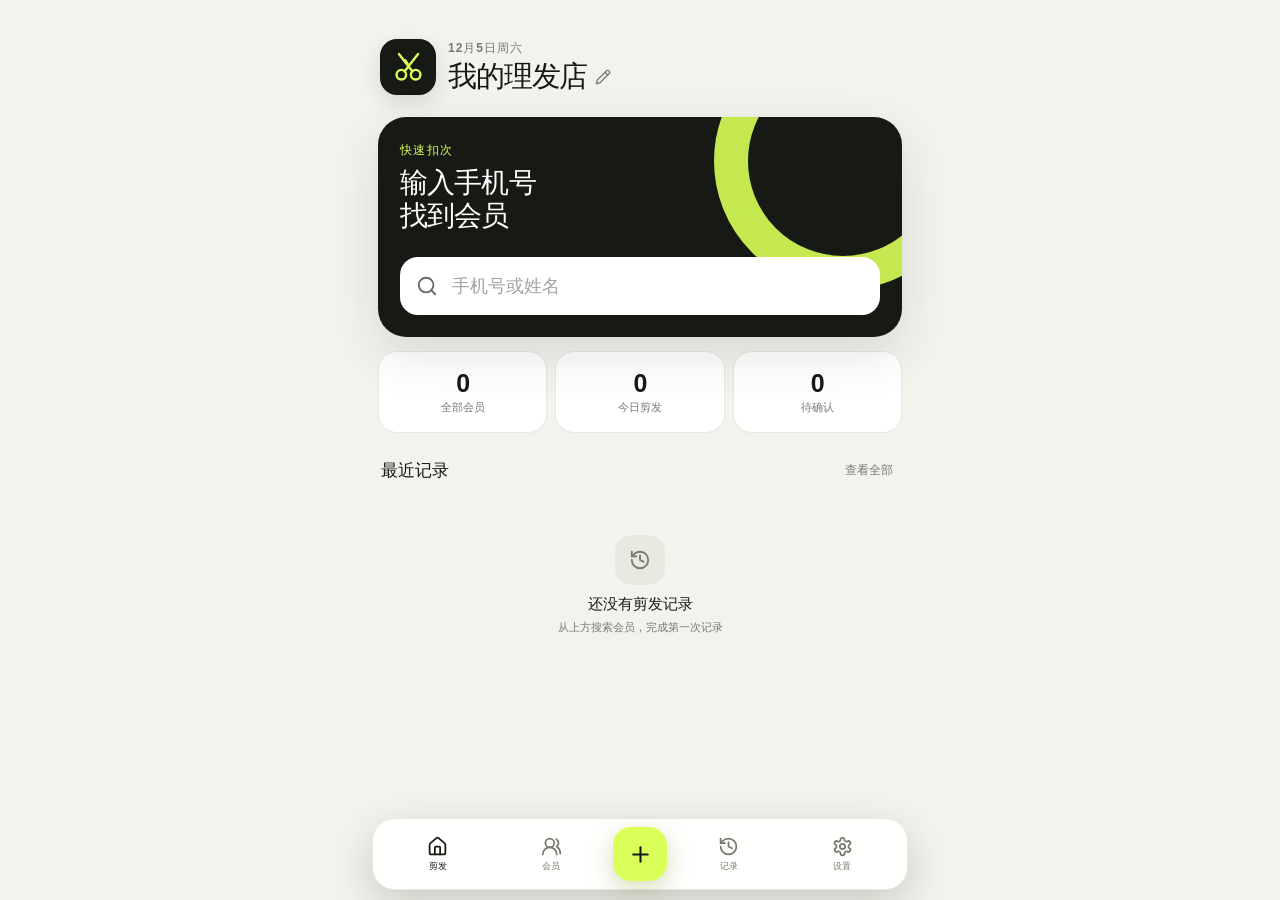
<file: index.html>
<!doctype html>
<html lang="zh-CN">
  <head>
    <meta charset="UTF-8" />
    <meta name="viewport" content="width=device-width, initial-scale=1.0, viewport-fit=cover" />
    <meta name="theme-color" content="#f5f5f0" />
    <meta name="apple-mobile-web-app-capable" content="yes" />
    <meta name="apple-mobile-web-app-status-bar-style" content="default" />
    <meta name="apple-mobile-web-app-title" content="剪发本" />
    <title>剪发本</title>
    <script type="module" crossorigin src="/assets/index-BaWgndkX.js"></script>
    <link rel="stylesheet" crossorigin href="/assets/index-CJ-c_DaQ.css">
  <link rel="manifest" href="/manifest.webmanifest"></head>
  <body>
    <div id="root"></div>
  </body>
</html>
</file>
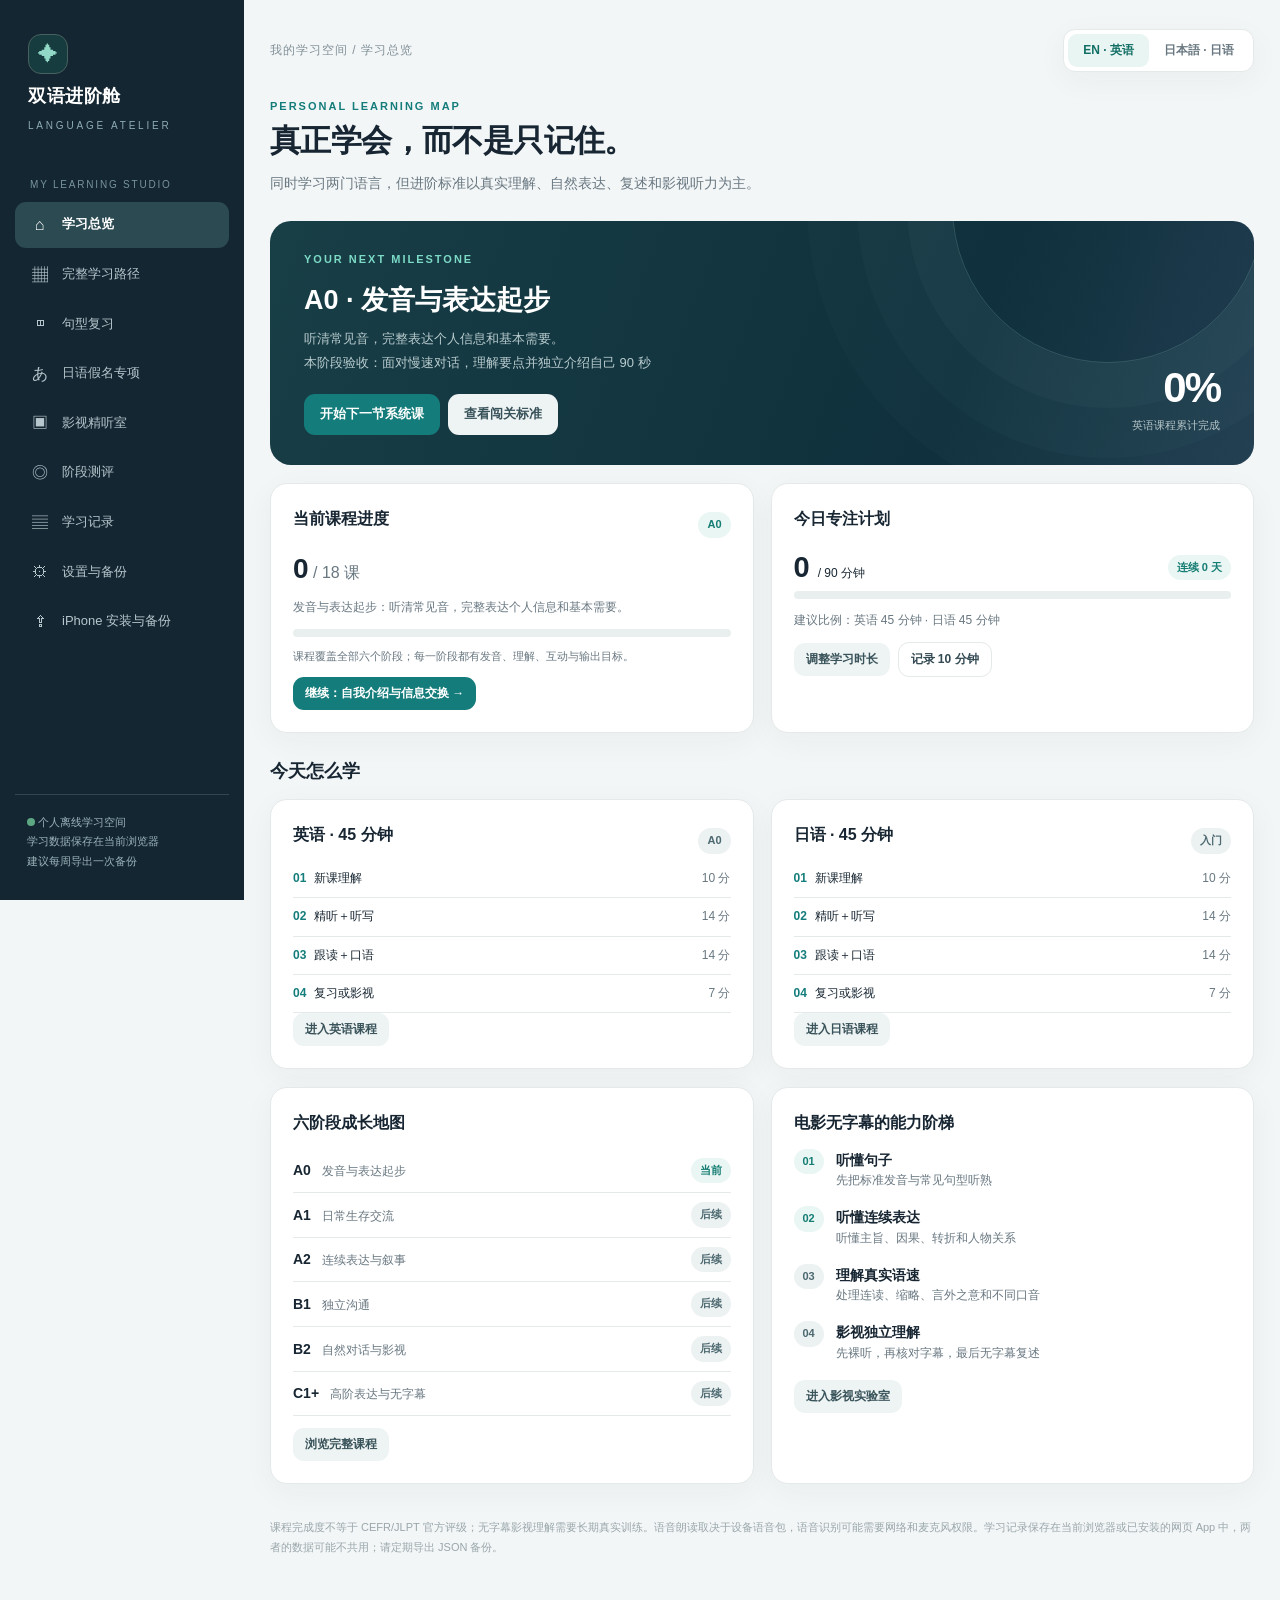
<file: bilingual-studio/index.html>
<!doctype html>
<html lang="zh-CN">
<head>
<meta charset="utf-8"><meta name="viewport" content="width=device-width,initial-scale=1,viewport-fit=cover">
<meta name="theme-color" content="#f4f7f6"><meta name="apple-mobile-web-app-capable" content="yes"><meta name="apple-mobile-web-app-status-bar-style" content="default"><meta name="apple-mobile-web-app-title" content="双语进阶舱">
<meta name="format-detection" content="telephone=no"><meta name="color-scheme" content="light"><meta name="mobile-web-app-capable" content="yes"><meta name="description" content="个人英语日语系统学习工具：完整学习路径、听力、口语、影视精听与复习。">
<title>双语进阶舱 · iPhone 双语学习系统</title>
<style>
:root{--bg:#f3f6f7;--panel:#fff;--ink:#172632;--muted:#687780;--line:#e4e9e9;--teal:#147d7b;--teal-light:#e9f6f3;--orange:#df8a43;--orange-light:#fff3e8;--nav:#142632;--radius:17px;--shadow:0 8px 32px rgba(17,41,51,.045)}
*{box-sizing:border-box}body{margin:0;background:var(--bg);font-family:Inter,"Noto Sans SC","Microsoft Yahei","PingFang SC",Arial,sans-serif;color:var(--ink);font-size:14px;line-height:1.6}button,input,textarea,select{font:inherit}button{cursor:pointer}a{color:var(--teal);text-decoration:none}a:hover{text-decoration:underline}
.shell{display:flex;min-height:100vh}.sidebar{width:244px;background:var(--nav);color:#c1cdd1;flex-shrink:0;position:sticky;top:0;height:100vh;display:flex;flex-direction:column;padding:26px 15px}.brand{padding:8px 13px 27px}.brand-icon{display:inline-flex;width:40px;height:40px;border:1px solid #48615e;background:#173c40;border-radius:13px;align-items:center;justify-content:center;font-size:20px;color:#91d9c6}.brand h1{font-size:18px;line-height:1.2;color:white;margin:12px 0 5px;font-weight:750;letter-spacing:.5px}.brand small{font-size:10px;letter-spacing:2.8px;color:#8fadb4}.nav-label{font-size:10px;letter-spacing:1.8px;padding:15px 15px 7px;color:#77939e}.navbtn{display:flex;width:100%;align-items:center;gap:11px;border:0;border-radius:11px;background:transparent;color:#b7c6cd;text-align:left;padding:10px 13px;margin:2px 0;font-size:13px}.navbtn:hover{background:#203947;color:white}.navbtn.active{background:#2b4a51;color:white;font-weight:700}.navbtn .ico{display:inline-flex;font-size:16px;width:23px;justify-content:center}.sidebar-foot{margin-top:auto;border-top:1px solid #324652;padding:18px 12px 2px;font-size:11px;color:#9ab3ba;line-height:1.8}
.main{min-width:0;flex:1;padding:29px max(26px,calc((100vw - 1460px)/2)) 80px}.topbar{display:flex;align-items:center;justify-content:space-between;gap:14px;margin-bottom:26px}.breadcrumb{font-size:12px;color:#819098;letter-spacing:1px}.switcher{display:flex;background:white;border:1px solid var(--line);border-radius:12px;padding:4px;box-shadow:var(--shadow)}.switcher button{border:none;border-radius:9px;background:transparent;padding:7px 15px;color:var(--muted);font-weight:700;font-size:12px}.switcher button.selected.en{background:#e9f5f2;color:#126f65}.switcher button.selected.ja{background:#fff0e5;color:#b75e22}
.eyebrow{font-size:11px;letter-spacing:2px;text-transform:uppercase;color:var(--teal);font-weight:800}.headline{font-size:31px;line-height:1.3;letter-spacing:-.6px;margin:5px 0 9px;font-weight:800}.lead{font-size:14px;color:var(--muted);line-height:1.9;max-width:800px;margin:0 0 24px}.hero{border-radius:21px;background:linear-gradient(110deg,#183e46,#0f303c 70%,#213d51);color:white;padding:30px 34px;min-height:224px;position:relative;overflow:hidden;display:flex;justify-content:space-between;gap:22px}.hero:before{content:'';position:absolute;width:310px;height:310px;right:-10px;top:-170px;border:1px solid #608b8d66;border-radius:100%;box-shadow:0 0 0 45px #789ba20d,0 0 0 95px #789ba209,0 0 0 145px #789ba206}.hero>*{position:relative}.hero .eyebrow{color:#7cdac6}.hero h2{font-size:27px;margin:14px 0 8px;line-height:1.35}.hero p{color:#b9cccf;margin:0;max-width:590px;font-size:13px;line-height:1.85}.hero-side{min-width:178px;display:flex;flex-direction:column;align-items:flex-end;justify-content:flex-end;gap:8px}.hero-num{font-size:42px;font-weight:800;letter-spacing:-2px;line-height:1}.hero-side small{font-size:11px;color:#b5c5c7}
.btn{border:0;border-radius:11px;padding:10px 16px;background:var(--teal);color:white;font-size:13px;font-weight:700;display:inline-flex;align-items:center;justify-content:center;gap:8px;min-height:40px}.btn:hover{filter:brightness(.95)}.btn.secondary{background:#eef3f3;color:#39535a}.btn.outline{border:1px solid var(--line);background:white;color:#344a53}.btn.orange{background:var(--orange)}.btn.small{padding:7px 12px;min-height:32px;font-size:12px}.btn:disabled{opacity:.45;cursor:not-allowed}.btn-row{display:flex;gap:8px;align-items:center;flex-wrap:wrap}.card{background:var(--panel);border:1px solid var(--line);border-radius:var(--radius);padding:22px;box-shadow:var(--shadow)}.card h3{margin:0 0 13px;font-size:16px}.card h4{margin:0 0 8px;font-size:14px}.grid-2{display:grid;grid-template-columns:1fr 1fr;gap:17px}.grid-3{display:grid;grid-template-columns:repeat(3,minmax(0,1fr));gap:17px}.grid-4{display:grid;grid-template-columns:repeat(4,minmax(0,1fr));gap:17px}.stack{display:flex;flex-direction:column;gap:16px}.sp-top{margin-top:18px}.sp-bottom{margin-bottom:18px}.muted{color:var(--muted)}.small{font-size:12px}.tiny{font-size:11px}.strong{font-weight:700}.pill{display:inline-flex;align-items:center;padding:4px 9px;border-radius:999px;background:#ecf1f2;color:#4c6970;font-size:11px;font-weight:700}.pill.teal{background:var(--teal-light);color:#157d73}.pill.orange{background:var(--orange-light);color:#b8682d}.tagline{display:flex;gap:6px;flex-wrap:wrap}.tag{background:#f3f6f6;color:#5e747b;padding:5px 8px;border-radius:7px;font-size:11px}.row{display:flex;align-items:center;justify-content:space-between;gap:12px}.progress{width:100%;background:#e9efee;height:8px;border-radius:99px;overflow:hidden}.progress span{display:block;height:100%;background:linear-gradient(90deg,#168a80,#77bd9e);border-radius:99px}.muted-box{background:#f5f8f8;border:1px solid #edf0f0;border-radius:12px;padding:15px}.metric{font-size:28px;font-weight:800;line-height:1.2;margin-top:8px}.rule{border:0;border-top:1px solid var(--line);margin:16px 0}.course-road{display:grid;gap:13px}.level{display:flex;gap:16px;border:1px solid var(--line);background:white;border-radius:16px;padding:19px 20px}.level-num{border-radius:12px;width:57px;height:57px;display:flex;align-items:center;justify-content:center;font-weight:900;color:#176e6a;background:#e3f3ee;flex-shrink:0;font-size:16px;text-align:center;line-height:1.1}.level.ja .level-num{background:#fff1e5;color:#af6329}.level-content{flex:1;min-width:0}.lesson-list{display:grid;grid-template-columns:repeat(3,minmax(0,1fr));gap:9px;margin-top:13px}.lesson-tile{border:1px solid var(--line);border-radius:11px;background:#fff;padding:12px;text-align:left;min-height:77px}.lesson-tile:hover{border-color:#8ab8ae;background:#f9fffd}.lesson-tile.done{background:#f2faf6}.tile-name{display:block;font-weight:700;font-size:12px;margin:3px 0}.lesson-tile small{color:#8a9ca1}.accent-line{height:3px;background:linear-gradient(90deg,#208d7f,#d5e5d7);border-radius:6px;width:56px;margin:14px 0}.section-title{font-size:18px;font-weight:800;margin:24px 0 13px}.steps{display:flex;gap:7px;flex-wrap:wrap;margin:0 0 18px}.step{border:1px solid var(--line);background:white;color:#65777d;border-radius:11px;padding:10px 15px;font-weight:700;font-size:12px}.step.active{color:white;background:#1e7e78;border-color:#1e7e78}.lesson-area{max-width:1050px}.dialogue{display:flex;flex-direction:column;gap:9px}.utterance{border:1px solid #e6ecec;border-radius:12px;padding:12px 14px;background:#fff}.utterance:nth-child(even){background:#f8fbfa}.utterance .original{font-size:15px;line-height:1.8;font-weight:650}.utterance .translation{font-size:12px;color:#809196;margin-top:4px}.speaker{font-size:10px;letter-spacing:1px;color:#839296;font-weight:800;margin-bottom:4px}.input,.select,.textarea{width:100%;border:1px solid #dce5e4;background:#fff;border-radius:10px;padding:11px 12px;color:#26383e;outline:none}.input:focus,.textarea:focus,.select:focus{border-color:#51aaa0;box-shadow:0 0 0 3px #48b3a220}.textarea{min-height:115px;resize:vertical}.hint{border-left:3px solid #61b9a8;background:#f0faf7;padding:11px 14px;color:#386e65;border-radius:0 9px 9px 0;font-size:12px}.label{font-weight:750;font-size:12px;display:block;margin:11px 0 5px;color:#38535b}.option{display:block;width:100%;text-align:left;border:1px solid #dfe7e7;border-radius:10px;background:#fff;margin:7px 0;padding:12px;font-size:13px}.option:hover{border-color:var(--teal)}.option.good{border-color:#71bea3;background:#ecf8f1}.option.bad{border-color:#d58a73;background:#fff2eb}.check{font-size:12px;line-height:1.8;padding:10px 12px;border-radius:10px;margin-top:9px}.check.good{background:#e9f7ef;color:#24674b}.check.bad{background:#fff3ed;color:#985b32}.review-face{display:flex;align-items:center;justify-content:center;text-align:center;min-height:170px;padding:24px;background:#f4f9f8;border-radius:15px;font-size:25px;line-height:1.6;font-weight:650;white-space:pre-wrap;word-break:break-word}.review-answer{font-size:16px;background:#fff7ef;min-height:64px;padding:16px;border-radius:11px;text-align:center}.film-wrap{position:relative;background:#131f27;border-radius:14px;overflow:hidden;aspect-ratio:16/9;max-width:780px}.film-wrap video{height:100%;width:100%;object-fit:contain}.film-sub{position:absolute;bottom:42px;left:4%;right:4%;color:white;text-align:center;text-shadow:0 2px 8px #000,0 1px 4px #000;font-size:19px;font-weight:700;pointer-events:none;white-space:pre-wrap}.subtitle-list{max-height:260px;overflow:auto;border:1px solid var(--line);border-radius:11px}.cue{padding:10px 12px;border-bottom:1px solid var(--line);display:flex;gap:12px;cursor:pointer}.cue:hover,.cue.current{background:#ebf6f3}.cue-time{width:72px;flex-shrink:0;color:#7e9399;font-size:11px}.k-grid{display:grid;grid-template-columns:repeat(10,minmax(0,1fr));gap:6px}.kana{background:white;border:1px solid #e0e7e6;border-radius:10px;padding:10px 4px;text-align:center}.kana b{font-size:21px;display:block}.kana small{font-size:10px;color:#95a3a8}.kana:hover{border-color:#3a9b90}.barrow{margin:9px 0}.barrow .row{margin-bottom:5px}.stat-list{display:flex;gap:10px;flex-wrap:wrap}.stat-chip{border:1px solid var(--line);border-radius:11px;background:white;padding:12px 17px;min-width:120px}.stat-chip b{display:block;font-size:23px}.split-note{border-radius:13px;background:#eef5f4;padding:16px;margin:12px 0}.status-dot{width:8px;height:8px;background:#5da883;border-radius:50%;display:inline-block}.checkitem{display:flex;gap:10px;padding:10px;border-bottom:1px solid #edf1f1;align-items:center}.checkitem input{accent-color:#258c82}.kanji-note{border-left:3px solid #e3a46d;padding:10px 13px;background:#fff8f1;margin:8px 0;border-radius:0 8px 8px 0;font-size:12px}.footer-note{margin-top:34px;color:#99a6aa;font-size:11px;line-height:1.8}#toast{position:fixed;bottom:27px;right:27px;background:#183b40;color:white;padding:11px 16px;border-radius:11px;box-shadow:0 7px 26px #14273333;opacity:0;pointer-events:none;transition:.25s;z-index:60;font-size:12px}#toast.show{opacity:1}.hide{display:none!important}
@media(max-width:1050px){.sidebar{width:205px}.main{padding:24px 20px 70px}.grid-3{grid-template-columns:1fr 1fr}.lesson-list{grid-template-columns:1fr 1fr}.grid-4{grid-template-columns:repeat(2,1fr)}}
/* MOBILE FIRST EXPERIENCE */
.mobile-head,.mobile-dock,.mobile-menu-backdrop{display:none}
@media(max-width:800px){
  :root{--bg:#f4f7f6;--radius:19px;--shadow:0 5px 24px rgba(14,58,59,.035)}
  html{scroll-behavior:auto;-webkit-text-size-adjust:100%}
  body{font-size:14px;background:var(--bg);overscroll-behavior-y:contain}
  button,.btn,.option,.lesson-tile,.kana{touch-action:manipulation;-webkit-tap-highlight-color:transparent}
  .shell{display:block;min-height:100dvh}.sidebar{display:none!important}
  .mobile-head{display:flex;align-items:center;justify-content:space-between;position:sticky;top:0;z-index:25;background:rgba(255,255,255,.98);backdrop-filter:blur(20px);border-bottom:1px solid #e5edeb;padding:11px 17px;min-height:64px;gap:12px}
  .mh-brand{display:flex;align-items:center;gap:10px;min-width:0}.mh-icon{width:39px;height:39px;background:#143c42;color:#a7e4d4;display:grid;place-items:center;font-size:20px;border-radius:12px;flex:none}
  .mh-copy{min-width:0;line-height:1.28}.mh-name{font-size:15px;font-weight:850;color:#163139;letter-spacing:.4px}.mh-caption{color:#889d9f;font-weight:650;font-size:10px;letter-spacing:.8px;margin-top:3px}
  .mh-menu{background:#eef5f3;border:1px solid #e2ebea;color:#28515a;padding:7px 12px;border-radius:11px;min-height:39px;font-size:12px;font-weight:750;flex:none}
  .main{padding:16px 15px calc(118px + env(safe-area-inset-bottom));max-width:650px;margin:0 auto;min-height:calc(100dvh - 120px)}
  .topbar{margin:0 0 17px;display:block}.breadcrumb{display:none}.switcher{display:grid;grid-template-columns:1fr 1fr;width:100%;padding:4px;background:#fff;box-shadow:none;border-radius:13px}
  .switcher button{padding:10px 8px;min-height:42px;font-size:13px;border-radius:9px}
  .headline{font-size:25px;line-height:1.35;letter-spacing:-.35px;margin:5px 0 8px}
  .eyebrow{font-size:10px;letter-spacing:1.65px}.lead{font-size:13px;line-height:1.8;margin-bottom:19px}
  .hero{padding:22px 20px;min-height:unset;border-radius:20px;gap:0}.hero h2{font-size:23px;margin:10px 0 9px}.hero p{font-size:12.5px}.hero-side{display:none}
  .hero .btn-row{margin-top:17px!important}.hero .btn{width:100%}
  .card{padding:18px 16px;border-radius:17px}.card h3{font-size:16px;line-height:1.45}
  .grid-2,.grid-3,.grid-4{grid-template-columns:minmax(0,1fr);gap:12px}.stack{gap:12px}.sp-top{margin-top:13px}.section-title{font-size:17px;margin:22px 0 12px}
  .btn{padding:11px 15px;min-height:44px;border-radius:11px;font-size:13px}.btn.small{padding:9px 11px;min-height:42px;font-size:12px}
  .btn-row{gap:8px}.btn-row>*{max-width:100%}
  .row{gap:9px}.row>div{min-width:0}.row span{overflow-wrap:anywhere}
  .level{padding:17px 14px;gap:12px;display:block;border-radius:17px}.level-num{height:37px;width:57px;font-size:13px;border-radius:9px;float:left;margin:0 11px 8px 0}
  .level-content{display:flow-root}.level-content>.row:first-child{align-items:flex-start}.level-content>.row:first-child>div{flex:1;min-width:0}
  .lesson-list{grid-template-columns:repeat(2,minmax(0,1fr));gap:9px;clear:both}.lesson-tile{min-height:97px;padding:12px 11px;border-radius:12px}.lesson-tile .tile-name{font-size:13px;line-height:1.45;margin:5px 0}
  .steps{display:flex;gap:8px;flex-wrap:nowrap;overflow:auto;scroll-snap-type:x proximity;scrollbar-width:none;padding:3px 1px 8px;margin-bottom:13px;margin-right:-15px;padding-right:15px;-webkit-overflow-scrolling:touch}
  .steps::-webkit-scrollbar{display:none}.step{flex:0 0 auto;min-height:45px;padding:10px 14px;scroll-snap-align:start;font-size:13px}
  .lesson-area{width:100%;max-width:100%}.utterance{padding:13px 12px}.utterance .original{font-size:16px;line-height:1.65}
  .input,.select,.textarea{font-size:16px!important;line-height:1.45;min-height:46px}.textarea{min-height:128px}.option{padding:14px 12px;min-height:48px;font-size:14px}
  .review-face{font-size:22px;min-height:160px;padding:16px}.k-grid{grid-template-columns:repeat(5,minmax(0,1fr));gap:7px}.kana{min-height:65px;padding:8px 2px}.kana b{font-size:22px}
  .film-wrap{border-radius:13px;width:100%}.film-sub{font-size:14px;bottom:35px;line-height:1.45}.cue{min-height:53px;align-items:start}.cue-time{width:59px}
  .stat-chip{min-width:0;flex:1}.footer-note{font-size:10.5px;line-height:1.9;margin-top:26px}
  .mobile-dock{display:grid;grid-template-columns:repeat(5,minmax(0,1fr));position:fixed;z-index:30;bottom:0;left:0;right:0;background:rgba(255,255,255,.98);backdrop-filter:blur(20px);border-top:1px solid #e0e9e7;padding:8px 8px calc(7px + env(safe-area-inset-bottom));box-shadow:0 -10px 30px #20494310}
  .md-btn{appearance:none;border:0;background:transparent;display:flex;flex-direction:column;align-items:center;justify-content:center;gap:4px;min-height:49px;color:#7a9095;font-weight:750;font-size:10px;border-radius:11px;padding:3px 1px}
  .md-btn svg{width:21px;height:21px;stroke-width:1.85;stroke:currentColor;fill:none;stroke-linecap:round;stroke-linejoin:round}
  .md-btn.active{background:#eaf5f1;color:#17786f}.md-btn:active{background:#dcece7}
  .mobile-menu-backdrop{position:fixed;inset:0;z-index:41;background:rgba(15,35,41,.44);align-items:flex-end;justify-content:center;padding-top:40px}.mobile-menu-backdrop.opened{display:flex}
  .mobile-menu-sheet{background:#fff;width:100%;max-width:650px;border-radius:24px 24px 0 0;padding:18px 18px calc(20px + env(safe-area-inset-bottom));box-shadow:0 -15px 65px #10252c33;max-height:90dvh;overflow:auto}
  .menu-grip{height:5px;width:44px;background:#dae7e3;margin:0 auto 17px;border-radius:3px}
  .mobile-menu-sheet h3{font-size:19px;margin:0 0 6px}.mobile-menu-sheet p{font-size:12px;color:#778c8f;margin:0 0 16px}
  .mm-grid{display:grid;grid-template-columns:1fr 1fr;gap:10px}.mm-grid button{min-height:72px;text-align:left;border:1px solid #e4ecea;background:#f8faf9;color:#213e45;border-radius:13px;padding:12px;font-size:13px;font-weight:760}
  .mm-grid button span{display:block;font-size:21px;color:#328b80;line-height:1.5}
  .mm-close{border:0;background:#e9f2ef;border-radius:12px;min-height:44px;width:100%;margin-top:14px;color:#24474e;font-weight:750}
  #toast{bottom:calc(84px + env(safe-area-inset-bottom));right:14px;left:14px;text-align:center;max-width:550px;margin:auto;font-size:12px}
}
@media(max-width:350px){.main{padding-left:12px;padding-right:12px}.lesson-list{grid-template-columns:1fr}.headline{font-size:22px}.card{padding:16px 12px}.mm-grid{gap:7px}}
@media(min-width:801px){.mobile-menu-backdrop,.mobile-head,.mobile-dock{display:none!important}}

/* iPhone notch, home indicator, Safari keyboard and installation help */
@media(max-width:800px){
  .mobile-head{padding-top:calc(11px + env(safe-area-inset-top,0px));padding-left:max(17px,env(safe-area-inset-left,0px));padding-right:max(17px,env(safe-area-inset-right,0px))}
  .mobile-dock{padding-left:max(8px,env(safe-area-inset-left,0px));padding-right:max(8px,env(safe-area-inset-right,0px));padding-bottom:calc(9px + env(safe-area-inset-bottom,0px))}
  .main{padding-bottom:calc(100px + env(safe-area-inset-bottom,0px))}
  html,body{overflow-x:hidden} .mobile-head,.mobile-dock{isolation:isolate}
  .lesson-area,.card,.muted-box,.hint,.utterance{min-width:0;overflow-wrap:anywhere}
  textarea,input,select{font-size:16px!important}
  input[type=file]{max-width:100%;min-width:0}
  button:focus-visible,[role=button]:focus-visible{outline:3px solid #98cab8;outline-offset:2px}
  body.iphone-keyboard .mobile-dock{display:none}
  body.iphone-keyboard .main{padding-bottom:35px}
  .install-banner{background:linear-gradient(120deg,#e9f7f2,#f5fbf8);border:1px solid #b9dfd5;border-radius:16px;padding:14px 15px;margin:0 0 15px}
  .install-banner b{font-size:14px;color:#165953}.install-banner p{font-size:12px;color:#5d7c7a;margin:4px 0 11px}
  .ios-step{display:flex;align-items:flex-start;gap:13px;margin:12px 0;background:#fff;border:1px solid #e2ece8;border-radius:14px;padding:14px}
  .ios-step .count{display:grid;place-items:center;flex:0 0 31px;width:31px;height:31px;border-radius:10px;background:#e7f5f1;color:#176f65;font-weight:900}
  .ios-step b{display:block;font-size:14px;line-height:1.6}.ios-step p{font-size:12px;color:#718388;margin:3px 0 0;line-height:1.7}
  .ios-kicker{border-radius:14px;padding:13px 14px;font-size:12px;line-height:1.75;margin:12px 0;background:#e9f5f0;color:#326b61}
  .ios-pill{display:inline-block;border-radius:99px;padding:5px 10px;font-size:11px;font-weight:800;background:#e7f4ee;color:#276b61}
  .ios-pill.warn{background:#fff4e6;color:#b16f35}
  .ios-panel{background:#fff;border:1px solid #e1eae8;border-radius:19px;padding:19px 16px;margin-bottom:14px}
  .ios-panel h3{margin:0 0 9px;font-size:16px}.ios-panel p{color:#6c8085;font-size:12px;line-height:1.8}
  .install-banner .btn{width:100%}
  .ios-actions{display:flex;gap:9px;flex-wrap:wrap}.ios-actions>*{flex:1}
}
@media(min-width:801px){.install-banner{background:#e9f7f2;border:1px solid #b9dfd5;border-radius:15px;padding:15px;margin-bottom:16px}}
@media(orientation:landscape) and (max-height:520px){.mobile-head{position:relative}.mobile-dock{padding-bottom:4px}.main{padding-bottom:85px}}
</style>
<link rel="manifest" href="./manifest.webmanifest"><link rel="icon" type="image/svg+xml" href="./icon.svg"></head>
<body><div id="root"></div><div id="toast"></div>
<script id="curriculum" type="application/json">{"levels":{"en":[{"code":"A0","label":"发音与表达起步","goal":"听清常见音，完整表达个人信息和基本需要。","skills":["拼读与重音","be / have / can","陈述与问句","日常固定搭配"],"exit":"面对慢速对话，理解要点并独立介绍自己 90 秒"},{"code":"A1","label":"日常生存交流","goal":"能处理购物、问路、预约、吃饭等高频场景。","skills":["一般现在与过去","提问与回答","可数与不可数","发音连读初识"],"exit":"完成 5 分钟有来有往的日常情境对话"},{"code":"A2","label":"连续表达与叙事","goal":"描述经历、计划和理由，理解清楚的日常对话。","skills":["过去/将来与进行体","比较与条件句","现在完成时","段落组织"],"exit":"复述一段 2 分钟慢速材料并说出自己的观点"},{"code":"B1","label":"独立沟通","goal":"适应标准语速，讨论工作、兴趣及陌生生活问题。","skills":["从句与时态组合","观点与论证","连接与省音","转述/解释"],"exit":"看 5 分钟真实访谈，准确抓主旨并持续交流 10 分钟"},{"code":"B2","label":"自然对话与影视","goal":"理解隐含态度、自然语速和常见俚语；表达逻辑清楚。","skills":["语用与语气","习语/搭配","弱读与吞音","争论与反驳"],"exit":"观看 10 分钟熟悉题材节目，基本不看字幕概述情节"},{"code":"C1+","label":"高阶表达与无字幕","goal":"适应不同口音、复杂叙事和双关；独立理解多数影视内容。","skills":["言外之意与文化语境","隐喻与幽默","方言/口音","深度评论"],"exit":"无字幕观看长片，正确概述人物动机、潜台词与主要细节"}],"ja":[{"code":"入门","label":"五十音与语音","goal":"熟悉假名、节拍、长短音、促音、声调意识与基本句型。","skills":["平片假名","助词 は / か","です / ます","长音促音与拨音"],"exit":"识读常见假名并完成 1 分钟日语自我介绍"},{"code":"N5/A1","label":"基础生活会话","goal":"表达需求、喜好、位置、时间，理解简短日常对话。","skills":["助词 に/で/を","形容词与动词活用","て形入门","数字量词"],"exit":"完成问路、点餐、购物等情景对话"},{"code":"N4/A2","label":"经历与计划","goal":"能解释原因、表达希望、讲述过去与将来。","skills":["普通形","と思う / から","可能与意向","たことがある"],"exit":"用日语连续讲述 2 分钟日常事件"},{"code":"N3/B1","label":"独立交流","goal":"理解标准语速中大部分核心信息，能展开意见交流。","skills":["条件与被动","授受与敬语基础","言い換え","段落与主旨"],"exit":"听懂中速对话要点并持续交谈 8 分钟"},{"code":"N2/B2","label":"自然日语与媒体","goal":"理解语气、委婉表达、主流媒体和影视的核心情节。","skills":["书面与口语差异","推量与话语功能","省略表达","影视常见口头语"],"exit":"无字幕理解熟悉主题视频的大意与人物关系"},{"code":"N1+/C1","label":"高阶理解与无字幕","goal":"适应快速对白、文化暗示、角色语言与复杂观点。","skills":["隐含态度与反讽","正式辩论","省略与方言","篇章分析"],"exit":"无字幕看整部电影，准确解释动机、立场和细节"}]},"lessons":[{"id":"en-0-1","lang":"en","level":0,"title":"自我介绍与信息交换","grammar":"I am / I live / I work","explain":"用 I am 说身份、用 I live 说居住地。问句 What do you do? 是询问职业，重读信息词。","goal":"不看文字，能介绍身份、城市和自己的学习目的。","dialogue":[{"t":"Hi, I’m Alex. What’s your name?","zh":"你好，我叫亚历克斯。你叫什么？"},{"t":"I’m Lin. Nice to meet you.","zh":"我叫林。很高兴认识你。"},{"t":"Nice to meet you too. Where do you live?","zh":"我也很高兴认识你。你住在哪里？"},{"t":"I live in Tokyo, and I’m learning English.","zh":"我住在东京，正在学英语。"}],"quiz":"Where does Lin live?","options":["In London","In Tokyo","In New York"],"answer":1,"speaking":"介绍你的姓名、所在地、学习目标，并向对方提一个问题。","writing":"用 4 句英语写自我介绍，并加上一句为什么学英语。","model":"I live in Tokyo. I work in design. I’m learning English because I want to enjoy films without subtitles.","reading":"先听三遍，抓姓名、城市、目的；再跟读并注意 I’m 的缩读。"},{"id":"en-0-2","lang":"en","level":0,"title":"听懂并提出请求","grammar":"Can I / Could you / Please","explain":"Can I 用于请求许可；Could you 通常更礼貌。听清 can 与 can’t 的重音区别。","goal":"能礼貌求助、听懂肯定和否定答复。","dialogue":[{"t":"Excuse me, could you help me?","zh":"打扰一下，可以帮我吗？"},{"t":"Of course. What do you need?","zh":"当然，你需要什么？"},{"t":"Can you say that again more slowly?","zh":"你能再慢一点说一遍吗？"},{"t":"Sure. I’ll speak more slowly.","zh":"当然，我会说慢一点。"}],"quiz":"What does the speaker ask for?","options":["A seat","Slower speech","A ticket"],"answer":1,"speaking":"向陌生人求助，请他放慢语速，并礼貌道谢。","writing":"用英语写一条向同事礼貌求助的消息。","model":"Could you explain this part again, please? I didn’t catch the last sentence.","reading":"留意 could you 连读时的弱化，不用逐字拆开理解。"},{"id":"en-0-3","lang":"en","level":0,"title":"时间、地点和计划","grammar":"There is / at / on","explain":"There is 表示存在，at 用于具体时间，on 用于星期/日期；先把时间放入一句完整表达。","goal":"能够确认会面时间与地点。","dialogue":[{"t":"Is there a café near the station?","zh":"车站附近有咖啡馆吗？"},{"t":"Yes, there’s one across the street.","zh":"有，街对面就有一家。"},{"t":"Great. Can we meet there at six?","zh":"太好了，我们六点在那里见面可以吗？"},{"t":"Six works for me. See you there!","zh":"六点我可以，到时候见！"}],"quiz":"When will they meet?","options":["At five","At six","At seven"],"answer":1,"speaking":"改约成周末下午三点，说明会面地点。","writing":"写三句包含时间、地点和计划的英文。","model":"Let’s meet outside the library at three on Saturday.","reading":"听数字时不要猜，反复确认具体时间与地点。"},{"id":"en-1-1","lang":"en","level":1,"title":"餐厅点餐与追问","grammar":"I’d like / Would you like / anything else","explain":"I’d like 比 I want 更自然礼貌。点餐之后练习针对食材、价格和推荐追问。","goal":"无需中文，能点餐并确认细节。","dialogue":[{"t":"Are you ready to order?","zh":"您准备好点餐了吗？"},{"t":"Yes, I’d like the chicken sandwich, please.","zh":"是的，我想要鸡肉三明治。"},{"t":"Would you like anything to drink?","zh":"您还想喝点什么吗？"},{"t":"Just water, thanks. Does the sandwich come with salad?","zh":"水就好，谢谢。三明治配沙拉吗？"}],"quiz":"What drink does the customer choose?","options":["Coffee","Water","Orange juice"],"answer":1,"speaking":"你对坚果过敏。向服务员点餐并询问菜品是否含坚果。","writing":"写一段 4 轮餐厅对话，包括一次追问。","model":"I’d like the soup, please. Does it contain any nuts?","reading":"先不看文本，辨识点餐、追问、确认三个功能。"},{"id":"en-1-2","lang":"en","level":1,"title":"问路与位置说明","grammar":"Go straight / turn left / next to","explain":"方向词需要在连贯句子里理解；next to / across from / between 表示相对位置。","goal":"能问路、理解三步以内的方向说明。","dialogue":[{"t":"Excuse me, how do I get to the museum?","zh":"请问博物馆怎么走？"},{"t":"Go straight for two blocks, then turn left.","zh":"直走两个街区，然后左转。"},{"t":"Is it far from here?","zh":"离这里远吗？"},{"t":"Not really. It’s next to the city library.","zh":"不算远，就在市图书馆旁边。"}],"quiz":"What is next to the museum?","options":["A hospital","A library","A cinema"],"answer":1,"speaking":"从地铁站向游客介绍去你熟悉的一家商店的路线。","writing":"写出三步路线，包含一个方位介词。","model":"Go past the bank, turn right, and you’ll see it across from the park.","reading":"听懂指路时在脑中形成地图，减少逐词翻译。"},{"id":"en-1-3","lang":"en","level":1,"title":"安排与取消预约","grammar":"Present simple for schedules / Can we…?","explain":"用 Can we move... 或 Would it be possible to... 礼貌改时间；注意口语里的 works for me。","goal":"能打电话预约、改约、确认。","dialogue":[{"t":"Hi, I’m calling about my appointment on Friday.","zh":"你好，我打电话询问周五的预约。"},{"t":"Sure. Do you need to change it?","zh":"好的，您需要改时间吗？"},{"t":"Yes, could we move it to Monday morning?","zh":"是的，可以改到周一早上吗？"},{"t":"Monday at ten is available. Does that work?","zh":"周一十点有空。您方便吗？"}],"quiz":"What new time is available?","options":["Monday at ten","Friday at ten","Sunday at nine"],"answer":0,"speaking":"给理发店打电话，将明天下午的预约改到后天上午。","writing":"写一条确认新预约时间的信息。","model":"Thank you for moving my appointment. Monday at ten works perfectly.","reading":"注意提问语调和数字、日期中的重音。"},{"id":"en-2-1","lang":"en","level":2,"title":"经历、故事与时间顺序","grammar":"Past simple / first / then / eventually","explain":"叙述完整事件时用 first, then, eventually；区分主要事件与补充细节。","goal":"能用至少六句讲一件已经发生的事。","dialogue":[{"t":"How was your trip to Kyoto?","zh":"你的京都之行怎么样？"},{"t":"Amazing. We visited a temple and got lost on the way back.","zh":"非常棒。我们去了寺庙，回来路上迷路了。"},{"t":"Oh no! What happened next?","zh":"天哪！后来呢？"},{"t":"A local showed us the way, and we made it to the station.","zh":"一位当地人给我们指路，我们最后到达车站。"}],"quiz":"Who helped the travelers?","options":["A hotel manager","A local person","A taxi driver"],"answer":1,"speaking":"讲述最近一次意料之外的小事，说清开始、转折和结果。","writing":"写 80 个英文词描述一段旅行或一次意外。","model":"First, we took the wrong train. Then, a helpful stranger explained the route. Eventually, we arrived on time.","reading":"重点捕捉过去时的动词和 What happened next? 所暗示的事件顺序。"},{"id":"en-2-2","lang":"en","level":2,"title":"计划、选择与理由","grammar":"going to / because / if","explain":"把观点、原因与条件连接起来，避免用孤立的短句堆砌。","goal":"能解释选择和未来计划。","dialogue":[{"t":"Are you going to take the early train?","zh":"你打算坐早班火车吗？"},{"t":"I’m not sure. It’s cheaper, but I’d have to wake up at five.","zh":"不确定。它更便宜，但我得五点起床。"},{"t":"What if you take the later one?","zh":"那坐晚一点的车呢？"},{"t":"That might be better because I can get some rest.","zh":"可能更好，因为我可以多休息一会儿。"}],"quiz":"Why is the early train a problem?","options":["It takes longer","It requires waking up early","It is sold out"],"answer":1,"speaking":"比较早班车和晚班车，各给出两个理由并做决定。","writing":"写一个三句的周末计划，包含 because 和 if。","model":"If the weather is nice, I’m going to visit the coast because I need a break.","reading":"留意 but 和 because 之后常出现真正需要理解的信息。"},{"id":"en-2-3","lang":"en","level":2,"title":"经验与变化","grammar":"Present perfect / used to / since","explain":"have done 强调经历与现在的联系；used to 表示过去习惯；since 说明起点。","goal":"能讨论学习、工作或生活方式的变化。","dialogue":[{"t":"Have you ever worked from home?","zh":"你有在家办公过吗？"},{"t":"Yes, I’ve done it for three years.","zh":"有，我已经这样做三年了。"},{"t":"Do you prefer it to the office?","zh":"比起去办公室，你更喜欢居家工作吗？"},{"t":"Mostly, yes. I used to commute for an hour every day.","zh":"大多时候是。我过去每天要通勤一小时。"}],"quiz":"How long has the speaker worked from home?","options":["One year","Two years","Three years"],"answer":2,"speaking":"解释过去和现在工作方式的不同，并说出优缺点。","writing":"写 90 词，说明你学习语言后出现了什么变化。","model":"I used to watch every film with subtitles. Recently, I’ve started listening before reading the text.","reading":"区分 have done 和过去时在真实对话中的使用情境。"},{"id":"en-3-1","lang":"en","level":3,"title":"表达不同意见","grammar":"I see your point / however / whereas","explain":"先确认对方观点，再温和提出不同看法。语气和语速对合作讨论很重要。","goal":"能礼貌反对并说出两条理由。","dialogue":[{"t":"I think remote work makes teams less creative.","zh":"我认为远程办公让团队缺乏创意。"},{"t":"I see your point, but I’ve had a different experience.","zh":"我理解，不过我的经历不太一样。"},{"t":"Really? What makes you say that?","zh":"是吗？为什么这么说？"},{"t":"We actually share ideas more often online, although some meetings are harder.","zh":"其实我们在线上分享想法更频繁，尽管有些会议更难开展。"}],"quiz":"What does the second speaker believe?","options":["Online sharing can be frequent","All meetings are easy","Remote work never works"],"answer":0,"speaking":"针对“应该每天学习两种语言吗”提出观点、让步和理由。","writing":"写一段包含让步和反驳的 100 词短评。","model":"While I understand the benefits of focusing on one language, switching tasks occasionally can keep me motivated.","reading":"不只听字面，观察 I see your point 的让步功能。"},{"id":"en-3-2","lang":"en","level":3,"title":"转述复杂问题","grammar":"reported speech / apparently / according to","explain":"区分自己亲见和别人告诉的信息；用 apparently 说明并非百分之百确定。","goal":"能把一段信息准确转述给第三人。","dialogue":[{"t":"Did the manager explain why the launch was delayed?","zh":"经理解释延期原因了吗？"},{"t":"She said the team needed more time to test the product.","zh":"她说团队需要更多时间测试产品。"},{"t":"Does that mean the deadline will change?","zh":"那意味着截止日期会变吗？"},{"t":"Apparently, yes, but they haven’t confirmed a new date.","zh":"看起来是，不过他们还没确认新日期。"}],"quiz":"Why was the launch delayed?","options":["The team needs more testing","The budget disappeared","The office closed"],"answer":0,"speaking":"向同事转述一项变更，明确哪些是已确认信息。","writing":"写一条含 said、apparently 和 confirmed 的工作消息。","model":"The team said they needed more time. Apparently, the deadline may change, but nothing has been confirmed yet.","reading":"抓取已证实信息和不确定信息，不要混为一谈。"},{"id":"en-3-3","lang":"en","level":3,"title":"访谈与长句主旨","grammar":"relative clauses / main idea / supporting detail","explain":"长句先找主句主谓，再识别例子、原因和限定信息。听完先概述主旨。","goal":"听懂 40 秒材料，区分主旨和细节。","dialogue":[{"t":"What surprised you most about the project?","zh":"这个项目最让你意外的是什么？"},{"t":"The number of people who volunteered, especially those with no prior experience.","zh":"志愿者人数，尤其是没有经验的那些人，让我惊讶。"},{"t":"Why do you think they joined?","zh":"你认为他们为什么参加？"},{"t":"Many said they wanted to feel connected to their neighborhood again.","zh":"许多人说他们想重新和所在社区建立联系。"}],"quiz":"Why did many people join?","options":["To earn money","To reconnect with the community","To get a certificate"],"answer":1,"speaking":"模拟采访，讲述一个改变你看法的经历。","writing":"写一段访谈摘要：主题句加两个支持细节。","model":"The interview suggests that people joined to reconnect with their community.","reading":"不要卡在 who volunteered 的从句上，先抓整体意思。"},{"id":"en-4-1","lang":"en","level":4,"title":"真实对话的省略与言外之意","grammar":"hedging / would rather / understatement","explain":"Could be worse 并不是在夸好；It’s not exactly... 常表示委婉否定。","goal":"听懂对方真实态度而不只理解字面。","dialogue":[{"t":"How did the presentation go?","zh":"演示进展得怎么样？"},{"t":"Well, it could’ve gone better.","zh":"嗯，本来可以更好一些。"},{"t":"Did the client reject the proposal?","zh":"客户拒绝方案了吗？"},{"t":"Not exactly. They liked the direction, but they want a major revision.","zh":"也不完全是。他们喜欢方向，但想要大幅修改。"}],"quiz":"What really happened?","options":["The proposal was accepted unchanged","The client wants major changes","The client never attended"],"answer":1,"speaking":"委婉解释一项工作进展不理想，但仍有希望。","writing":"写 100 词，使用 2 种委婉表达说明一次挫折。","model":"The reaction was mixed. It wasn’t exactly what we hoped for, but they’re open to another version.","reading":"注意 could’ve 的缩合与 not exactly 的真实语用。"},{"id":"en-4-2","lang":"en","level":4,"title":"处理俚语、转折与幽默","grammar":"idioms / tone / inference","explain":"That’s a stretch 表示“有点牵强”；人物开玩笑时语气可能和字面相反。","goal":"理解日常影视里的调侃与态度变化。","dialogue":[{"t":"You finished the entire report in an hour?","zh":"你一小时写完了整份报告？"},{"t":"More or less. I skipped lunch and drank way too much coffee.","zh":"差不多吧。我没吃午饭，还喝了太多咖啡。"},{"t":"Sounds like a healthy lifestyle.","zh":"听起来真是健康生活啊。"},{"t":"Yeah, I’m basically a role model.","zh":"没错，我简直就是模范人物。"}],"quiz":"What is the tone of the last two lines?","options":["Serious praise","Sarcasm and joking","Anger"],"answer":1,"speaking":"用英语讲一个轻微自嘲的经历，注意语气。","writing":"选择一段熟悉影视对白，记录两个不能直译的表达。","model":"I worked so late that my coffee probably deserves a salary.","reading":"识别反话：字面称赞与上下文负面事实相冲突。"},{"id":"en-4-3","lang":"en","level":4,"title":"辩论与权衡","grammar":"on the one hand / trade-off / nevertheless","explain":"进行高阶讨论要兼顾双方代价，而非只陈述“我喜欢”。","goal":"能就复杂问题展开利弊分析。","dialogue":[{"t":"Do you think AI will replace most routine tasks?","zh":"你觉得 AI 会取代多数重复性工作吗？"},{"t":"Probably, but that doesn’t mean every job will disappear.","zh":"可能，不过这不意味着每份工作都会消失。"},{"t":"What worries you the most?","zh":"你最担心什么？"},{"t":"The transition. People need time and support to adapt, even if the technology works well.","zh":"转型过程。即使技术有效，人们仍需要时间和支持来适应。"}],"quiz":"What is the main concern?","options":["Technology never works","The transition for people","All jobs remain unchanged"],"answer":1,"speaking":"就 AI 改变工作方式谈 90 秒：机会、风险、建议。","writing":"写 150 词观点文，至少使用三个逻辑连接词。","model":"The key issue is not simply what technology can do, but how people can adapt to it responsibly.","reading":"记录说话人的立场转折点：but / even if / the key issue。"},{"id":"en-5-1","lang":"en","level":5,"title":"解读潜台词与关系","grammar":"implicature / interpersonal pragmatics","explain":"“I’ll think about it” 有时是委婉拒绝，需结合停顿、语境与关系推断。","goal":"能分析人物表面用语与真实动机的差别。","dialogue":[{"t":"Would you consider joining us next year?","zh":"你愿意考虑明年加入我们吗？"},{"t":"It’s an interesting opportunity, though the timing is complicated.","zh":"机会很有吸引力，不过时机有些复杂。"},{"t":"So you haven’t ruled it out?","zh":"所以你还没有完全排除？"},{"t":"I wouldn’t say that. I just don’t want to make promises I can’t keep.","zh":"也不能这么说。我只是不想许下做不到的承诺。"}],"quiz":"What is the second speaker doing?","options":["Giving a firm yes","Avoiding a commitment","Demanding a higher salary"],"answer":1,"speaking":"扮演谈判者，表达兴趣但不作过早承诺。","writing":"写出人物对白的字面含义、潜在含义、证据各一句。","model":"The speaker is deliberately noncommittal, which may signal hesitation rather than enthusiasm.","reading":"寻找 hedging 信号：though、wouldn’t say、just。"},{"id":"en-5-2","lang":"en","level":5,"title":"识别叙事视角与不可靠叙述","grammar":"narrative framing / reliability","explain":"电影旁白未必可信。对比描述、事实与其他人物反应，判断叙述者偏差。","goal":"能用英语解释影视叙事中的人物偏见。","dialogue":[{"t":"He claims he had no choice, but the evidence suggests otherwise.","zh":"他声称自己别无选择，但证据表明并非如此。"},{"t":"Exactly. He keeps leaving out details that make him look bad.","zh":"正是。他总是省略那些对自己不利的细节。"},{"t":"Do you think he’s lying?","zh":"你认为他在说谎吗？"},{"t":"Maybe not outright. He might genuinely believe his own version of the story.","zh":"未必直接撒谎。他可能真的相信自己那套叙述。"}],"quiz":"Why might the character be unreliable?","options":["He is unable to speak","He selectively omits details","He is always correct"],"answer":1,"speaking":"复述一部电影中同一事件的两种可能解释。","writing":"写 150 词人物分析，区分事实和推测。","model":"The narrator may be sincere yet unreliable because he filters events through his own interests.","reading":"听不懂某个词也不影响辨识立场和推理关系。"},{"id":"en-5-3","lang":"en","level":5,"title":"无字幕电影的高级练习","grammar":"subtext / register / rapid speech","explain":"用“情节-关系-冲突-台词功能”四层分析；只在第一遍之后借助字幕核对。","goal":"能精听复杂片段，解释弦外之音并复述。","dialogue":[{"t":"You knew this was going to happen, didn’t you?","zh":"你早就知道会发生这种事，对吧？"},{"t":"I suspected it. That’s not the same as knowing.","zh":"我怀疑过，但怀疑和知道不是一回事。"},{"t":"And you decided not to tell me?","zh":"所以你决定不告诉我？"},{"t":"I decided not to panic you over something I couldn’t prove.","zh":"我不想拿一件无法证实的事让你恐慌。"}],"quiz":"What is the central conflict?","options":["A lost object","Whether someone should have shared a suspicion","A cancelled meeting"],"answer":1,"speaking":"分别从双方视角复述冲突，指出台词背后的动机。","writing":"写 180 词影评片段，分析人物动机与信息差。","model":"The dispute is less about the event itself than about trust, uncertainty, and responsibility.","reading":"训练先盲听、再核对、最后关闭字幕复述，避免依赖文字。"},{"id":"ja-0-1","lang":"ja","level":0,"title":"初次见面与自我介绍","grammar":"〜は〜です / 〜ですか","explain":"「は」写作 は 读 wa，用于提出主题。です 让表达礼貌。自我介绍常用「よろしくお願いします」。","goal":"能自然完成第一次见面的 4 轮对话。","dialogue":[{"t":"はじめまして。田中です。","zh":"初次见面，我是田中。"},{"t":"はじめまして。林です。よろしくお願いします。","zh":"初次见面，我是林，请多关照。"},{"t":"林さんは学生ですか。","zh":"林先生/女士是学生吗？"},{"t":"いいえ、デザイナーです。","zh":"不是，我是设计师。"}],"quiz":"林さんの仕事は何ですか。","options":["先生","デザイナー","学生"],"answer":1,"speaking":"礼貌介绍自己的工作与学习日语的目的。","writing":"用日语写三句自我介绍，尽量不用罗马字。","model":"はじめまして。林です。デザインの仕事をしています。よろしくお願いします。","reading":"先看假名跟读，注意语音拍节；随后遮住文字听。"},{"id":"ja-0-2","lang":"ja","level":0,"title":"时间与地点","grammar":"ここ / そこ / あそこ / 〜に","explain":"こ・そ・あ 表示靠近说话人、听话人和远处。に 可表示特定时间/存在位置。","goal":"能问时间和地点并核对信息。","dialogue":[{"t":"すみません。駅はどこですか。","zh":"请问车站在哪里？"},{"t":"あそこです。スーパーの隣です。","zh":"在那里，超市旁边。"},{"t":"ありがとうございます。今、何時ですか。","zh":"谢谢。现在几点？"},{"t":"三時半です。","zh":"三点半。"}],"quiz":"駅はどこにありますか。","options":["スーパーの隣","学校の中","病院の前"],"answer":0,"speaking":"询问车站在哪里、目前几点并复述回答。","writing":"用日语写一处地点的方位和一个约定时间。","model":"駅はスーパーの隣です。四時に会いましょう。","reading":"注意 さんじはん 的节拍和数字变化。"},{"id":"ja-0-3","lang":"ja","level":0,"title":"长音、促音和确认","grammar":"〜をください / もう一度 / ゆっくり","explain":"促音「っ」占一个拍，长音也占一拍。遇到不懂时主动请对方重复。","goal":"能在听不清时用日语修复沟通。","dialogue":[{"t":"すみません。コーヒーを一つください。","zh":"不好意思，请给我一杯咖啡。"},{"t":"ホットですか、アイスですか。","zh":"热的还是冰的？"},{"t":"すみません。もう一度、ゆっくりお願いします。","zh":"不好意思，请再慢点说一遍。"},{"t":"はい。ホットですか、アイスですか。","zh":"好的。热的还是冰的？"}],"quiz":"客は何をお願いしましたか。","options":["もっと速く","もう一度ゆっくり","水を二つ"],"answer":1,"speaking":"点咖啡，并请对方慢点重复问题。","writing":"写两句完整的礼貌请求。","model":"アイスコーヒーを一つください。もう一度お願いします。","reading":"留意「ホット」的促音和「コーヒー」的长音。"},{"id":"ja-1-1","lang":"ja","level":1,"title":"点餐与偏好","grammar":"〜が好きです / 〜をお願いします","explain":"が 标记喜好对象，を 表示动作宾语；点餐可说 〜をお願いします。","goal":"能在餐厅点餐、追加饮品并表达喜好。","dialogue":[{"t":"ご注文はお決まりですか。","zh":"您想好点什么了吗？"},{"t":"はい。カレーをお願いします。","zh":"想好了。我要咖喱。"},{"t":"お飲み物はいかがですか。","zh":"饮料要什么呢？"},{"t":"お茶をください。甘いものはあまり好きじゃないです。","zh":"请给我茶。我不太喜欢甜食。"}],"quiz":"何を飲みますか。","options":["水","お茶","コーヒー"],"answer":1,"speaking":"点一份主食和饮品，并表达一种不喜欢的口味。","writing":"写一段餐厅对话，包含至少两个助词。","model":"カレーを一つお願いします。お茶もください。","reading":"练习听懂敬语点餐常用句，先抓菜品再抓数量。"},{"id":"ja-1-2","lang":"ja","level":1,"title":"行程与交通","grammar":"〜に行きます / 〜で行きます","explain":"目的地用 に，交通工具用 で。练习「いつ・どこ・どうやって」。","goal":"能询问如何到达和出发时间。","dialogue":[{"t":"週末はどこに行きますか。","zh":"周末去哪里？"},{"t":"京都に行きます。","zh":"我去京都。"},{"t":"どうやって行きますか。","zh":"怎么去？"},{"t":"新幹線で行きます。朝八時に出ます。","zh":"坐新干线去，早上八点出发。"}],"quiz":"何で京都に行きますか。","options":["バス","新幹線","自転車"],"answer":1,"speaking":"介绍周末出行：目的地、交通方式、出发时间。","writing":"写一段 4 句日语行程安排。","model":"土曜日に京都に行きます。新幹線で行きます。朝八時に出ます。","reading":"「に」和「で」在连续句子里扮演不同角色。"},{"id":"ja-1-3","lang":"ja","level":1,"title":"请求与允许","grammar":"〜てください / 〜てもいいですか","explain":"动词て形连接请求与许可。先熟练高频动词的て形，再扩大场景。","goal":"能提出请求、询问是否允许做某事。","dialogue":[{"t":"すみません。ここで写真を撮ってもいいですか。","zh":"不好意思，这里可以拍照吗？"},{"t":"申し訳ありません。ここは撮影禁止です。","zh":"很抱歉，这里禁止拍照。"},{"t":"そうですか。どこなら大丈夫ですか。","zh":"这样啊，哪里可以呢？"},{"t":"外の庭でお願いします。","zh":"请在外面的庭院拍。"}],"quiz":"どこで写真を撮れますか。","options":["この部屋","外の庭","エレベーター"],"answer":1,"speaking":"在博物馆请求拍照，听懂拒绝后继续追问。","writing":"写两个「〜てもいいですか」问句。","model":"ここに座ってもいいですか。少し待ってもいいですか。","reading":"辨识「申し訳ありません」为礼貌拒绝标记。"},{"id":"ja-2-1","lang":"ja","level":2,"title":"过去经历和感受","grammar":"〜たことがあります / 〜と思いました","explain":"用「たことがある」表示经历，用「と思う」表达感受/判断。","goal":"能连续介绍一次经历和感想。","dialogue":[{"t":"北海道に行ったことがありますか。","zh":"你去过北海道吗？"},{"t":"はい、去年の冬に行きました。","zh":"去过，去年冬天去了。"},{"t":"どうでしたか。","zh":"怎么样？"},{"t":"雪がとてもきれいで、また行きたいと思いました。","zh":"雪很漂亮，我想再去一次。"}],"quiz":"いつ北海道に行きましたか。","options":["去年の冬","今年の夏","来週"],"answer":0,"speaking":"描述过去旅行的时间、经历和感受。","writing":"用日语写 5 句经历描述，包含 たことがある。","model":"京都に行ったことがあります。町が静かで、とても気に入りました。","reading":"注意「きれいで」连接后半句，听懂评价变化。"},{"id":"ja-2-2","lang":"ja","level":2,"title":"讨论选择的原因","grammar":"〜から / 〜ほうが / 〜と思います","explain":"用から说原因、ほうが 比较两项；不要只给出结论。","goal":"能讨论选择、说明理由并作决定。","dialogue":[{"t":"どちらのホテルがいいと思いますか。","zh":"你觉得哪家酒店更好？"},{"t":"駅に近いホテルのほうが便利だと思います。","zh":"我觉得车站附近那家更方便。"},{"t":"でも、少し高いですよね。","zh":"但是稍微贵一些吧。"},{"t":"そうですね。でも、移動が楽ですから、そちらにしましょう。","zh":"是啊。不过因为出行方便，就选那家吧。"}],"quiz":"近いホテルを選んだ理由は何ですか。","options":["移動が楽だから","部屋が広いから","朝食が無料だから"],"answer":0,"speaking":"比较两家住宿并给出至少两个理由。","writing":"用「と思います」「から」写一段自己的选择。","model":"駅に近いほうがいいと思います。毎朝出かけますから。","reading":"「でも」之后出现反对信息，「ですから」之后出现决定。"},{"id":"ja-2-3","lang":"ja","level":2,"title":"邀请、打算与婉拒","grammar":"〜つもり / 〜ませんか / ちょっと","explain":"「ちょっと…」加停顿常构成委婉拒绝，并非只表示“一点”。理解日本式语用。","goal":"能发出邀请，听懂委婉拒绝并回应。","dialogue":[{"t":"今週の土曜日、一緒に映画を見ませんか。","zh":"这周六一起看电影吗？"},{"t":"ありがとうございます。でも、土曜日はちょっと…。","zh":"谢谢，不过周六有点……"},{"t":"そうですか。日曜日はどうですか。","zh":"这样啊，周日怎么样？"},{"t":"日曜日なら大丈夫です。楽しみにしています。","zh":"周日可以。我很期待。"}],"quiz":"土曜日の返事はどんな意味ですか。","options":["行ける","行けない可能性が高い","必ず遅れる"],"answer":1,"speaking":"邀请朋友观影，并在对方婉拒后提出替代日期。","writing":"写一段婉拒邀请并提出其他建议的日语。","model":"土曜日はちょっと予定があります。日曜日なら大丈夫です。","reading":"注意停顿和省略表达，不能只翻译「ちょっと」。"},{"id":"ja-3-1","lang":"ja","level":3,"title":"意见交换与部分同意","grammar":"〜一方で / 〜と思う / たしかに","explain":"日语讨论常先同意一部分，再说明自己的保留意见。","goal":"能用 6 句左右进行有逻辑的意见交换。","dialogue":[{"t":"在宅勤務は効率がいいと思いますか。","zh":"你觉得居家办公效率高吗？"},{"t":"たしかに通勤時間は減りますね。","zh":"确实，通勤时间减少了。"},{"t":"でも、相談しにくいこともありますよね。","zh":"不过也有不方便讨论事情的时候。"},{"t":"そうですね。一方で、集中しやすいという利点もあります。","zh":"是啊。另一方面，也有更容易集中注意力的好处。"}],"quiz":"在宅勤務の利点は何ですか。","options":["集中しやすい","相談しやすい","通勤が長くなる"],"answer":0,"speaking":"对“远程工作是否好”提出观点、优点和限制。","writing":"用「たしかに」「一方で」写 5 句短评。","model":"たしかに便利です。一方で、対面で話す機会が少なくなります。","reading":"听连接词判断说话人是否转变立场。"},{"id":"ja-3-2","lang":"ja","level":3,"title":"转述新闻与不确定性","grammar":"〜そうです / 〜らしい / 〜によると","explain":"「そうです」有转闻用法，「らしい」表示依据所闻的推测；注意证据强度。","goal":"能准确转述自己听到的消息。","dialogue":[{"t":"来月、新しい店ができるらしいですね。","zh":"听说下个月要开新店啊。"},{"t":"そうですね。新聞によると、駅の近くだそうです。","zh":"是啊。据报纸说，就在车站附近。"},{"t":"もうオープンの日は決まったんですか。","zh":"开业日期已经定了吗？"},{"t":"そこまでは、まだ分からないみたいです。","zh":"那方面好像还不知道。"}],"quiz":"新しい店はどこにできる予定ですか。","options":["駅の近く","大学の中","公園の横"],"answer":0,"speaking":"转述新店的消息并指出尚未确定的细节。","writing":"写一段 5 句新闻摘要，区分已知与未知。","model":"ニュースによると、来月オープンするそうです。詳しい日はまだ分かりません。","reading":"区分转闻、推测与确证，避免过度肯定。"},{"id":"ja-3-3","lang":"ja","level":3,"title":"请求协调与敬语","grammar":"〜ていただけますか / 恐れ入りますが","explain":"在职场用 いただけますか 表达委婉请求；注意主语省略和动作对象。","goal":"能在较正式场合解释问题并请求帮助。","dialogue":[{"t":"恐れ入りますが、この資料を確認していただけますか。","zh":"不好意思，能请您确认这份资料吗？"},{"t":"はい。いつまでに必要ですか。","zh":"好的，什么时候需要？"},{"t":"できれば、明日の午前中までにお願いします。","zh":"如果可以，请在明天上午之前。"},{"t":"承知しました。確認しておきます。","zh":"明白，我会提前确认好。"}],"quiz":"資料はいつまでに必要ですか。","options":["今日の夜","明日の午前中","来週"],"answer":1,"speaking":"请同事审阅材料，说明截止时间并表达感谢。","writing":"写一条商务日语请求，包含期限与礼貌表达。","model":"恐れ入りますが、金曜日までにご確認いただけますと幸いです。","reading":"注意「承知しました」对应正式语境里的“明白了”。"},{"id":"ja-4-1","lang":"ja","level":4,"title":"言外之意与社交距离","grammar":"別に / まあ / 微妙 / ちょっと","explain":"「微妙」常含保留甚至负面评价；「別に」的态度因语气不同而变化。","goal":"能识别人物真实评价与社交距离。","dialogue":[{"t":"昨日の映画、どうだった。","zh":"昨天的电影怎么样？"},{"t":"うーん、まあ、悪くはなかったかな。","zh":"嗯，算不上差吧。"},{"t":"そんなに面白くなかったってこと？","zh":"就是说没那么好看？"},{"t":"ストーリーはよかったけど、最後がちょっと微妙だった。","zh":"故事还不错，但结尾有点不太行。"}],"quiz":"話し手は映画の結末をどう評価していますか。","options":["とても高く","少し否定的に","全く触れていない"],"answer":1,"speaking":"委婉评价一部不太喜欢的作品，保留对优点的承认。","writing":"找一句含混评价，分别写字面意思与真实态度。","model":"全体としてはよかったけど、結末はちょっと期待外れでした。","reading":"影视里关注 まあ、かな、微妙 等缓和与保留表达。"},{"id":"ja-4-2","lang":"ja","level":4,"title":"对立观点与让步","grammar":"とはいえ / わけではない / 反面","explain":"让步后表达限定，观察哪部分是主要立场。","goal":"能从长对话中总结对立观点。","dialogue":[{"t":"便利なら、何でも自動化したほうがいいんでしょうか。","zh":"只要方便，就该把所有东西自动化吗？"},{"t":"いや、必ずしもそういうわけではないと思います。","zh":"不，我觉得也不一定。"},{"t":"たとえば、どんな問題がありますか。","zh":"比如会有什么问题？"},{"t":"効率は上がる反面、人が判断する機会が減るかもしれません。","zh":"效率会提高，但人们作出判断的机会可能减少。"}],"quiz":"話し手の懸念は何ですか。","options":["判断する機会が減る","すべてが遅くなる","自動化が不可能"],"answer":0,"speaking":"讨论自动化的一个好处、一个风险和个人立场。","writing":"用「反面」「わけではない」写一段短评。","model":"便利だからといって、すべてを自動化すべきだというわけではありません。","reading":"听取“限定”线索，不要把部分否定听成全面否定。"},{"id":"ja-4-3","lang":"ja","level":4,"title":"快语速中的省略","grammar":"〜んじゃない / 〜ちゃう / って","explain":"日常对白常把「てしまう」缩成「ちゃう」，用「って」转述。","goal":"能在自然语速中辨认省略与缩约。","dialogue":[{"t":"え、もう帰っちゃうの。","zh":"诶，你这就回去啦？"},{"t":"うん、明日早いんだ。","zh":"嗯，明天得早起。"},{"t":"さっき、もう少しいるって言ってなかった。","zh":"你刚才不是说还要待一会儿吗？"},{"t":"そうなんだけど、急に予定が入っちゃって。","zh":"本来是，但突然有安排了。"}],"quiz":"帰る理由は何ですか。","options":["明日早くて急用もできた","映画が終わった","電車が止まった"],"answer":0,"speaking":"用自然口语解释临时改变计划的原因。","writing":"写出两组口语缩约与正式写法的对应关系。","model":"帰っちゃう → 帰ってしまう／予定が入っちゃって → 予定が入ってしまって。","reading":"反复听 ちゃう、って 等缩约，注意形态与语气。"},{"id":"ja-5-1","lang":"ja","level":5,"title":"隐含冲突与人物动机","grammar":"婉曲的质问 / 言外の意味","explain":"「そういうことだったんだ」可能表达理解，也可能包含责备；要结合前后语境。","goal":"能解释剧情冲突中的信任与责任问题。","dialogue":[{"t":"最初から知ってたんじゃないの。","zh":"你是不是一开始就知道？"},{"t":"確信があったわけじゃない。","zh":"我也没有十足把握。"},{"t":"だからって、黙ってていい理由にはならないでしょ。","zh":"就算这样，也不能成为保持沉默的理由吧？"},{"t":"心配させたくなかったんだよ。","zh":"我只是不想让你担心。"}],"quiz":"二人の争点は何ですか。","options":["お金の使い方","情報を伝えなかったこと","旅行の日程"],"answer":1,"speaking":"分别扮演双方，解释隐瞒信息与保护他人的矛盾。","writing":"写一段 8 句日语短评，分析人物双方动机。","model":"一方は相手を守ろうとしたが、もう一方は信頼を裏切られたと感じている。","reading":"注意「だからって」表示反驳而非单纯因果。"},{"id":"ja-5-2","lang":"ja","level":5,"title":"新闻访谈与立场","grammar":"もっとも / 必ずしも / にもかかわらず","explain":"高阶日语的争点常在让步、限定与证据关系中展开。","goal":"听懂访谈的条件、判断及保留意见。","dialogue":[{"t":"新しい制度は、現場でどう受け止められていますか。","zh":"新制度在一线是如何被接受的？"},{"t":"期待は大きいものの、準備が追いついていないという声もあります。","zh":"期待很高，不过也有人说准备跟不上。"},{"t":"導入は延期すべきだとお考えですか。","zh":"您认为应该推迟实施吗？"},{"t":"必ずしもそうではありません。ただ、十分な支援は欠かせないと思います。","zh":"也不一定。只是我认为充分支持不可或缺。"}],"quiz":"話し手の立場はどれですか。","options":["全面的な反対","条件付きの支持","無条件の賛成"],"answer":1,"speaking":"就一项公共政策作条件性评价，避免极端判断。","writing":"写一段包含让步与结论的 150 字日语摘要。","model":"制度の意義は認められるものの、導入には現場への支援が欠かせない。","reading":"先找“支持还是反对”，再听附带条件。"},{"id":"ja-5-3","lang":"ja","level":5,"title":"无字幕日剧的深度精听","grammar":"角色语言 / 语域切换 / 省略","explain":"同一句话在不同身份与关系中含义不同；每段素材练盲听、听写、复述、分析。","goal":"能用日语复述冲突并解释角色立场。","dialogue":[{"t":"あのとき、何も言わなかったよね。","zh":"那时候你什么也没说，对吧。"},{"t":"言ったところで、信じてもらえなかったと思う。","zh":"就算说了，我想你也不会相信。"},{"t":"それを決めるのは、あなたじゃないでしょ。","zh":"有没有可能相信，不该由你来决定吧。"},{"t":"……そうだね。そこは間違ってた。","zh":"……你说得对。这一点是我错了。"}],"quiz":"最後の発言は何を示していますか。","options":["責任の一部を認めた","会話を拒否した","相手を責め続けた"],"answer":0,"speaking":"不用中文，复述场景人物关系、冲突、转折与结局。","writing":"写 180 字日语场景评论，辨析双方潜台词。","model":"相手の判断を勝手に決めたことへの反省が、最後の発言に表れている。","reading":"先关字幕听，再看字幕确认，最后关闭字幕复述。"}],"extensions":{"en":[["A0","语音专项","英语元音、辅音、音节重音；听最小对立组并模仿"],["A1","交际专项","电话、天气、价格、颜色、看病与简单投诉"],["A2","理解专项","广播通知、短视频说明、人物经历和生活纪录片"],["B1","表达专项","项目说明、问题解决、求职面试与故事复述"],["B2","影视专项","快语速、人物间接评价、播客与口音辨识"],["C1+","高阶专项","辩论、社会议题、电影潜台词、冷幽默和复杂叙事"]],"ja":[["入门","文字专项","五十音、浊音、拗音、长音、促音；每日跟读听辨"],["N5/A1","汉字专项","高频生活汉字与读音，在句子里识别而不孤立死背"],["N4/A2","表达专项","授受表达、普通形、可能形、生活经历、邀请婉拒"],["N3/B1","互动专项","解释理由、拜托、道歉、会话修复、初级敬语"],["N2/B2","影视专项","省略、终助词、自然语速与省略主语的补全"],["N1+/C1","高阶专项","日剧潜台词、角色语言、方言听辨和正式访谈"]]}}</script>
<script>
'use strict';
const DATA=JSON.parse(document.getElementById('curriculum').textContent);
const KEY='xiangsheng_dual_language_studio_v1';
const defaultState=()=>({lang:'en',view:'dashboard',level:{en:0,ja:0},activeLesson:'en-0-1',lessonTab:'guide',dailyMinutes:90,englishRatio:50,playback:0.92,progress:{},cards:{},outputs:{},logs:[],quiz:{},dictation:{},spoken:{},goals:{},kana:{},journal:{},filmTasks:{},subVisible:false});
let state=defaultState();try{let s=JSON.parse(localStorage.getItem(KEY)||'null');if(s && typeof s==='object'){state={...state,...s,level:{...state.level,...s.level}}}}catch(e){}
const root=document.getElementById('root');let movieUrl='',movieName='',cues=[],loopA=null,loopB=null,loopOn=false,selectedCue=-1,filmFile='',mediaRecorder=null,recordChunks=[],recordUrl='',voices=[];let soundBusy=false;
function save(){try{localStorage.setItem(KEY,JSON.stringify(state))}catch(e){toast('本地存储受限，请导出备份。')}}
const $=(sel)=>document.querySelector(sel);
const esc=s=>String(s??'').replace(/[&<>"']/g,c=>({'&':'&amp;','<':'&lt;','>':'&gt;','"':'&quot;',"'":'&#39;'}[c]));
const dateId=(d=new Date())=>[d.getFullYear(),String(d.getMonth()+1).padStart(2,'0'),String(d.getDate()).padStart(2,'0')].join('-');
const futureDate=n=>{let d=new Date();d.setDate(d.getDate()+n);return dateId(d)};
const lessons=l=>DATA.lessons.filter(x=>x.lang==l),lessonById=id=>DATA.lessons.find(x=>x.id===id),finished=id=>!!state.progress[id]?.completed;
const langName=(lang)=>lang==='ja'?'日语':'英语';const stage=lang=>DATA.levels[lang][state.level[lang]??0];
function toast(msg){let n=$('#toast');n.textContent=msg;n.classList.add('show');clearTimeout(window.toastTimer);window.toastTimer=setTimeout(()=>n.classList.remove('show'),2900)}
function streak(){let days=new Set(state.logs.map(x=>x.date));let n=0;let d=new Date();if(!days.has(dateId(d)))d.setDate(d.getDate()-1);while(days.has(dateId(d))){n++;d.setDate(d.getDate()-1)}return n}
function stats(lang){let ls=lessons(lang);let done=ls.filter(x=>finished(x.id)).length;let mins=state.logs.filter(x=>x.lang===lang).reduce((s,x)=>s+x.min,0);let film=state.logs.filter(x=>x.lang===lang&&x.kind==='film').reduce((s,x)=>s+x.min,0);return{done,total:ls.length,mins,film}}
function logMin(kind,lang,min){min=Math.round(Number(min));if(!(min>0&&min<=360)){toast('请输入 1–360 分钟');return}state.logs.push({date:dateId(),kind,lang,min,at:Date.now()});save();toast('已记录 '+min+' 分钟 '+langName(lang)+'训练');render()}
function nextLesson(lang){let target=lessons(lang).filter(x=>x.level===state.level[lang]);return target.find(x=>!finished(x.id))||lessons(lang).find(x=>!finished(x.id))||target[0]||lessons(lang)[0]}
function icon(label){return `<span class="ico">${label}</span>`}
const NAV=[['dashboard','⌂','学习总览'],['curriculum','▦','完整学习路径'],['review','◫','句型复习'],['kana','あ','日语假名专项'],['cinema','▣','影视精听室'],['assessment','◎','阶段测评'],['records','▤','学习记录'],['settings','⚙','设置与备份'],['install','⇪','iPhone 安装与备份']];
function mobileIcon(name){const paths={home:'<path d="m3 10 9-7 9 7v10H3z"/><path d="M9 20v-7h6v7"/>',curriculum:'<path d="M12 7v14"/><path d="M3 5.5c3.5-1 6.5-.5 9 1.5 2.5-2 5.5-2.5 9-1.5V19c-3.5-1-6.5-.5-9 1.5-2.5-2-5.5-2.5-9-1.5z"/>',review:'<path d="M20 11a8 8 0 1 0 1 5"/><path d="M20 4v7h-7"/><path d="M8.5 13l2.2 2.2 4.7-5"/>',cinema:'<rect x="3" y="6" width="18" height="15" rx="2"/><path d="m3 11 18 0M7 6l2 5m4-5 2 5m4-5 2 5"/>',more:'<path d="M4 7h16M4 12h16M4 17h16"/>'};return '<svg aria-hidden="true" viewBox="0 0 24 24">'+paths[name]+'</svg>'}
function isStandalone(){return !!(window.navigator.standalone || (window.matchMedia && window.matchMedia('(display-mode: standalone)').matches))}
function isIOS(){return /iPhone|iPad|iPod/i.test(navigator.userAgent) || (navigator.platform==='MacIntel' && navigator.maxTouchPoints>1)}
function installBanner(){
 if(isStandalone() || !isIOS() || state.view==='install')return '';
 return `<div class="install-banner"><b>📱 安装到 iPhone 主屏幕</b><p>通过 Safari 的「分享」→「添加到主屏幕」，以后从桌面图标进入。安装前可先查看步骤。</p><button class="btn small" data-nav="install">查看 iPhone 安装方法 →</button></div>`
}
function shell(body){
 const nav=NAV.map(([id,ico,name])=>`<button data-nav="${id}" class="navbtn ${state.view===id?'active':''}">${icon(ico)}${name}</button>`).join('');
 const current=state.view==='lesson'?'curriculum':state.view;
 const dock=[['dashboard','首页','home'],['curriculum','课程','curriculum'],['review','复习','review'],['cinema','精听','cinema'],['more','更多','more']].map(([id,label,ico])=>`<button class="md-btn ${current===id||id==='more'&&!['dashboard','curriculum','review','cinema','lesson'].includes(state.view)?'active':''}" ${id==='more'?'data-mobile-menu-toggle="1"':`data-nav="${id}"`} aria-label="${label}">${mobileIcon(ico)}<span>${label}</span></button>`).join('');
 const moreNav=[['kana','あ','假名练习'],['assessment','◎','阶段测评'],['records','▤','学习记录'],['settings','⚙','设置与备份'],['install','⇪','安装到 iPhone'],['dashboard','⌂','学习总览'],['curriculum','▦','系统课程']].map(([id,ico,label])=>`<button data-nav="${id}"><span>${ico}</span>${label}</button>`).join('');
 root.innerHTML=`<div class="shell"><header class="mobile-head"><div class="mh-brand"><span class="mh-icon">✦</span><div class="mh-copy"><div class="mh-name">双语进阶舱</div><div class="mh-caption">随时随地 · 真正学会</div></div></div><button type="button" class="mh-menu" data-mobile-menu-toggle="1" aria-label="打开全部功能">☰ 全部功能</button></header><aside class="sidebar"><div class="brand"><span class="brand-icon">✦</span><div><h1>双语进阶舱</h1><small>LANGUAGE ATELIER</small></div></div><div class="nav-label">MY LEARNING STUDIO</div><div class="navcontainer" style="display:flex;flex-direction:column">${nav}</div><div class="sidebar-foot"><span class="status-dot"></span> 个人离线学习空间<br>学习数据保存在当前浏览器<br>建议每周导出一次备份</div></aside><main class="main"><div class="topbar"><div class="breadcrumb">我的学习空间 / ${esc(NAV.find(x=>x[0]===state.view)?.[2]||'课程')}</div><div class="switcher"><button data-lang="en" class="${state.lang==='en'?'selected en':''}">EN · 英语</button><button data-lang="ja" class="${state.lang==='ja'?'selected ja':''}">日本語 · 日语</button></div></div>${installBanner()}${body}<div class="footer-note">课程完成度不等于 CEFR/JLPT 官方评级；无字幕影视理解需要长期真实训练。语音朗读取决于设备语音包，语音识别可能需要网络和麦克风权限。学习记录保存在当前浏览器或已安装的网页 App 中，两者的数据可能不共用；请定期导出 JSON 备份。</div></main><nav class="mobile-dock" aria-label="主要导航">${dock}</nav><div class="mobile-menu-backdrop" role="dialog" aria-modal="true" aria-label="全部功能"><div class="mobile-menu-sheet"><div class="menu-grip"></div><h3>你的学习工具箱</h3><p>系统课程之外，还有专项训练、测评和备份。</p><div class="mm-grid">${moreNav}</div><button class="mm-close" data-mobile-menu-toggle="1">关闭</button></div></div></div>`;
 attachHandlers();
}

function progressHtml(p){return `<div class="progress"><span style="width:${Math.min(100,Math.max(0,p))}%"></span></div>`}
function header(k,h,sub){return `<div class="eyebrow">${k}</div><h1 class="headline">${h}</h1><p class="lead">${sub}</p>`}
function dailyPlan(){let e=Math.round(state.dailyMinutes*state.englishRatio/100),j=state.dailyMinutes-e;return{en:e,ja:j};}
function planParts(lang,min){const comp=[['新课理解',.25,'curriculum'],['精听＋听写',.3,'curriculum'],['跟读＋口语',.3,'curriculum'],['复习或影视',.15, 'review']];if(min<15)return[];let mins=comp.map(x=>Math.round(min*x[1]));mins[0]+=min-mins.reduce((a,b)=>a+b,0);return comp.map((x,i)=>({...{name:x[0],view:x[2]},min:mins[i]})).filter(x=>x.min>0)}
function dashboard(){let l=state.lang,lv=stage(l),st=stats(l),daily=dailyPlan(),ne=nextLesson(l),other=l==='en'?'ja':'en',over=stats(other);let pct=Math.round(100*st.done/st.total),days=new Set(state.logs.map(x=>x.date));let today=state.logs.filter(x=>x.date===dateId()).reduce((s,x)=>s+x.min,0);let card=`<div class="grid-2 sp-top"><div class="card"><div class="row"><h3>当前课程进度</h3><span class="pill ${l==='ja'?'orange':'teal'}">${lv.code}</span></div><div class="metric">${st.done}<span class="muted" style="font-size:16px;font-weight:500"> / ${st.total} 课</span></div><p class="small muted">${lv.label}：${lv.goal}</p>${progressHtml(pct)}<p class="tiny muted">课程覆盖全部六个阶段；每一阶段都有发音、理解、互动与输出目标。</p><button class="btn small" data-open-lesson="${ne.id}">继续：${esc(ne.title)} →</button></div><div class="card"><h3>今日专注计划</h3><div class="row"><b style="font-size:29px">${today} <span style="font-size:12px;font-weight:400">/ ${state.dailyMinutes} 分钟</span></b><span class="pill teal">连续 ${streak()} 天</span></div>${progressHtml(Math.round(today*100/state.dailyMinutes))}<p class="small muted">建议比例：英语 ${daily.en} 分钟 · 日语 ${daily.ja} 分钟</p><div class="btn-row"><button class="btn small secondary" data-nav="settings">调整学习时长</button><button class="btn small outline" data-quick-log="10">记录 10 分钟</button></div></div></div>`;
let planHtml=['en','ja'].map(ll=>{let tt=daily[ll];return `<div class="card"><div class="row"><h3>${langName(ll)} · ${tt} 分钟</h3><span class="pill">${DATA.levels[ll][state.level[ll]].code}</span></div>${planParts(ll,tt).map((p,i)=>`<div class="row" style="padding:9px 0;border-bottom:1px solid var(--line)"><span class="small"><b style="color:var(--teal);margin-right:8px">0${i+1}</b>${p.name}</span><span class="small muted">${p.min} 分</span></div>`).join('')}<button class="btn secondary small" data-lang-and-lesson="${ll}">进入${langName(ll)}课程</button></div>`}).join('');
let timeline=DATA.levels[l].map((lev,i)=>`<div class="row" style="padding:9px 0;border-bottom:1px solid var(--line)"><div><b>${esc(lev.code)}</b><span class="small muted" style="margin-left:11px">${esc(lev.label)}</span></div><span class="pill ${i<=state.level[l]?'teal':''}">${i<state.level[l]?'已越过':i===state.level[l]?'当前':'后续'}</span></div>`).join('');
shell(`${header('PERSONAL LEARNING MAP','真正学会，而不是只记住。','同时学习两门语言，但进阶标准以真实理解、自然表达、复述和影视听力为主。')}<section class="hero"><div><div class="eyebrow">YOUR NEXT MILESTONE</div><h2>${esc(lv.code)} · ${esc(lv.label)}</h2><p>${esc(lv.goal)}<br>本阶段验收：${esc(lv.exit)}</p><div class="btn-row" style="margin-top:19px"><button class="btn" data-open-lesson="${ne.id}">开始下一节系统课</button><button class="btn secondary" data-nav="assessment">查看闯关标准</button></div></div><div class="hero-side"><div class="hero-num">${pct}%</div><small>${langName(l)}课程累计完成</small></div></section>${card}<div class="section-title">今天怎么学</div><div class="grid-2">${planHtml}</div><div class="grid-2 sp-top"><div class="card"><h3>六阶段成长地图</h3>${timeline}<button class="btn secondary small" style="margin-top:12px" data-nav="curriculum">浏览完整课程</button></div><div class="card"><h3>电影无字幕的能力阶梯</h3><div class="stack">${[['听懂句子','先把标准发音与常见句型听熟'],['听懂连续表达','听懂主旨、因果、转折和人物关系'],['理解真实语速','处理连读、缩略、言外之意和不同口音'],['影视独立理解','先裸听，再核对字幕，最后无字幕复述']].map((x,i)=>`<div class="row" style="align-items:flex-start"><span class="pill ${i<2?'teal':''}">0${i+1}</span><div style="flex:1"><b>${x[0]}</b><div class="small muted">${x[1]}</div></div></div>`).join('')}</div><button class="btn secondary small" style="margin-top:17px" data-nav="cinema">进入影视实验室</button></div></div>`)}
function curriculum(){let l=state.lang,ls=lessons(l);let course=DATA.levels[l].map((lev,i)=>{let arr=ls.filter(x=>x.level===i);let done=arr.filter(x=>finished(x.id)).length;let extra=DATA.extensions[l][i];return `<div class="level ${l==='ja'?'ja':''}"><div class="level-num">${esc(lev.code)}</div><div class="level-content"><div class="row"><div><h3 style="margin:0">第 ${i+1} 阶段 · ${esc(lev.label)}</h3><span class="small muted">${esc(lev.goal)}</span></div><span class="pill ${done===arr.length?'teal':''}">${done} / ${arr.length}</span></div><div class="tagline" style="margin-top:9px">${lev.skills.map(x=>`<span class="tag">${esc(x)}</span>`).join('')}</div><div class="lesson-list">${arr.map((x,j)=>`<button data-open-lesson="${x.id}" class="lesson-tile ${finished(x.id)?'done':''}"><small>${finished(x.id)?'✓ 已完成':'课 '+String(j+1).padStart(2,'0')}</small><span class="tile-name">${esc(x.title)}</span><small>情境精听 · 口语输出 →</small></button>`).join('')}</div><div class="small muted" style="margin-top:11px"><b>拓展训练：</b>${esc(extra[1])} · ${esc(extra[2])}<br><b>阶段验收：</b>${esc(lev.exit)}</div><button data-set-level="${i}" class="btn small outline" style="margin-top:10px">${i===state.level[l]?'当前所在阶段':'将此设为当前阶段'}</button></div></div>`}).join('');shell(`${header('STRUCTURED CURRICULUM',langName(l)+' · 六阶段系统路径','每个阶段都有语言结构、真实情境理解和输出能力的训练。18 节内置情境练习是课程起点；还需配合右侧推荐的完整教材及持续真实输入。')}<div class="course-road">${course}</div><div class="card sp-top"><h3>配套成体系的外部教材</h3>${l==='en'?`<p class="small muted">建议配合 British Council 的 A1–C1 分级听力材料。每学一节，先完成本站句型训练，再到真实素材里重复运用。</p><a href="https://learnenglish.britishcouncil.org/skills/listening" target="_blank" rel="noopener">British Council · 分级听力（A1–C1）↗</a>`:`<p class="small muted">日本国际交流基金会《いろどり》提供免费的生活日语 PDF、配套录音与实用场景；本站用于记录练习与口语复述。</p><a href="https://www.irodori.jpf.go.jp/en/" target="_blank" rel="noopener">日本国际交流基金会 · Irodori《生活日语》↗</a>`}</div>`)}
function openLesson(id,tab='guide'){if(!lessonById(id))return;state.activeLesson=id;state.view='lesson';state.lang=lessonById(id).lang;state.lessonTab=tab;save();render();window.scrollTo(0,0)}
function lesson(){let x=lessonById(state.activeLesson)||nextLesson(state.lang);let p=state.progress[x.id]||{},tabs=[['guide','课程导学'],['listen','盲听理解'],['dictation','精听听写'],['shadow','跟读会话'],['output','自主表达'],['checkpoint','完成验收']];let s=`<div class="row" style="margin-bottom:14px"><button class="btn small secondary" data-nav="curriculum">← 返回完整路径</button><span class="pill teal">${DATA.levels[x.lang][x.level].code}</span></div><div class="eyebrow">CAN-DO LESSON / ${esc(x.id.toUpperCase())}</div><h1 class="headline">${esc(x.title)}</h1><p class="lead">${esc(x.goal)}</p><div class="steps">${tabs.map(t=>`<button class="step ${state.lessonTab===t[0]?'active':''}" data-tab="${t[0]}">${t[1]}</button>`).join('')}</div>`;
let t=state.lessonTab;
if(t==='guide')s+=`<div class="grid-2 lesson-area"><div class="card"><span class="pill teal">语法与交际目的</span><h3 style="margin-top:12px">${esc(x.grammar)}</h3><p>${esc(x.explain)}</p><div class="hint">本课目标：${esc(x.goal)}</div><h4 style="margin-top:16px">学习动作</h4><p class="small muted">先理解语言如何传达意图，再进行无字幕听力、听写、逐句模仿和自由表达；每一步都要真正开口。</p><button data-tab="listen" class="btn">进入盲听理解 →</button></div><div class="card"><span class="pill">本课核心场景</span><h3 style="margin-top:13px">${esc(x.title)}</h3><p class="small muted">这一课有 ${x.dialogue.length} 句目标语言对话。第一遍不要看文字，直接听。</p><div class="accent-line"></div><b>理解重点</b><p>${esc(x.reading)}</p><div class="tagline">${DATA.levels[x.lang][x.level].skills.map(w=>`<span class="tag">${esc(w)}</span>`).join('')}</div></div>`;
if(t==='listen'){let ans=state.quiz[x.id];s+=`<div class="grid-2 lesson-area"><div class="card"><div class="row"><h3>第一次：闭眼理解声音</h3><span class="pill teal">听 → 推断 → 核对</span></div><p class="small muted">先点击播放整段，不看文本；第二次再展开原文，第三次才看中文。</p><div class="btn-row"><button class="btn" data-speak-all="1">▶ 播放整段对话</button><button class="btn small outline" data-toggle-text="1">${window.showTranscript?'隐藏':'显示'}原文</button><button class="btn small outline" data-toggle-trans="1">${window.showTranslation?'隐藏':'显示'}中文</button></div><div class="dialogue sp-top">${x.dialogue.map((d,i)=>`<div class="utterance"><div class="row"><span class="speaker">SPEAKER ${i%2?'B':'A'}</span><button data-speak="${i}" class="btn small secondary">▶ 听这句</button></div><div class="original ${window.showTranscript?'':'hide'}">${esc(d.t)}</div><div class="translation ${window.showTranslation?'':'hide'}">${esc(d.zh)}</div></div>`).join('')}</div></div><div class="card"><h3>听力理解检查</h3><p>${esc(x.lang==='ja'?x.quiz:x.quiz)}</p>${x.options.map((o,i)=>`<button data-answer="${i}" class="option ${ans!==undefined?(i===x.answer?'good':i===ans?'bad':''):''}">${String.fromCharCode(65+i)}. ${esc(o)}</button>`).join('')}${ans!==undefined?`<div class="check ${ans===x.answer?'good':'bad'}">${ans===x.answer?'✓ 听力理解正确。':'可以再盲听一次，对比关键细节。'} 参考答案：${esc(x.options[x.answer])}</div>`:''}<div class="hint sp-top">${esc(x.reading)}</div><button class="btn secondary" data-tab="dictation" style="margin-top:18px">下一步：逐句听写 →</button></div></div>`}
if(t==='dictation'){let idx=state.dictation[x.id]?.index??1, d=x.dialogue[idx],res=state.dictation[x.id]?.result;s+=`<div class="lesson-area"><div class="card"><span class="pill teal">精听实验</span><h3 style="margin-top:12px">听写第 ${idx+1} / ${x.dialogue.length} 句</h3><p class="muted small">点击播放后听写原文，先不看中文。正确率只用作识别差异的反馈，不代表语言水平。</p><div class="btn-row"><button class="btn" data-speak="${idx}">▶ 听原句</button><button class="btn outline small" data-next-dict="1">换一句 →</button></div><label class="label">你听到了什么？</label><textarea id="dictInput" class="textarea" spellcheck="false" placeholder="直接输入听到的英文或日文……">${esc(state.dictation[x.id]?.draft||'')}</textarea><div class="btn-row"><button class="btn" data-check-dict="1">核对听写</button><button class="btn secondary" data-tab="shadow">下一步：跟读会话</button></div>${res!==undefined?`<div class="check ${res>=.82?'good':'bad'}">字面匹配约 ${Math.round(res*100)}%（不判断语法/发音）。<br><b>原句：</b>${esc(d.t)}<br><b>中文：</b>${esc(d.zh)}<br>关注没有听清的音、词组与连读，再播放并模仿三遍。</div>`:''}</div></div>`}
if(t==='shadow'){let spoken=state.spoken[x.id]||{};s+=`<div class="grid-2 lesson-area"><div class="card"><h3>影子跟读 · Shadowing</h3><p class="small muted">听一句 → 模仿语音节奏 → 尽量跟上原声，每句 3 遍；最后不看稿完成 B 角色的回答。</p><div class="dialogue">${x.dialogue.map((d,i)=>`<div class="utterance"><div class="speaker">${i%2?'B · 你的回答':'A · 对方提问'}</div><div class="row" style="align-items:flex-start"><div class="original" style="flex:1">${esc(d.t)}<div class="translation">${esc(d.zh)}</div></div><button data-speak="${i}" class="btn small outline">▶</button></div><button data-shadow="${i}" class="btn small secondary" style="margin-top:7px">跟读计数 ${Math.min(3,spoken[i]||0)} / 3 ${spoken[i]>=3?'✓':''}</button></div>`).join('')}</div></div><div class="card"><h3>轮到你说</h3><p>${esc(x.speaking)}</p><div class="hint">练习方法：先听 A，再用自己的语言回答。可开启系统语音识别转写；识别文字不能当作准确的发音评分。</div><div class="btn-row sp-top"><button class="btn secondary" data-recognize="1">🎙 开始语音转写</button><button class="btn outline" data-speak="0">▶ 听对方开场</button></div><div class="muted-box sp-top"><b>🎤 手机录音跟读</b><p class="small muted">先听原声，再录自己的回答；播放对比语速、停顿和语气。录音不会自动上传，也不会进入进度备份。iPhone 上录音通常为 M4A/MP4 音频。</p><div class="btn-row"><button class="btn small" data-record-start="1">● 开始录音</button><button class="btn small secondary" data-record-stop="1">■ 停止</button><button class="btn small outline" data-record-play="1">▶ 回听</button><button class="btn small outline" data-record-download="1">↓ 保存音频</button></div><div class="tiny muted" id="recordStatus" style="margin-top:9px">${recordUrl?'已有录音，可以回听或保存。':'手机录音需麦克风权限，部分浏览器要求 HTTPS。'}</div></div><label class="label">口语转写 / 手动输入</label><textarea class="textarea" id="speechInput" placeholder="说出来，或者输入你的回答……">${esc(state.outputs[x.id]?.speech||'')}</textarea><button class="btn" data-save-speech="1">保存口语练习</button><button class="btn secondary" data-tab="output">进入自由表达 →</button></div></div>`}
if(t==='output'){let out=state.outputs[x.id]||{};s+=`<div class="grid-2 lesson-area"><div class="card"><h3>自主表达：从模仿到真正组织语言</h3><div class="pill teal">口语目标</div><p>${esc(x.speaking)}</p><div class="pill orange">写作 / 复述目标</div><p>${esc(x.writing)}</p><textarea id="writingInput" class="textarea" style="min-height:180px" placeholder="请使用英语或日语独立作答。建议先大声说出来，再写下来。">${esc(out.writing||'')}</textarea><div class="btn-row"><button data-save-writing="1" class="btn">保存我的表达</button><button data-show-model="1" class="btn secondary">查看参考表达</button></div><div id="modelAnswer" class="hint sp-top hide">${esc(x.model)}</div></div><div class="card"><h3>升级训练</h3><div class="stack"><div class="muted-box"><b>第一遍 · 受控表达</b><p class="small muted">把本课核心结构用正确，能完成情景任务。</p></div><div class="muted-box"><b>第二遍 · 替换表达</b><p class="small muted">保留交际目标，换成你自己的真实经历、意见和理由。</p></div><div class="muted-box"><b>第三遍 · 即兴复述</b><p class="small muted">关闭文字提示，在 60–120 秒内自述，不要求一字不差。</p></div></div><button data-tab="checkpoint" class="btn sp-top">检查是否真正掌握 →</button></div></div>`}
if(t==='checkpoint'){let q=state.quiz[x.id],di=state.dictation[x.id]?.result,sh=state.spoken[x.id]||{},out=state.outputs[x.id]||{};let checks=[['听懂关键含义',q===x.answer],['听写字面匹配 ≥ 82%',di!==undefined&&di>=.82],['每句至少跟读 3 次',x.dialogue.every((_,i)=>(sh[i]||0)>=3)],['已经记录独立口语回答',!!(out.speech||'').trim()],['已经完成自主写作',!!(out.writing||'').trim()]];let ready=checks.every(x=>x[1]);s+=`<div class="lesson-area"><div class="card"><h3>本课掌握度检查</h3><p class="small muted">不是点一下“学完”就算掌握。先完成五项训练，再允许标记课程练习完成。完成本课也不代表达到相应语言等级。</p>${checks.map(c=>`<div class="checkitem"><span style="font-weight:800;color:${c[1]?'#248b72':'#9aaab0'}">${c[1]?'✓':'○'}</span><span>${c[0]}</span></div>`).join('')}<div class="hint sp-top">能力检验：${esc(DATA.levels[x.lang][x.level].exit)}。阶段升阶还需要外部真实材料实践。</div><div class="btn-row sp-top"><button class="btn" data-finish="1" ${ready?'':'disabled'}>${finished(x.id)?'✓ 已完成 · 重新确认':'全部达标，完成本课'}</button><button class="btn secondary" data-next-lesson="1">下一节课 →</button></div>${!ready?'<p class="tiny muted">请返回其他标签完成尚未达标的步骤。</p>':''}</div></div>`}
shell(s)}
function normalize(s,lang){s=(s||'').toLowerCase().normalize('NFKC').trim().replace(/[\s、。？！.,!?「」『』：:；;’'"“”\-]/g,'');return s}
function sim(a,b){let m=a.length,n=b.length;if(!m&&!n)return 1;if(!m||!n)return 0;let row=Array.from({length:n+1},(_,i)=>i);for(let i=1;i<=m;i++){let next=[i];for(let j=1;j<=n;j++)next[j]=Math.min(next[j-1]+1,row[j]+1,row[j-1]+(a[i-1]===b[j-1]?0:1));row=next}return Math.max(0,1-row[n]/Math.max(m,n))}
const KANA_ROWS=[['あいうえお','アイウエオ','a i u e o'],['かきくけこ','カキクケコ','ka ki ku ke ko'],['さしすせそ','サシスセソ','sa shi su se so'],['たちつてと','タチツテト','ta chi tsu te to'],['なにぬねの','ナニヌネノ','na ni nu ne no'],['はひふへほ','ハヒフヘホ','ha hi fu he ho'],['まみむめも','マミムメモ','ma mi mu me mo'],['やゆよ','ヤユヨ','ya yu yo'],['らりるれろ','ラリルレロ','ra ri ru re ro'],['わをん','ワヲン','wa wo n']];
let KANA=[];for(let row of KANA_ROWS){let rr=[...row[2].split(' ')];[...row[0]].forEach((k,i)=>KANA.push({hir:k,kat:[...row[1]][i],rom:rr[i]}))}
let kanaCurrent=0,kanaMode='hir',kanaIndex=0;
function kana(){let complete=state.kana.correct||0;let rows=KANA.map((k,i)=>`<button class="kana" data-kana-speak="${i}"><b>${kanaMode==='kat'?k.kat:k.hir}</b><small>${k.rom}</small></button>`).join('');let k=KANA[kanaIndex];shell(`${header('JAPANESE SOUND SYSTEM','五十音 · 听音辨字','日语必须先建立假名与语音节拍意识。读音练习要连同长音、促音、拨音、浊音和拗音一起学。')}<div class="card"><div class="row"><h3>清音与拨音 · 46 字</h3><div class="switcher"><button class="${kanaMode==='hir'?'selected ja':''}" data-kana-mode="hir">平假名</button><button class="${kanaMode==='kat'?'selected ja':''}" data-kana-mode="kat">片假名</button></div></div><p class="small muted">点击每个假名进行语音播放（取决于系统日语语音支持）；先认读，再闭眼听辨。</p><div class="k-grid">${rows}</div><div class="kanji-note">本页先练清音和「ん」。入门阶段还应补充：が/ざ/だ/ば/ぱ 行，きゃ/しゅ/ちょ 等拗音，以及「きって」vs「きて」、「おばさん」vs「おばあさん」的音拍区别。</div></div><div class="grid-2 sp-top"><div class="card"><h3>假名快测 · 第 ${complete+1} 次</h3><div class="review-face" style="font-size:60px;min-height:120px">${kanaMode==='kat'?k.kat:k.hir}</div><label class="label">输入罗马字拼写，例如 shi、tsu</label><input id="kanaInput" class="input" placeholder="romaji" autocomplete="off"/><div class="btn-row sp-top"><button class="btn" data-kana-check="1">核对</button><button class="btn secondary" data-kana-next="1">跳过/下一题</button><button class="btn outline" data-kana-play="1">▶ 听发音</button></div><div id="kanaFeedback"></div></div><div class="card"><h3>假名阶段的正确学习顺序</h3><p class="small muted">① 辨认形状与读音　② 听拍节与长短音　③ 假名读词　④ 带入完整句子听说　⑤ 再逐步学习常用汉字。</p><p class="small muted">不要长期依赖罗马字。平假名与片假名都应能直接反应读音，避免“先看罗马字再转日语”。</p><button class="btn secondary" data-lang-and-lesson="ja">开始日语情境课</button></div></div>`)}
function allCards(){let l=state.lang;let arr=[];for(let x of lessons(l)){if(x.level>state.level[l]+1)continue;x.dialogue.forEach((d,i)=>arr.push({id:x.id+':'+i,front:d.t,back:d.zh,lesson:x.title,lang:l}))}return arr}
let currentReview=null,reveal=false;
function review(){let cards=allCards(),due=cards.filter(c=>state.cards[c.id]&&state.cards[c.id].due<=dateId()),newCards=cards.filter(c=>!state.cards[c.id]).slice(0,12);let candidates=[...due,...newCards],next=currentReview&&candidates.find(x=>x.id===currentReview.id)||candidates[0];currentReview=next||null;let practiced=Object.values(state.cards).filter(x=>x.last===dateId()).length;let content=next?`<div class="card"><div class="row"><span class="pill teal">整句记忆 · ${esc(next.lesson)}</span><span class="small muted">待复习 ${due.length} · 可学新句 ${newCards.length}</span></div><p class="small muted">先看目标语言，默想意思与使用场景；能复述才算真正记住。</p><div class="review-face">${esc(next.front)}</div>${reveal?`<div class="review-answer sp-top">${esc(next.back)}</div><div class="btn-row sp-top" style="justify-content:center"><button class="btn orange" data-rate="again">没记住 · 重来</button><button class="btn secondary" data-rate="hard">模糊 · 明天</button><button class="btn" data-rate="good">掌握 · 延长间隔</button></div>`:`<div class="btn-row sp-top" style="justify-content:center"><button class="btn" data-reveal="1">显示中文和自评</button><button class="btn outline" data-review-speak="1">▶ 听原句</button></div>`}</div>`:`<div class="card"><h3>今天的句型复习已完成 ✦</h3><p>当前阶段及下一阶段的待复习内容都处理好了。你可以进入课程听写、跟读，或提高当前学习阶段。</p><button class="btn" data-nav="curriculum">返回系统课程</button></div>`;shell(`${header('SENTENCE RECALL','把表达变成自己的语言','复习的是在场景里真正用得出的整句和功能表达，不是孤立单词。采用到期提醒和自我回忆练习。')}<div class="grid-3 sp-bottom"><div class="card"><div class="muted tiny">今天处理过的卡片</div><div class="metric">${practiced}</div></div><div class="card"><div class="muted tiny">当前待复习</div><div class="metric">${due.length}</div></div><div class="card"><div class="muted tiny">当前语料库</div><div class="metric">${cards.length}</div></div></div><div style="max-width:850px">${content}</div>`)}
function assessment(){let l=state.lang,lv=stage(l);let map=[['精听理解','在不看文字情况下，把 2–5 分钟材料的核心内容与细节复述正确。'],['口语互动','能提出问题、回应追问，并持续表达而不依赖背稿。'],['阅读与语法','能理解本阶段对应语篇，并正确使用重点结构。'],['书面组织','能写出连贯的经历、观点和理由。'],['发音与跟读','能稳定区分关键音，跟上目标语节奏。'],['真实素材','完成真实音频/影视精听，理解关键转折与角色态度。']];let marks=state.goals[l+'-'+state.level[l]]||{};let count=Object.values(marks).filter(Boolean).length;let en=stats('en'),ja=stats('ja');shell(`${header('MILESTONE CHECK','阶段闯关与能力盘点','六项能力分开评价，防止“刷完课程却说不出来”。此处为个人训练与自评，不是官方测评。')}<div class="grid-2"><div class="card"><div class="row"><h3>${langName(l)} · ${esc(lv.code)} 阶段任务</h3><span class="pill teal">${count} / 6 能力项</span></div><p class="small muted">阶段验收：${esc(lv.exit)}</p>${map.map((m,i)=>`<label class="checkitem"><input type="checkbox" data-goal="${i}" ${marks[i]?'checked':''}><span><b>${m[0]}</b><br><span class="small muted">${m[1]}</span></span></label>`).join('')}<div class="hint sp-top">请结合真实材料与他人交流结果自行打勾，不能仅凭本站内置题目推断达到某个等级。</div><button class="btn sp-top" data-pass-level="1" ${count===6?'':'disabled'}>完成阶段复盘，进入下一阶段 →</button></div><div class="card"><h3>可衡量的训练证据</h3>${[['英语情境练习',en.done+' / '+en.total+' 课'],['日语情境练习',ja.done+' / '+ja.total+' 课'],['英语训练累计',en.mins+' 分钟'],['日语训练累计',ja.mins+' 分钟'],['影视精听累计',en.film+ja.film+' 分钟']].map(x=>`<div class="row" style="border-bottom:1px solid var(--line);padding:10px 0"><span class="muted">${x[0]}</span><b>${x[1]}</b></div>`).join('')}<h4 class="sp-top">影视无字幕的验收方法</h4><p class="small muted">选择从未看过的完整片段，第一遍关闭字幕，随后口头交代人物、行动、原因和冲突。第二遍借助字幕核对事实，记录遗漏和误解。每隔 4 周用新的材料重复测试。</p><p class="small muted">特别提醒：日语 JLPT N1 主要是考试等级，并不直接证明自然会话或无字幕影视能力。</p></div></div>`)}
function records(){let logs=[...state.logs].reverse().slice(0,50);let days={};state.logs.forEach(x=>{days[x.date]=(days[x.date]||0)+x.min});let last=Array.from({length:14},(_,i)=>{let d=new Date();d.setDate(d.getDate()-(13-i));return dateId(d)});let max=Math.max(30,...Object.values(days));let sum=Object.values(days).reduce((s,x)=>s+x,0);shell(`${header('LEARNING JOURNAL','学习记录','记录真实投入与练习证据。学习语言看的是长期累计的听、说、读、写时长和迁移能力。')}<div class="grid-3 sp-bottom"><div class="card"><div class="tiny muted">累计学习时长</div><div class="metric">${sum}<span class="small muted"> 分钟</span></div></div><div class="card"><div class="tiny muted">连续学习</div><div class="metric">${streak()}<span class="small muted"> 天</span></div></div><div class="card"><div class="tiny muted">记录总次数</div><div class="metric">${state.logs.length}</div></div></div><div class="grid-2"><div class="card"><h3>最近 14 天投入</h3><div style="display:flex;gap:8px;height:150px;align-items:end">${last.map(d=>`<div title="${d} · ${days[d]||0} 分钟" style="flex:1;display:flex;flex-direction:column;align-items:center;justify-content:end;height:100%;gap:6px"><div style="height:${Math.max(3,130*(days[d]||0)/max)}px;background:${d===dateId()?'#df8a43':'#4faca1'};width:100%;border-radius:5px 5px 2px 2px"></div><small style="font-size:9px;color:#8a999c">${d.slice(8)}</small></div>`).join('')}</div><p class="small muted">横轴为日期，柱高为当天记录的学习分钟数。</p><h4 style="margin-top:19px">手动记录</h4><div class="grid-2"><label><span class="label">训练类型</span><select id="logKind" class="select"><option value="listening">真实听力</option><option value="speaking">口语交流</option><option value="course">系统课程</option><option value="reading">阅读/写作</option><option value="film">影视精听</option></select></label><label><span class="label">分钟</span><input id="logMinutes" class="input" type="number" min="1" max="360" value="20"></label></div><button class="btn sp-top" data-add-log="1">记录本次 ${langName(state.lang)} 学习</button></div><div class="card"><h3>最近训练记录</h3><div style="max-height:430px;overflow:auto">${logs.length?logs.map(x=>`<div class="row" style="padding:10px 0;border-bottom:1px solid var(--line)"><span class="small"><b>${langName(x.lang)}</b> · ${esc(({course:'课程',listening:'听力',speaking:'口语',reading:'阅读写作',film:'影视精听',review:'复习'})[x.kind]||x.kind)}<br><span class="muted">${x.date}</span></span><b>${x.min} 分</b></div>`).join(''):'<p class="muted">还没有学习记录。完成训练后可在这里登记。</p>'}</div></div></div>`)}

function install(){
 const secure=location.protocol==='https:' || location.hostname==='localhost';
 const installed=isStandalone();
 const ios=isIOS();
 const backup=state.lastBackupAt ? new Date(state.lastBackupAt).toLocaleDateString('zh-CN') : '尚未通过此版本导出';
 const sw=!!navigator.serviceWorker;
 const status=installed?'<span class="ios-pill">✓ 已从桌面 App 模式打开</span>':ios?'<span class="ios-pill warn">尚未检测到独立桌面模式</span>':'<span class="ios-pill warn">当前不是 iPhone Safari 桌面模式</span>';
 shell(`${header('IPHONE EDITION','把双语学习装进 iPhone','一次安装，之后从主屏幕直接打开。全部课程进度保存在本机，定期备份更稳妥。')}
 <div class="ios-panel"><div class="row"><h3>当前运行状态</h3>${status}</div><div class="row" style="margin:12px 0"><span class="small muted">安全连接 / 离线缓存</span><span class="ios-pill ${secure&&sw?'':'warn'}">${secure&&sw?'✓ 支持':'需要 HTTPS'}</span></div>
 <div class="row" style="margin:12px 0"><span class="small muted">备份时间</span><span class="small strong">${esc(backup)}</span></div>
 <div class="ios-kicker">${installed?'✅ 已检测到桌面独立运行模式。可以直接开始课程，建议现在导出一次备份。':'🌿 安装入口在 Safari 的系统分享菜单中，网页本身无法替你一键点击安装。请按下面步骤操作。'}</div></div>
 <div class="ios-panel"><h3>📲 iPhone 安装步骤</h3>
 <div class="ios-step"><span class="count">1</span><div><b>先用 Safari 打开部署后的 HTTPS 网址</b><p>不是从「文件」App 打开 .html，也不是在微信内置网页中打开。可复制网址到 Safari。</p></div></div>
 <div class="ios-step"><span class="count">2</span><div><b>点击 Safari 的「分享」按钮</b><p>不同 iOS 布局可能先点地址栏旁的页面菜单，再选「分享」。图标是方框向上箭头。</p></div></div>
 <div class="ios-step"><span class="count">3</span><div><b>选择「添加到主屏幕」</b><p>如果找不到，可滚动分享菜单到底部，点「编辑操作」添加此选项。</p></div></div>
 <div class="ios-step"><span class="count">4</span><div><b>打开「作为网页 App 打开」，再点「添加」</b><p>桌面出现「双语进阶舱」图标。下次请从这个图标启动，得到独立全屏体验。</p></div></div>
 <div class="ios-step"><span class="count">5</span><div><b>打开桌面图标，设置两门语言学习起点</b><p>如需延续 Safari 或旧版学习记录，从旧版「导出 JSON」，再从桌面版「导入备份」。</p></div></div>
 <div class="ios-actions"><button class="btn" data-nav="settings">去设置学习起点</button><button class="btn secondary" data-nav="dashboard">开始上课</button></div></div>
 <div class="ios-panel"><h3>☁️ 离线使用与必要限制</h3>
 <p>第一次连接网络打开后，系统会缓存学习程序。缓存成功后，已内置的英语和日语课程、复习及记录通常可以离线使用；电影和字幕必须保存在手机里并重新选择，语音识别、部分在线语音功能离线时不可用。</p>
 <p>首次安装需要正确的 HTTPS 地址。不能仅将 ZIP 或 HTML 保存进 iPhone「文件」就完成主屏幕网页 App 安装。</p>
 <p>清除网站数据、卸载桌面图标或系统存储清理，可能丢失本地学习进度，请定期导出备份到「文件」或 iCloud Drive。</p>
 <div class="btn-row"><button class="btn" data-export="1">下载学习记录</button><button class="btn secondary" data-share-backup="1">系统分享备份</button><button class="btn outline" data-nav="settings">导入旧版备份</button></div></div>
 <div class="ios-panel"><h3>iPhone 功能检查</h3>
 <div class="row" style="padding:8px 0;border-bottom:1px solid var(--line)"><span>英日双语语音朗读</span><span class="pill">${'speechSynthesis' in window?'支持接口':'不支持'}</span></div>
 <div class="row" style="padding:8px 0;border-bottom:1px solid var(--line)"><span>麦克风与录音</span><span class="pill">${!!navigator.mediaDevices?.getUserMedia && !!window.MediaRecorder?'支持接口':'不可用'}</span></div>
 <div class="row" style="padding:8px 0;border-bottom:1px solid var(--line)"><span>自动语音转写</span><span class="pill">${!!(window.SpeechRecognition||window.webkitSpeechRecognition)?'可尝试':'不可用，可键盘听写'}</span></div>
 <p>接口存在不保证相应权限或离线能力，口语训练始终支持录音回听及手动输入。</p></div>`)
}

function settings(){shell(`${header('PERSONAL SETTINGS','安排你的双语学习节奏','支持不同基础直接选择阶段，设置每日分配，并把进度导出成文件。无需注册；部署后的课程可离线打开。')}<div class="grid-2"><div class="card"><h3>每日学习计划</h3><label class="label">两种语言每天合计分钟数</label><select id="minutes" class="select">${[30,45,60,90,120,150,180,240].map(x=>`<option value="${x}" ${state.dailyMinutes===x?'selected':''}>${x} 分钟${x===90?' · 推荐起点':''}</option>`).join('')}</select><label class="label">英语所占比例：<b id="ratioLabel">${state.englishRatio}%</b>（其余给日语）</label><input id="ratio" type="range" min="20" max="80" step="5" style="width:100%;accent-color:#187b76" value="${state.englishRatio}"><div class="row small muted"><span>英语多一些</span><span>日语多一些</span></div><label class="label">语音朗读速度</label><select id="rate" class="select">${[[.7,'0.70 · 慢速辨音'],[.85,'0.85 · 精听'],[.92,'0.92 · 自然过渡'],[1,'1.00 · 标准'],[1.15,'1.15 · 快语速']].map(x=>`<option value="${x[0]}" ${state.playback===x[0]?'selected':''}>${x[1]}</option>`).join('')}</select><button class="btn sp-top" data-save-settings="1">保存学习计划</button></div><div class="card"><h3>我的起点</h3>${['en','ja'].map(l=>`<label class="label">${langName(l)} · 当前准备开始的阶段</label><select id="level_${l}" class="select">${DATA.levels[l].map((lv,i)=>`<option value="${i}" ${state.level[l]===i?'selected':''}>${esc(lv.code)} · ${esc(lv.label)}</option>`).join('')}</select>`).join('')}<p class="small muted">暂不清楚自己的水平？从能够听懂但说得不流畅的较低阶段开始，先做听写和自主表达，再逐级调整。</p><button class="btn secondary" data-save-settings="1">应用当前起点</button></div><div class="card"><h3>iPhone 数据与备份</h3><p class="small muted">Safari 与桌面图标打开的 App 可能分别保存学习记录；首次安装后如无原有进度，请先导出旧记录，再进入桌面 App 导入。</p><p class="small muted">所有课程进度、自评、写作、学习分钟数储存在当前浏览器的本地存储中。浏览器清除数据后可能丢失，建议每周导出备份。</p><div class="btn-row"><button class="btn" data-export="1">↓ 保存 JSON 备份</button><button class="btn secondary" data-share-backup="1">⇪ 分享到「文件」</button><label class="btn secondary" style="cursor:pointer">↑ 导入备份<input type="file" id="importFile" accept="application/json,.json" class="hide"/></label></div><p class="tiny muted">视频、音频和字幕文件不会写入学习备份，需自己保留原文件。</p></div><div class="card"><h3>技术说明</h3><p class="small muted">① 在手机浏览器中打开 HTML 可使用课程、听写、打卡、影视本地播放器。若部署到 HTTPS 静态网站，可安装为桌面应用并支持离线访问。② 朗读使用系统浏览器 TTS，是否有自然发音取决于系统语音包。③ 语音识别功能仅在兼容浏览器中提供，可能调用浏览器在线服务。④ 本版本不包含真正的 AI 对话纠错或自动口音评分。</p><p class="small muted">想获得高级口语能力，建议另外安排每周至少两次真实双向对话（老师、语伴或可反馈的口语服务）。</p></div></div>`)}
function cinema(){let l=state.lang;let sessions=state.filmTasks?.[l]||[];let preset=`<div class="card"><h3>影视精听的五步循环</h3>${[['01','盲听一遍','关字幕，先判断人物、关系和事件。'],['02','局部精听','选 5–20 秒片段，0.75–1 倍循环播放。'],['03','听写并核对','完整写出句子，查看字幕修正漏听、连读和未知结构。'],['04','影子跟读','跟着人物的语气、停顿、节奏反复模仿。'],['05','脱稿复述','用目标语言描述发生了什么，以及人物为什么这样说。']].map(([n,k,v])=>`<div class="row" style="align-items:flex-start;margin:12px 0"><span class="pill teal">${n}</span><div style="flex:1"><b>${k}</b><div class="small muted">${v}</div></div></div>`).join('')}</div>`;
shell(`${header('REAL WORLD LISTENING','影视精听实验室','最终目标是观看真实电影时不依赖字幕。选择你自己合法获取的视频与匹配字幕，按片段练习，电影文件始终只在本机播放。')}<div class="grid-2"><div class="card"><h3>导入本地素材</h3><label class="label">电影 / 剧集 / 访谈 / 录音（MP4、WEBM、MP3 等浏览器支持的格式）</label><input type="file" id="movieFile" class="input" accept="video/*,audio/*"><label class="label">可选字幕 SRT / VTT（推荐第一次不看）</label><input type="file" id="subtitleFile" class="input" accept=".srt,.vtt,text/plain"><p class="tiny muted">不上传服务器。请使用自己的合法素材，字幕请与视频版本和语言匹配。部分视频编码可能不被浏览器支持。</p><div class="btn-row sp-top"><button class="btn secondary small" data-film-sub="1">${state.subVisible?'隐藏字幕':'显示字幕'}</button><label class="small">速度 <select id="filmRate" class="select" style="width:auto;padding:5px 7px"><option value=".75">0.75×</option><option value=".85">0.85×</option><option value="1" selected>1.0×</option><option value="1.15">1.15×</option></select></label></div></div>${preset}</div><div class="grid-2 sp-top" style="grid-template-columns:minmax(0,1.45fr) minmax(300px,1fr)"><div class="card"><h3>片段播放器 <small class="muted" id="filmName">${esc(movieName||'尚未导入')}</small></h3><div class="film-wrap"><video id="filmVideo" controls playsinline preload="metadata" ${movieUrl?`src="${esc(movieUrl)}"`:''}></video><div id="filmSubtitle" class="film-sub"></div></div><div class="btn-row sp-top"><button class="btn secondary small" data-set-a="1">A · 起点</button><button class="btn secondary small" data-set-b="1">B · 终点</button><button class="btn small ${loopOn?'orange':'outline'}" data-loop="1">${loopOn?'■ 关闭循环':'↻ A-B 循环'}</button><button class="btn small outline" data-clear-loop="1">清除范围</button></div><div class="small muted" id="loopInfo" style="margin-top:9px">${loopA!==null?'A '+fmtTime(loopA):'尚未设置 A'}　${loopB!==null?'B '+fmtTime(loopB):''}</div><div class="rule"></div><h4>素材逐句听写</h4><p class="small muted" id="cueInfo">${cues.length?'已载入 '+cues.length+' 句字幕。点击右侧字幕可定位，也可跟随播放进度选择。':'导入字幕后可选择一句完整台词来听写。没有字幕也可以手动精听、复述。'}</p><textarea class="textarea" id="filmDict" placeholder="先藏字幕听一句，把听到的原话写下来。"></textarea><div class="btn-row"><button class="btn small" data-check-film="1">核对当前字幕</button><button class="btn secondary small" data-add-film="1">保存本段精听</button></div><div id="filmFeedback"></div><label class="label">本次训练分钟数</label><div class="btn-row"><input id="filmMinutes" class="input" type="number" min="1" max="360" value="20" style="max-width:110px"><button class="btn outline small" data-log-film="1">记入${langName(l)}学习日志</button></div></div><div class="card"><h3>字幕轨道 <span id="cueCount" class="pill">${cues.length} 句</span></h3><div id="cueList" class="subtitle-list">${cues.length?renderCueList():'<div class="muted-box small muted">选择字幕文件后，这里会出现可点击的台词列表。你可以先完全不看字幕完成第一遍。</div>'}</div><h4 style="margin-top:17px">已保存片段</h4><div style="max-height:180px;overflow:auto">${sessions.length?sessions.slice(-10).reverse().map(x=>`<div class="small" style="padding:8px;border-bottom:1px solid var(--line)"><b>${esc(x.file)}</b><div class="muted">${esc(x.time)} · ${esc(x.date)}</div></div>`).join(''):'<p class="small muted">精听后保存你反复练过的片段。</p>'}</div></div></div><div class="split-note"><b>什么时候开始用电影？</b><div class="small muted">A0–A2：每次选极短、清晰的台词，先把发音、语法、句义练稳。B1：扩展到连续场景。B2：加强自然语速、俚语和省略。C1+：无字幕观看较长剧情并分析潜台词。逐渐减少字幕，而不是第一天就硬啃整部影片。</div></div>`);let video=$('#filmVideo');if(video){video.addEventListener('timeupdate',updateFilmTime);video.addEventListener('loadedmetadata',updateFilmTime);if(movieUrl)video.src=movieUrl}}
function parseTimecode(str){let s=str.trim().replace(',','.').split(':').map(Number);if(s.some(x=>!Number.isFinite(x)))return NaN;return s.length===3?s[0]*3600+s[1]*60+s[2]:s.length===2?s[0]*60+s[1]:NaN}
function parseSubs(text){let blocks=text.replace(/^\uFEFF/,'').replace(/\r/g,'').split(/\n\s*\n/),result=[];for(let b of blocks){let lines=b.trim().split('\n'),idx=lines.findIndex(x=>x.includes('-->'));if(idx<0)continue;let range=lines[idx].split('-->');if(range.length!==2)continue;let start=parseTimecode(range[0]),end=parseTimecode(range[1].trim().split(/\s+/)[0]);if(!Number.isFinite(start)||!Number.isFinite(end)||end<=start)continue;let t=lines.slice(idx+1).join('\n').replace(/<[^>]+>/g,'').trim();if(t)result.push({start,end,t})}return result.sort((a,b)=>a.start-b.start).slice(0,7000)}
function fmtTime(t){if(t===null||!Number.isFinite(t))return '—';let n=Math.floor(t);return `${String(Math.floor(n/60)).padStart(2,'0')}:${String(n%60).padStart(2,'0')}`}
function renderCueList(){let sub=cues.slice(0,1200);return sub.map((c,i)=>`<div class="cue ${i===selectedCue?'current':''}" data-seek-cue="${i}"><span class="cue-time">${fmtTime(c.start)}</span><span class="small">${esc(c.t)}</span></div>`).join('')+(cues.length>1200?'<p class="muted small">字幕较长，仅显示前 1200 句，可随视频播放同步当前片段。</p>':'')}
function updateFilmTime(){let v=$('#filmVideo');if(!v)return;let t=v.currentTime;if(loopOn&&loopA!==null&&loopB!==null&&loopB>loopA&&t>=loopB){v.currentTime=loopA;v.play().catch(()=>{});t=loopA}let i=cues.findIndex(c=>t>=c.start&&t<c.end);if(i!==selectedCue){selectedCue=i;let elem=$('#filmSubtitle');if(elem)elem.textContent=state.subVisible&&i>=0?cues[i].t:'';let cueInfo=$('#cueInfo');if(cueInfo&&i>=0)cueInfo.textContent='当前：'+fmtTime(cues[i].start)+' · '+(state.subVisible?cues[i].t:'字幕已隐藏，请盲听');let list=$('#cueList');if(list){list.querySelector('.cue.current')?.classList.remove('current');let cur=list.querySelector(`[data-seek-cue="${i}"]`);if(cur)cur.classList.add('current')}}}
function speak(text,lang=state.lang,done){if(!('speechSynthesis' in window)){toast('浏览器不支持语音朗读');return}speechSynthesis.cancel();const u=new SpeechSynthesisUtterance(text);u.lang=lang==='ja'?'ja-JP':'en-US';u.rate=state.playback;let voices=speechSynthesis.getVoices();let v=voices.find(v=>v.lang.toLowerCase().startsWith(lang==='ja'?'ja':'en')&&v.localService)||voices.find(v=>v.lang.toLowerCase().startsWith(lang==='ja'?'ja':'en'));if(v)u.voice=v;u.onend=()=>done?.();u.onerror=()=>{toast('系统未能朗读，请检查语言语音包。')};speechSynthesis.speak(u)}
function speakDialogue(xs,index=0){if(index>=xs.length)return;speak(xs[index].t, state.lang,()=>{setTimeout(()=>speakDialogue(xs,index+1),280)})}
async function startRecording(){
 if(!navigator.mediaDevices?.getUserMedia || !window.MediaRecorder){toast('当前 iPhone 浏览器或环境不支持录音，请使用 HTTPS 网址并检查 Safari 版本');return}
 try{
  if(mediaRecorder?.state==='recording'){toast('正在录音中');return}
  let stream=await navigator.mediaDevices.getUserMedia({audio:true});
  if(recordUrl){URL.revokeObjectURL(recordUrl);recordUrl=''}
  recordChunks=[];
   let options={};
   if(MediaRecorder.isTypeSupported?.('audio/mp4'))options.mimeType='audio/mp4';
   else if(MediaRecorder.isTypeSupported?.('audio/webm;codecs=opus'))options.mimeType='audio/webm;codecs=opus';
   try{mediaRecorder=new MediaRecorder(stream,options)}catch(e){mediaRecorder=new MediaRecorder(stream)}
  mediaRecorder.ondataavailable=e=>{if(e.data&&e.data.size)recordChunks.push(e.data)};
  mediaRecorder.onstop=()=>{let blob=new Blob(recordChunks,{type:mediaRecorder.mimeType||'audio/webm'});recordUrl=URL.createObjectURL(blob);stream.getTracks().forEach(t=>t.stop());let n=$('#recordStatus');if(n)n.textContent='录音完成，可回听，也可保存音频文件。';toast('录音完成')};
  mediaRecorder.start();let n=$('#recordStatus');if(n)n.textContent='正在录音，完成后点击「停止」。';toast('正在录音…')
 }catch(e){toast('麦克风录音不可用，请检查权限及 HTTPS 安全环境')}
}
function stopRecording(){if(mediaRecorder?.state==='recording')mediaRecorder.stop();else toast('请先开始录音')}
function playRecording(){if(!recordUrl){toast('请先录制一段回答');return}new Audio(recordUrl).play().catch(()=>toast('音频播放未成功，请再点击一次'))}
function downloadRecording(){if(!recordUrl){toast('请先录制音频');return}let mime=mediaRecorder?.mimeType||'audio/webm',ext=mime.includes('mp4')?'mp4':mime.includes('ogg')?'ogg':'webm';let a=document.createElement('a');a.href=recordUrl;a.download='双语口语练习_'+dateId()+'.'+ext;document.body.appendChild(a);a.click();a.remove()}
function recognize(){let Impl=window.SpeechRecognition||window.webkitSpeechRecognition;if(!Impl){toast('当前浏览器不支持语音识别，请手动输入回答。');return}let rec=new Impl();rec.lang=state.lang==='ja'?'ja-JP':'en-US';rec.continuous=false;rec.interimResults=false;rec.onresult=e=>{let out=$('#speechInput');if(out)out.value=(out.value?out.value+'\n':'')+e.results[0][0].transcript;toast('转写已填入，可以修正后保存')};rec.onerror=e=>toast('识别不可用：'+e.error+'。可使用 iPhone 键盘麦克风或手动输入。');try{rec.start();toast('正在识别，请说话…（部分浏览器需要联网）')}catch(e){toast('无法开始识别，请手动输入。')}}
function backupFile(){let exportedAt=new Date().toISOString();const copy={...state,lastBackupAt:exportedAt};let content=JSON.stringify({product:'bilingual_studio',version:1,exportedAt,state:copy},null,2);return {file:new File([content],'双语学习进度备份_'+dateId()+'.json',{type:'application/json'}),date:exportedAt}}
function downloadBackup(file){let url=URL.createObjectURL(file);let a=document.createElement('a');a.href=url;a.download=file.name;document.body.appendChild(a);a.click();a.remove();setTimeout(()=>URL.revokeObjectURL(url),30000)}
function exportData(){let {file,date}=backupFile();downloadBackup(file);state.lastBackupAt=date;save();toast('已请求保存备份，请检查 iPhone「文件」的下载位置。')}
async function shareBackup(){let {file,date}=backupFile();try{if(navigator.canShare?.({files:[file]}) && navigator.share){await navigator.share({files:[file],title:'双语进阶舱学习进度备份'});state.lastBackupAt=date;save();toast('分享完成，请确认备份已存至「文件」。')}else{downloadBackup(file);state.lastBackupAt=date;save();toast('已改用下载保存备份。')}}catch(e){if(e.name!=='AbortError')toast('未能调用分享，请尝试「保存 JSON 备份」。')}}
async function importData(file){try{let obj=JSON.parse(await file.text());if(obj?.product!=='bilingual_studio'||!obj.state||typeof obj.state!=='object')throw Error('不是本软件导出的备份');if(!confirm('导入将覆盖当前所有学习记录。建议先导出当前备份。确定继续吗？'))return;state={...defaultState(),...obj.state};save();render();toast('学习记录导入成功')}catch(e){toast('导入失败：'+e.message)}}
function attachHandlers(){root.onclick=(ev)=>{let el=ev.target.closest('button,[data-seek-cue]');if(!el)return;
if(el.dataset.mobileMenuToggle){let d=root.querySelector('.mobile-menu-backdrop');d.classList.toggle('opened');document.body.style.overflow=d.classList.contains('opened')?'hidden':'';return}
if(el.dataset.nav){document.body.style.overflow='';state.view=el.dataset.nav;save();render();window.scrollTo(0,0);return}
if(el.dataset.lang){state.lang=el.dataset.lang;save();render();window.scrollTo(0,0);return}
if(el.dataset.langAndLesson){let l=el.dataset.langAndLesson;openLesson(nextLesson(l).id);return}
if(el.dataset.openLesson){openLesson(el.dataset.openLesson);return}
if(el.dataset.tab){state.lessonTab=el.dataset.tab;save();render();return}
if(el.dataset.setLevel!==undefined){state.level[state.lang]=Number(el.dataset.setLevel);save();render();toast('当前阶段已更新');return}
if(el.dataset.quickLog){logMin('course',state.lang,Number(el.dataset.quickLog));return}
const x=lessonById(state.activeLesson);
if(el.dataset.speak!==undefined){speak(x.dialogue[Number(el.dataset.speak)].t,x.lang);return}
if(el.dataset.speakAll){speakDialogue(x.dialogue);return}
if(el.dataset.toggleText){window.showTranscript=!window.showTranscript;root.querySelectorAll('.utterance .original').forEach(n=>n.classList.toggle('hide',!window.showTranscript));el.textContent=(window.showTranscript?'隐藏':'显示')+'原文';return}
if(el.dataset.toggleTrans){window.showTranslation=!window.showTranslation;root.querySelectorAll('.utterance .translation').forEach(n=>n.classList.toggle('hide',!window.showTranslation));el.textContent=(window.showTranslation?'隐藏':'显示')+'中文';return}
if(el.dataset.answer!==undefined){state.quiz[x.id]=Number(el.dataset.answer);save();render();return}
if(el.dataset.nextDict){let idx=(state.dictation[x.id]?.index??1);state.dictation[x.id]={index:(idx+1)%x.dialogue.length};save();render();return}
if(el.dataset.checkDict){let idx=state.dictation[x.id]?.index??1,draft=$('#dictInput')?.value||'',reference=x.dialogue[idx].t;let score=sim(normalize(draft,x.lang),normalize(reference,x.lang));state.dictation[x.id]={index:idx,draft,result:score};save();render();return}
if(el.dataset.shadow!==undefined){let i=Number(el.dataset.shadow);state.spoken[x.id]??={};state.spoken[x.id][i]=Math.min(3,(state.spoken[x.id][i]||0)+1);save();render();return}
if(el.dataset.recordStart){startRecording();return}
if(el.dataset.recordStop){stopRecording();return}
if(el.dataset.recordPlay){playRecording();return}
if(el.dataset.recordDownload){downloadRecording();return}
if(el.dataset.recognize){recognize();return}
if(el.dataset.saveSpeech){state.outputs[x.id]??={};state.outputs[x.id].speech=$('#speechInput')?.value.trim()||'';save();toast('口语表达已保存');return}
if(el.dataset.saveWriting){state.outputs[x.id]??={};state.outputs[x.id].writing=$('#writingInput')?.value.trim()||'';save();toast('自主表达已保存');return}
if(el.dataset.showModel){$('#modelAnswer')?.classList.toggle('hide');return}
if(el.dataset.finish){state.progress[x.id]={completed:true,date:dateId()};save();toast('本课训练完成。请在学习记录中登记实际时长。');render();return}
if(el.dataset.nextLesson){let ls=lessons(x.lang),j=ls.findIndex(v=>v.id===x.id);openLesson(ls[(j+1)%ls.length].id);return}
if(el.dataset.kanaMode){kanaMode=el.dataset.kanaMode;kana();return}
if(el.dataset.kanaSpeak!==undefined){let k=KANA[Number(el.dataset.kanaSpeak)];speak(k[kanaMode],'ja');return}
if(el.dataset.kanaPlay){speak(KANA[kanaIndex][kanaMode],'ja');return}
if(el.dataset.kanaNext){kanaIndex=(kanaIndex+1+Math.floor(Math.random()*(KANA.length-1)))%KANA.length;kana();return}
if(el.dataset.kanaCheck){let actual=($('#kanaInput')?.value||'').trim().toLowerCase();let correct=actual===KANA[kanaIndex].rom;let n=$('#kanaFeedback');n.innerHTML=`<div class="check ${correct?'good':'bad'}">${correct?'✓ 正确！':'答案：'+esc(KANA[kanaIndex].rom)}。点击「下一题」继续。</div>`;state.kana.attempts=(state.kana.attempts||0)+1;if(correct)state.kana.correct=(state.kana.correct||0)+1;save();return}
if(el.dataset.reveal){reveal=true;review();return}
if(el.dataset.reviewSpeak){if(currentReview)speak(currentReview.front,currentReview.lang);return}
if(el.dataset.rate){if(!currentReview)return;let old=state.cards[currentReview.id]||{step:0};let rate=el.dataset.rate;let step=rate==='good'?Math.min(old.step+1,6):rate==='hard'?Math.max(0,old.step):0;let intervals=[1,3,7,14,30,60,100];let days=rate==='again'?0:rate==='hard'?1:intervals[step];state.cards[currentReview.id]={step,due:futureDate(days),last:dateId()};currentReview=null;reveal=false;save();review();return}
if(el.dataset.goal!==undefined)return;
if(el.dataset.passLevel){let l=state.lang;state.level[l]=Math.min(5,state.level[l]+1);save();toast('已切换到下一阶段');render();return}
if(el.dataset.addLog){logMin($('#logKind')?.value||'course',state.lang,$('#logMinutes')?.value);return}
if(el.dataset.saveSettings){state.dailyMinutes=Number($('#minutes')?.value||state.dailyMinutes);state.englishRatio=Number($('#ratio')?.value||state.englishRatio);state.playback=Number($('#rate')?.value||state.playback);for(let l of ['en','ja'])state.level[l]=Number($('#level_'+l)?.value??state.level[l]);save();toast('学习设置已保存');render();return}
if(el.dataset.export){exportData();return}
if(el.dataset.shareBackup){shareBackup();return}
if(el.dataset.filmSub){state.subVisible=!state.subVisible;save();el.textContent=state.subVisible?'隐藏字幕':'显示字幕';updateFilmTime();let c=$('#filmSubtitle');if(c)c.textContent=state.subVisible&&selectedCue>=0?cues[selectedCue].t:'';return}
let vid=$('#filmVideo');
if(el.dataset.setA){if(!vid||!movieUrl)return toast('请先导入视频');loopA=vid.currentTime;updateLoopInfo();return}
if(el.dataset.setB){if(!vid||!movieUrl)return toast('请先导入视频');loopB=vid.currentTime;updateLoopInfo();return}
if(el.dataset.loop){if(loopA===null||loopB===null||loopB<=loopA)return toast('请先设置 A 和晚于 A 的 B');loopOn=!loopOn;el.textContent=loopOn?'■ 关闭循环':'↻ A-B 循环';el.classList.toggle('orange',loopOn);if(loopOn&&vid){vid.currentTime=loopA;vid.play().catch(()=>{})}return}
if(el.dataset.clearLoop){loopA=loopB=null;loopOn=false;updateLoopInfo();render();return}
if(el.dataset.seekCue!==undefined){let i=Number(el.dataset.seekCue);if(cues[i]&&vid){vid.currentTime=cues[i].start;selectedCue=i;vid.play().catch(()=>{});updateFilmTime()}return}
if(el.dataset.checkFilm){let c=cues[selectedCue],n=$('#filmFeedback');if(!c){toast('先导入字幕并选中一个片段');return}let draft=$('#filmDict')?.value||'',score=sim(normalize(draft,state.lang),normalize(c.t,state.lang));n.innerHTML=`<div class="check ${score>=.82?'good':'bad'}">字面匹配约 ${Math.round(score*100)}%，请核对遗漏与音变。<br><b>字幕参考：</b>${esc(c.t)}</div>`;return}
if(el.dataset.addFilm){if(!movieUrl)return toast('请先导入素材');let c=cues[selectedCue];state.filmTasks[state.lang]??=[];state.filmTasks[state.lang].push({file:movieName||'本地素材',date:dateId(),time:c?fmtTime(c.start):fmtTime(vid?.currentTime||0),text:c?.t||'无字幕片段',note:$('#filmDict')?.value?.trim()||''});save();toast('已保存片段练习');return}
if(el.dataset.logFilm){logMin('film',state.lang,$('#filmMinutes')?.value);return}
};
root.onchange=async(ev)=>{let el=ev.target;if(el.id==='importFile'&&el.files[0]){await importData(el.files[0]);return}
if(el.id==='movieFile'&&el.files[0]){if(movieUrl)URL.revokeObjectURL(movieUrl);movieUrl=URL.createObjectURL(el.files[0]);movieName=el.files[0].name;let v=$('#filmVideo');if(v){v.src=movieUrl;v.load()}let n=$('#filmName');if(n)n.textContent=movieName;toast('本地素材已加载，不会上传');return}
if(el.id==='subtitleFile'&&el.files[0]){try{let t=await el.files[0].text();cues=parseSubs(t);selectedCue=-1;$('#cueList').innerHTML=renderCueList()||'<p class="muted">未识别到标准 SRT/VTT 字幕时间轴。</p>';$('#cueCount').textContent=cues.length+' 句';$('#cueInfo').textContent=cues.length?`已载入 ${cues.length} 句，第一遍建议隐藏字幕。`:'没有解析出字幕，请检查格式。';toast('已载入 '+cues.length+' 句字幕')}catch(e){toast('字幕解析失败：'+e.message)}return}
if(el.id==='filmRate'){let v=$('#filmVideo');if(v)v.playbackRate=Number(el.value);return}
if(el.dataset.goal!==undefined){let key=state.lang+'-'+state.level[state.lang];state.goals[key]??={};state.goals[key][el.dataset.goal]=el.checked;save();assessment();return}
};
root.oninput=e=>{if(e.target.id==='ratio'){let label=$('#ratioLabel');if(label)label.textContent=e.target.value+'%'}};
root.onfocusin=e=>{if(e.target.matches('input:not([type=checkbox]):not([type=range]),textarea,select'))document.body.classList.add('iphone-keyboard')};
root.onfocusout=e=>{setTimeout(()=>{if(!root.contains(document.activeElement) || !document.activeElement.matches('input:not([type=checkbox]):not([type=range]),textarea,select'))document.body.classList.remove('iphone-keyboard')},100)};
root.onkeydown=e=>{if(e.key==='Enter'&&e.target.id==='kanaInput')root.querySelector('[data-kana-check]')?.click()};
}
function updateLoopInfo(){let n=$('#loopInfo');if(n)n.textContent='A '+fmtTime(loopA)+'　B '+fmtTime(loopB)+(loopB!==null&&loopA!==null&&loopB<=loopA?' · B 必须晚于 A':'')}
function render(){if(state.view==='dashboard')dashboard();else if(state.view==='curriculum')curriculum();else if(state.view==='lesson')lesson();else if(state.view==='review')review();else if(state.view==='kana')kana();else if(state.view==='cinema')cinema();else if(state.view==='assessment')assessment();else if(state.view==='records')records();else if(state.view==='settings')settings();else if(state.view==='install')install();else {state.view='dashboard';dashboard()}}
render();
if('serviceWorker' in navigator && (location.protocol==='https:' || location.hostname==='localhost')){
 window.addEventListener('load',()=>navigator.serviceWorker.register('./sw.js').catch(()=>{}));
}
</script>
</body>
</html>
</file>
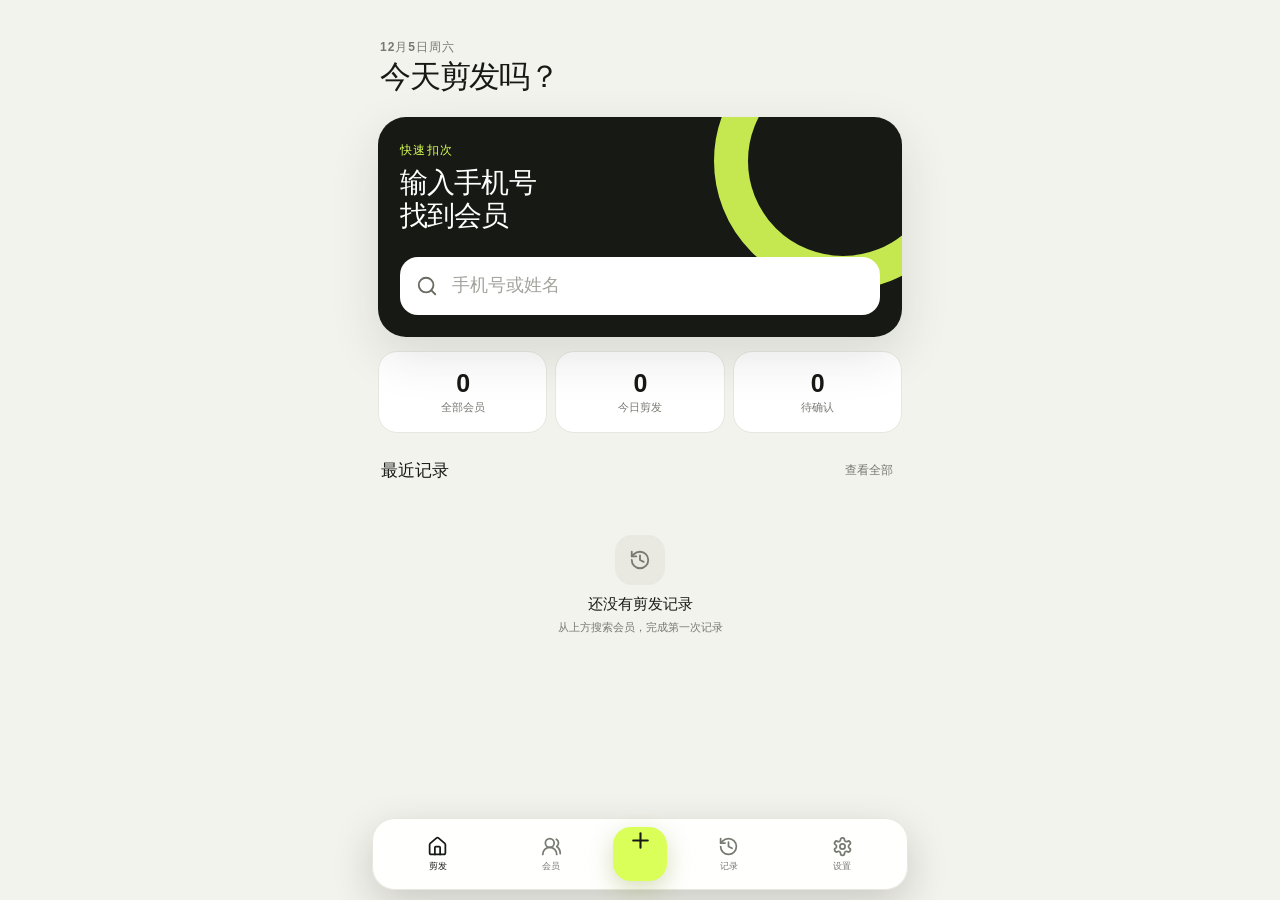
<file: GitHub-Pages请上传这里面的全部文件/index.html>
<!doctype html>
<html lang="zh-CN">
  <head>
    <meta charset="UTF-8" />
    <meta name="viewport" content="width=device-width, initial-scale=1.0, viewport-fit=cover" />
    <meta name="theme-color" content="#f5f5f0" />
    <meta name="apple-mobile-web-app-capable" content="yes" />
    <meta name="apple-mobile-web-app-status-bar-style" content="default" />
    <meta name="apple-mobile-web-app-title" content="剪发本" />
    <title>剪发本</title>
    <script type="module" crossorigin src="/assets/index-CfXqWKcT.js"></script>
    <link rel="stylesheet" crossorigin href="/assets/index-CLbmP_Sk.css">
  <link rel="manifest" href="/manifest.webmanifest"></head>
  <body>
    <div id="root"></div>
  </body>
</html>
</file>
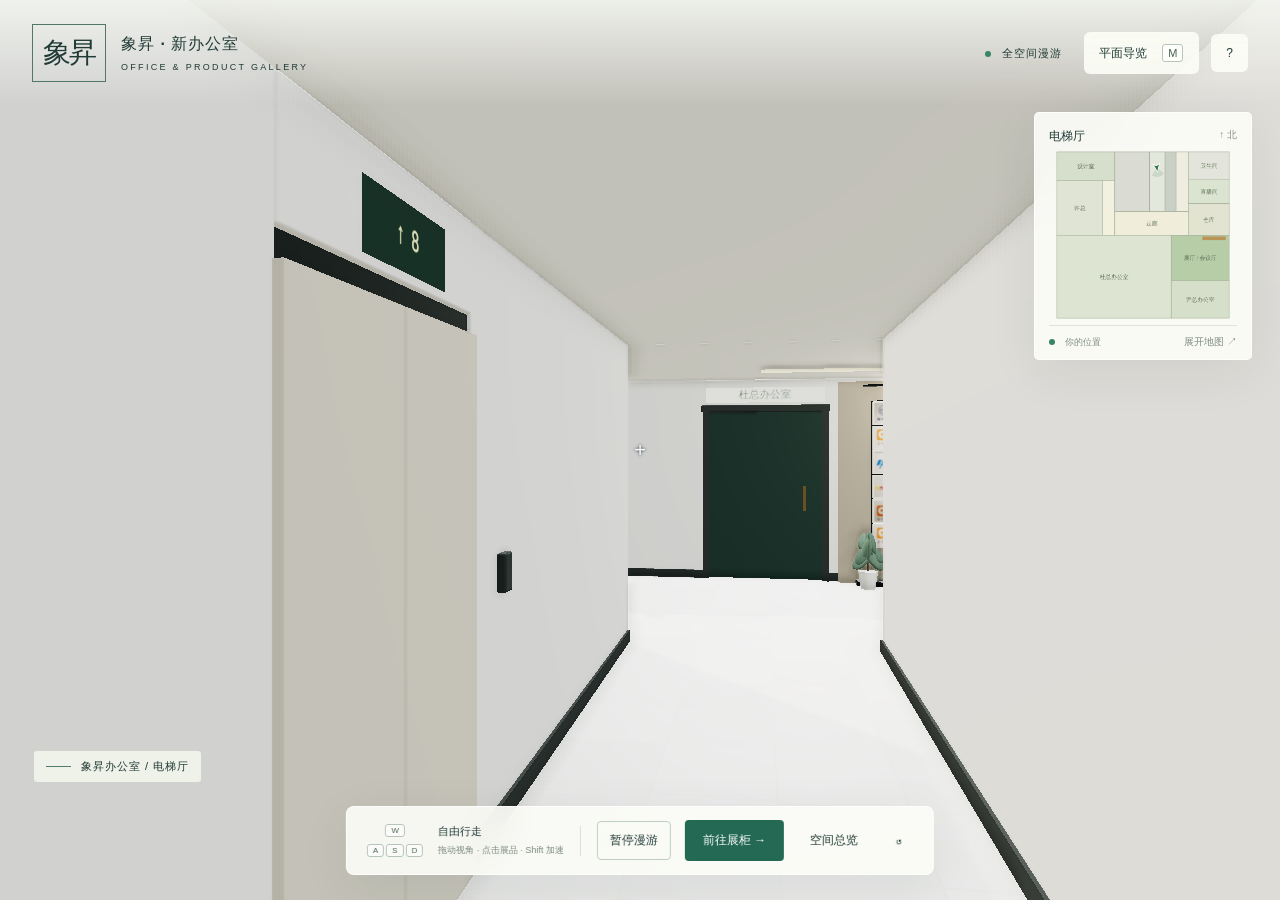
<file: xiangsheng-office/index.html>
<!doctype html>
<html lang="zh-CN"><head><meta charset="utf-8"><meta name="viewport" content="width=device-width,initial-scale=1"><title>象昇办公室 · 空间漫游</title><meta name="description" content="象昇新办公室可交互 3D 空间原型"><script type="importmap">{"imports":{"three":"./vendor/three.module.js"}}</script><link rel="icon" href="favicon.svg" type="image/svg+xml"><link rel="stylesheet" href="style.css?v=20261104-touch"></head>
<body>
<main id="viewport" aria-label="可交互的三维办公室"></main>
<header class="topbar"><a class="brand" href="#" aria-label="返回电梯厅"><span class="mark">象昇</span><span>象昇 · 新办公室<small>OFFICE & PRODUCT GALLERY</small></span></a><div class="top-actions"><span class="prototype"><i></i> 全空间漫游</span><button id="mapBtn">平面导览 <kbd>M</kbd></button><button id="helpBtn" aria-label="操作说明">?</button></div></header>
<section class="welcome glass" id="welcome"><div class="eyebrow">A NEW PLACE TO EXPLORE</div><h1>走进，<br>象昇新办公室<span>。</span></h1><p>从电梯厅出发，自由探索办公室。<br>在会议室的展示柜前，发现产品背后的故事。</p><button class="primary" id="startBtn">从电梯厅开始 <span>↗</span></button><button class="text-button" id="exhibitBtn">进入升级展厅 →</button><div class="welcome-note">根据实地照片与平面图搭建 · 家具与展品为示意</div></section>
<aside class="minimap glass"><div class="map-title"><span id="roomName">展厅 / 会议厅</span><span class="north">↑ 北</span></div><canvas id="mini" width="360" height="340" aria-label="实时位置小地图"></canvas><div class="map-bottom"><span><i class="position-dot"></i> 你的位置</span><button id="expandMap">展开地图 ↗</button></div></aside>
<div class="scene-caption"><span class="line"></span><span id="sceneLabel">01 / 展厅与会议空间</span></div>
<div id="crosshair" hidden>+</div><div id="interact" hidden><span id="targetName"></span><b><kbd>E</kbd> 查看展品</b></div>
<nav class="bottom glass"><div class="movement-tip"><kbd>W</kbd><span><kbd>A</kbd><kbd>S</kbd><kbd>D</kbd></span></div><div class="controls-copy">自由行走<small>拖动视角 · 点击展品 · Shift 加速</small></div><div class="divider"></div><button id="walkBtn">进入漫游</button><button id="cabinetBtn">前往展柜 <span>→</span></button><button id="overviewBtn">空间总览</button><button id="resetBtn" title="返回电梯厅">↺</button></nav>
<div id="toast" role="status"></div><div id="loading"><div class="mark">象昇</div><p>正在构建你的新空间…</p></div>
<div class="modal-backdrop" id="mapModal" hidden><section class="map-dialog glass" role="dialog" aria-modal="true" aria-labelledby="mapTitle"><button class="close" data-close="mapModal" aria-label="关闭地图">×</button><div class="eyebrow">SPACE DIRECTORY</div><h2 id="mapTitle">选择你的目的地</h2><p>点击区域名称即可到达。也可以在空间内自由走动。</p><div class="map-layout"><canvas id="largeMap" width="660" height="620"></canvas><div class="destinations" id="destinations"></div></div><footer>尺寸参照提供的平面图；门位、家具及未标注部分为近似示意。</footer></section></div>
<div class="modal-backdrop" id="helpModal" hidden><section class="help-dialog glass" role="dialog" aria-modal="true" aria-labelledby="helpTitle"><button class="close" data-close="helpModal" aria-label="关闭操作说明">×</button><div class="eyebrow">HOW TO EXPLORE</div><h2 id="helpTitle">像玩游戏一样参观</h2><p><kbd>W A S D</kbd> 或方向键：前后左右移动</p><p>按住鼠标左键拖动：环顾四周</p><p><kbd>Shift</kbd> 加速 · <kbd>E</kbd> 查看准星对着的展品</p><p>点击展品：打开介绍菜单</p><p><kbd>M</kbd> 平面导览 · <kbd>Esc</kbd> 关闭菜单 / 释放鼠标</p><button class="primary" id="lockBtn">开启鼠标跟随视角 ↗</button><p>杜总办公室默认关门：靠近后点击门板，或对准门按 <kbd>E</kbd> 开关。</p><p class="fine">浏览器不支持锁定鼠标时，仍可拖动视角。触屏可用左下方向键移动。</p></section></div>
<div class="modal-backdrop" id="productModal" hidden><section class="product-dialog" role="dialog" aria-modal="true" aria-labelledby="productTitle"><button class="close" data-close="productModal" aria-label="关闭产品介绍">×</button><div class="product-preview"><div class="eyebrow">PRODUCT EXPLORER</div><div id="productCanvas"></div><span class="preview-hint">拖动旋转 · 滚轮缩放</span><span class="sample-tag">DEMO / 示例展品</span></div><div class="product-content"><div class="eyebrow" id="productSeries"></div><h2 id="productTitle"></h2><p class="product-subtitle" id="productSubtitle"></p><div class="tabs"><button class="active" data-tab="intro">产品介绍</button><button data-tab="spec">规格参数</button></div><div id="productBody"></div><div class="product-disclaimer">此处产品名称、介绍和参数均为交互演示虚构内容。</div><div class="product-pager"><button id="prevProduct">← 上一件</button><span id="productIndex"></span><button id="nextProduct">下一件 →</button></div></div></section></div>
<div id="touchControls" aria-label="触屏移动"><button data-key="ArrowUp" aria-label="前进">↑</button><div><button data-key="ArrowLeft" aria-label="左移">←</button><button data-key="ArrowDown" aria-label="后退">↓</button><button data-key="ArrowRight" aria-label="右移">→</button></div></div>
<script>
(function(){
 var done=false,failed=false,started=Date.now(),stage='正在下载场景文件…';
 function panel(message,actions){var el=document.getElementById('loading');if(!el)return;el.hidden=false;while(el.firstChild)el.removeChild(el.firstChild);var mark=document.createElement('div');mark.className='mark';mark.textContent='象昇';el.appendChild(mark);var p=document.createElement('p');p.textContent=message;p.style.cssText='max-width:320px;text-align:center;line-height:1.8;padding:0 20px';el.appendChild(p);if(actions){var retry=document.createElement('button');retry.className='primary';retry.textContent='重新加载';retry.onclick=function(){location.reload();};el.appendChild(retry);var light=document.createElement('button');light.textContent='使用兼容模式';light.style.marginTop='12px';light.onclick=function(){var u=new URL(location.href);u.searchParams.set('quality','compat');location.href=u.href;};el.appendChild(light);}}
 window.OfficeBoot={stage:function(s){stage=s;if(!failed&&!done)panel(s,false);},ready:function(){if(done)return;done=true;failed=false;document.getElementById('loading').hidden=true;},fail:function(message){if(done)return;failed=true;panel(message||'场景未能启动。请重新加载，或使用兼容模式；也可复制链接到新版 Chrome、Edge 或 Safari 打开。',true);}};
 window.addEventListener('error',function(e){if(!done){console.error('Office startup failed',e.message||(e.target&&e.target.src));window.OfficeBoot.fail();}},true);
 window.addEventListener('unhandledrejection',function(e){if(!done){console.error('Office startup failed',e.reason);window.OfficeBoot.fail();}});
 document.addEventListener('webglcontextlost',function(e){e.preventDefault();done=false;window.OfficeBoot.fail('三维画面已中断。请关闭其他占用较高的页面，再重新加载或使用兼容模式。');},true);
 setInterval(function(){if(done)return;if(window.officeDebug&&document.getElementById('loading').hidden){done=true;return;}if(Date.now()-started>25000&&!failed)panel('加载时间较长，可能是网络较慢或浏览器不兼容。'+stage,true);},1000);
 window.OfficeBoot.stage(stage);
})();
</script>
<script type="module" src="app.js?v=20261104-touch"></script><noscript>需要启用 JavaScript 才能体验三维空间。</noscript></body></html>
</file>
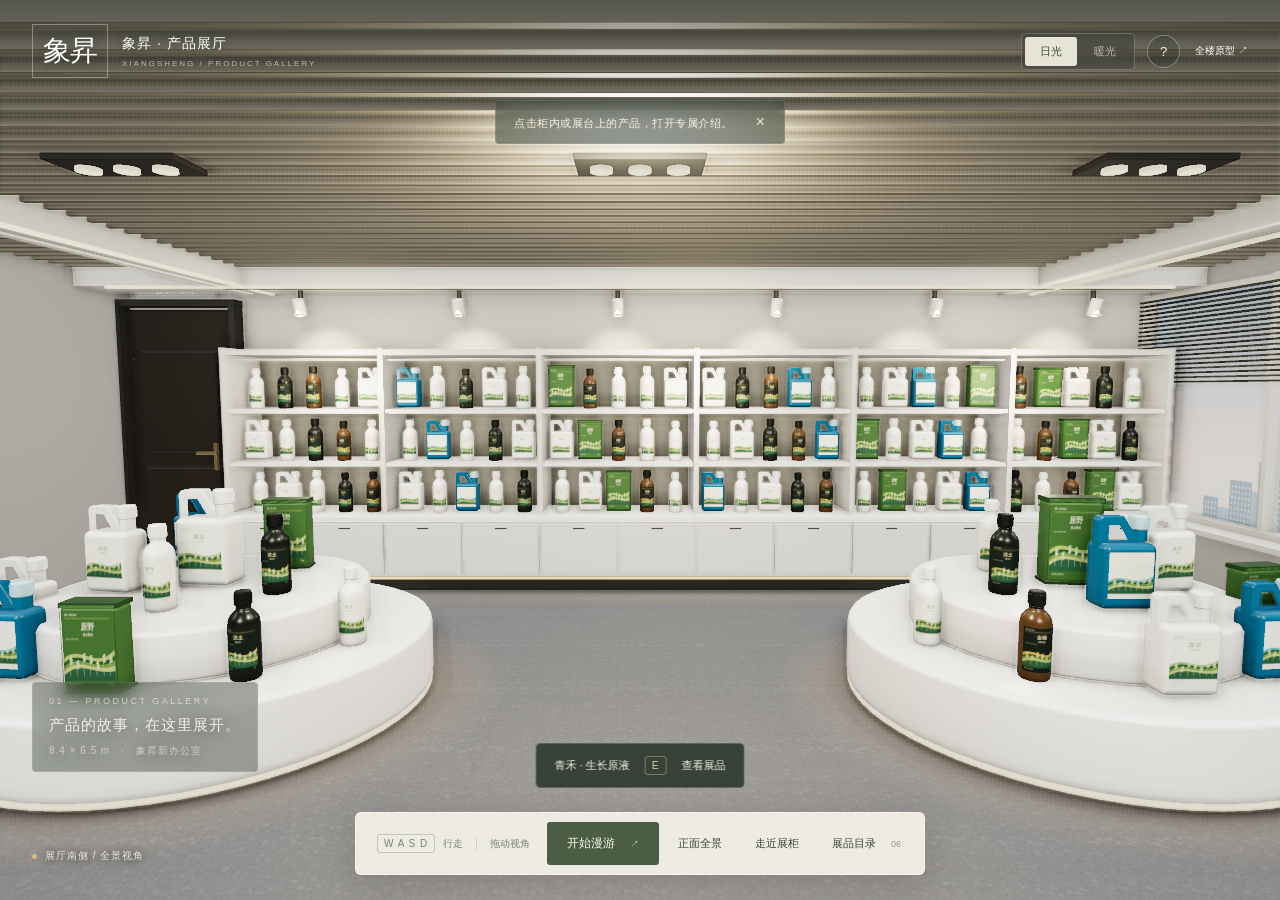
<file: xiangsheng-office/gallery.html>
<!doctype html><html lang="zh-CN"><head><meta charset="utf-8"><meta name="viewport" content="width=device-width,initial-scale=1"><title>象昇 · 产品展厅</title><meta name="description" content="象昇办公室产品展厅，可自由行走、查看展柜与产品的三维体验。"><link rel="icon" href="favicon.svg" type="image/svg+xml"><link rel="stylesheet" href="showroom.css"><script type="importmap">{"imports":{"three":"./vendor/three.module.js"}}</script></head><body>
<main id="space" aria-label="产品展厅三维空间"></main>
<header><a class="brand" href="./"><b>象昇</b><div>象昇 · 产品展厅<small>XIANGSHENG / PRODUCT GALLERY</small></div></a><div class="header-right"><div class="lighting" aria-label="灯光模式"><button id="day" class="active">日光</button><button id="night">暖光</button></div><button class="icon-button" id="help" aria-label="操作说明">?</button><a class="office-link" href="office.html">全楼原型 ↗</a></div></header>
<section class="room-label"><div class="eyebrow">01 — PRODUCT GALLERY</div><h1>产品的故事，<br>在这里展开。</h1><div class="room-spec">8.4 × 6.5 m <span>·</span> 象昇新办公室</div></section>
<div class="location"><span class="dot"></span><span id="location">展厅南侧 / 全景视角</span></div>
<div id="aim" aria-hidden="true"><span></span></div><div id="hotspot" hidden><span id="hotspotName"></span><kbd>E</kbd><span>查看展品</span></div>
<nav class="toolbar"><div class="key-help"><kbd>W A S D</kbd> 行走 <i></i> 拖动视角</div><button id="walk" class="primary">开始漫游 <span>↗</span></button><button id="front">正面全景</button><button id="display">走近展柜</button><button id="products">展品目录 <span>06</span></button></nav>
<div class="hint" id="firstHint">点击柜内或展台上的产品，打开专属介绍。<button id="hideHint" aria-label="关闭提示">×</button></div>
<div id="toast" role="status"></div><div id="loading"><div class="loader-brand">象昇</div><p>正在点亮展厅</p><span>准备材质与展品…</span></div>
<div class="backdrop" id="helpDialog" hidden><section class="help dialog" role="dialog" aria-modal="true" aria-labelledby="helpTitle"><button class="close" data-close aria-label="关闭操作说明">×</button><div class="eyebrow">EXPLORE AT YOUR OWN PACE</div><h2 id="helpTitle">随意走走，慢慢看。</h2><p><kbd>W A S D</kbd> 或方向键 · 前后左右行走</p><p>按住鼠标左键拖动 · 环顾四周</p><p>点击产品，或准星对准后按 <kbd>E</kbd> · 查看介绍</p><p><kbd>Shift</kbd> 加速 · <kbd>Esc</kbd> 关闭菜单 / 释放鼠标</p><button class="primary" id="lock">开启鼠标跟随视角 ↗</button><div class="fine">触屏可拖动画面转向，使用左下方向键行走。此空间与展品为概念演示。</div></section></div>
<div class="backdrop" id="catalogDialog" hidden><section class="catalog dialog" role="dialog" aria-modal="true" aria-labelledby="catalogTitle"><button class="close" data-close aria-label="关闭展品目录">×</button><div class="eyebrow">THE COLLECTION</div><h2 id="catalogTitle">展品目录</h2><p>三组示例系列，以不同包装演绎产品陈列。</p><div id="catalogItems"></div><div class="fine">展品名称、规格及介绍均为虚构示例，可替换为正式资料。</div></section></div>
<div class="backdrop" id="detailDialog" hidden><section class="detail dialog" role="dialog" aria-modal="true" aria-labelledby="productTitle"><button class="close" data-close aria-label="关闭产品介绍">×</button><div class="preview"><div class="eyebrow">THE PRODUCT / 360°</div><div id="productView"></div><div class="preview-floor"></div><span class="rotate-tip">拖动旋转 · 滚轮缩放</span><div class="sample">CONCEPT SAMPLE / 概念展品</div></div><div class="copy"><div class="eyebrow" id="series"></div><h2 id="productTitle"></h2><p class="subtitle" id="subtitle"></p><div class="tabs"><button class="active" data-tab="intro">展品介绍</button><button data-tab="spec">规格参数</button></div><div id="content"></div><div class="disclaimer">示例内容用于体验展示效果，不代表真实商品或产品功效。</div><footer><button id="previous">← 上一件</button><span id="productIndex"></span><button id="next">下一件 →</button></footer></div></section></div>
<div id="touch"><button data-key="ArrowUp" aria-label="前进">↑</button><div><button data-key="ArrowLeft" aria-label="左移">←</button><button data-key="ArrowDown" aria-label="后退">↓</button><button data-key="ArrowRight" aria-label="右移">→</button></div></div>
<script type="module" src="showroom.js"></script><noscript>请启用 JavaScript 以浏览三维展厅。</noscript></body></html>
</file>
<file: assets/index-CJ-c_DaQ.css>
:root{font-family:-apple-system,BlinkMacSystemFont,SF Pro Display,PingFang SC,Microsoft YaHei,sans-serif;color:#171914;background:#f3f3ed;font-synthesis:none;--bg: #f3f3ed;--surface: #fff;--surface-2: #e9e9e2;--text: #171914;--muted: #777a71;--line: #e7e7df;--lime: #d9ff58;--dark: #171914;--shadow: 0 18px 50px rgba(27, 30, 22, .12)}:root[data-theme=dark]{color:#f5f5ef;background:#10110f;--bg: #10110f;--surface: #1a1c18;--surface-2: #252721;--text: #f5f5ef;--muted: #a1a49a;--line: #2d3029;--dark: #f5f5ef;--shadow: 0 18px 50px rgba(0, 0, 0, .32)}*{box-sizing:border-box}body{margin:0;min-width:320px;min-height:100vh;background:var(--bg)}button,input,textarea{font:inherit}button{color:inherit}button:active{transform:scale(.98)}input,textarea{border:0;outline:0;color:var(--text);background:transparent}.app-shell{width:min(100%,560px);min-height:100vh;margin:auto;padding:max(20px,env(safe-area-inset-top)) 18px calc(104px + env(safe-area-inset-bottom))}.topbar{display:flex;align-items:center;justify-content:space-between;margin:4px 2px 22px}.eyebrow{display:block;color:var(--muted);font-size:12px;font-weight:700;letter-spacing:.08em;text-transform:uppercase;margin-bottom:3px}.topbar h1{margin:0;font-size:31px;line-height:1.15;letter-spacing:-.04em}.shop-heading{min-width:0;display:flex;align-items:center;gap:12px}.shop-heading .logo{width:56px;height:56px;border-radius:17px;box-shadow:0 8px 22px #1b1e161f}.shop-title{min-width:0;border:0;padding:0;background:transparent;text-align:left}.shop-name{min-width:0;display:flex;align-items:center;gap:8px;font-size:29px;line-height:1.15;font-weight:800;letter-spacing:-.04em;white-space:nowrap;overflow:hidden;text-overflow:ellipsis}.shop-name svg{width:16px;height:16px;flex:0 0 auto;color:var(--muted)}.round-button{width:46px;height:46px;border:0;border-radius:50%;display:grid;place-items:center;background:var(--dark);color:var(--bg);box-shadow:var(--shadow)}.round-button svg{width:21px}.hero-card{position:relative;overflow:hidden;background:#171914;color:#fff;border-radius:28px;padding:25px 22px 22px;box-shadow:var(--shadow)}.hero-card:after{content:"";position:absolute;width:190px;height:190px;right:-70px;top:-85px;border:34px solid rgba(217,255,88,.9);border-radius:50%}.hero-copy{position:relative;z-index:1;margin-bottom:25px}.hero-copy span{display:block;color:#d9ff58;font-size:12px;font-weight:800;letter-spacing:.12em;margin-bottom:7px}.hero-copy strong{font-size:28px;line-height:1.18;letter-spacing:-.03em}.search-box{position:relative;z-index:1;height:58px;border-radius:18px;background:#fff;color:#171914;display:flex;align-items:center;gap:12px;padding:0 16px}.search-box>svg{color:#686b62;width:22px}.search-box input{color:#171914;flex:1;min-width:0;font-size:18px;font-weight:700}.search-box input::placeholder{color:#a2a49d}.search-box button{border:0;background:#ecece6;width:28px;height:28px;border-radius:50%;display:grid;place-items:center}.search-box button svg{width:15px}.metrics{display:grid;grid-template-columns:repeat(3,1fr);gap:8px;margin:14px 0 26px}.metrics div{background:var(--surface);border-radius:19px;padding:17px 12px;text-align:center;border:1px solid var(--line)}.metrics b{display:block;font-size:25px;letter-spacing:-.04em}.metrics span{display:block;color:var(--muted);font-size:11px;font-weight:700;margin-top:2px}.section{margin-top:26px}.section.flush{margin-top:0}.section-title{display:flex;justify-content:space-between;align-items:center;margin:0 3px 11px}.section-title b{font-size:17px}.section-title span,.section-title button{color:var(--muted);font-size:12px;font-weight:700;border:0;background:transparent}.stack{display:grid;gap:9px}.list-row{width:100%;min-height:76px;border:1px solid var(--line);background:var(--surface);border-radius:20px;padding:12px;display:flex;align-items:center;gap:11px;text-align:left}.member-row{padding:8px;gap:6px}.member-main{min-width:0;flex:1;align-self:stretch;border:0;background:transparent;display:flex;align-items:center;gap:11px;padding:4px;text-align:left}.avatar{width:48px;height:48px;border-radius:15px;display:grid;place-items:center;flex:0 0 auto;background:var(--surface-2);font-size:19px;font-weight:800}.row-copy{min-width:0;flex:1}.row-copy b,.row-copy small{display:block;white-space:nowrap;overflow:hidden;text-overflow:ellipsis}.row-copy b{font-size:16px}.member-name-line{min-width:0;display:flex;align-items:center;gap:7px}.member-name-line b{min-width:0;flex:0 1 auto}.member-name-line em{min-width:0;max-width:135px;overflow:hidden;text-overflow:ellipsis;white-space:nowrap;padding:3px 7px;border-radius:7px;background:color-mix(in srgb,var(--lime) 32%,var(--surface));color:var(--text);font-size:9px;font-style:normal;font-weight:800}.row-copy b i{color:var(--muted);font-style:normal;margin:0 5px}.row-copy small{color:var(--muted);font-size:11px;margin-top:4px}.remaining{min-width:42px;text-align:center}.remaining b,.remaining small{display:block}.remaining b{font-size:20px}.remaining small{color:var(--muted);font-size:9px}.remaining.empty b{color:#e75b4e}.row-action{min-width:39px;height:32px;padding:0 10px;border-radius:10px;background:var(--lime);color:#171914;display:grid;place-items:center;font-size:12px;font-weight:800}.row-action svg{width:16px}.edit-member{width:34px;height:42px;flex:0 0 auto;border:0;border-radius:11px;display:grid;place-items:center;background:var(--surface-2);color:var(--muted)}.edit-member svg{width:15px}.quick-haircut{width:52px;height:52px;flex:0 0 auto;border:0;border-radius:15px;display:grid;place-items:center;align-content:center;gap:1px;background:var(--lime);color:#171914;font-size:9px;font-weight:800}.quick-haircut svg{width:18px;height:18px}.quick-haircut.disabled{color:var(--muted);background:var(--surface-2)}.plain-search{height:52px;margin-bottom:23px;padding:0 15px;display:flex;align-items:center;gap:10px;border-radius:16px;background:var(--surface);border:1px solid var(--line)}.plain-search svg{width:20px;color:var(--muted)}.plain-search input{flex:1;min-width:0;font-size:16px}.record-row{min-height:70px}.status-dot{width:39px;height:39px;flex:0 0 auto;border-radius:50%;color:#171914;background:var(--lime);display:grid;place-items:center}.status-dot.pending{background:#ffcd6a}.status-dot svg{width:18px}.record-count{color:var(--muted);font-size:11px;font-weight:700}.record-row>svg{width:16px;color:var(--muted)}.notice{display:flex;align-items:center;gap:9px;color:var(--muted);font-size:12px;font-weight:700;margin:0 4px 16px}.notice svg{width:16px}.tabbar{position:fixed;z-index:20;left:50%;bottom:max(10px,env(safe-area-inset-bottom));transform:translate(-50%);width:min(calc(100% - 24px),536px);height:72px;padding:8px;display:grid;grid-template-columns:1fr 1fr 64px 1fr 1fr;align-items:center;background:color-mix(in srgb,var(--surface) 94%,transparent);border:1px solid var(--line);border-radius:23px;box-shadow:0 14px 40px #1416122e;-webkit-backdrop-filter:blur(18px);backdrop-filter:blur(18px)}.tabbar button{border:0;background:transparent;color:var(--muted);display:flex;flex-direction:column;align-items:center;gap:3px;font-size:9px;font-weight:800}.tabbar button svg{width:21px;height:21px}.tabbar button.active{color:var(--text)}.tabbar .quick-add{width:54px;height:54px;justify-self:center;margin:0;padding:0;justify-content:center;align-self:center;line-height:0;color:#171914;background:var(--lime);border-radius:18px;box-shadow:0 8px 24px #768e1c4d}.tabbar .quick-add svg{width:25px;height:25px}.overlay{position:fixed;z-index:100;top:0;right:0;bottom:0;left:0;display:flex;align-items:flex-end;justify-content:center;background:#0b0c0a80;-webkit-backdrop-filter:blur(3px);backdrop-filter:blur(3px);animation:fade .2s ease}.sheet{width:min(100%,560px);max-height:94vh;overflow:hidden;background:var(--bg);border-radius:30px 30px 0 0;box-shadow:0 -20px 60px #00000040;animation:rise .3s cubic-bezier(.2,.8,.2,1)}.sheet-handle{width:42px;height:5px;border-radius:5px;background:var(--line);margin:9px auto 2px}.sheet-head{height:59px;padding:0 18px 0 22px;display:flex;align-items:center;justify-content:space-between;border-bottom:1px solid var(--line)}.sheet-head h2{font-size:19px;margin:0}.sheet-head button{width:34px;height:34px;border:0;border-radius:50%;display:grid;place-items:center;background:var(--surface-2)}.sheet-head button svg{width:18px}.sheet-body{max-height:calc(94vh - 70px);overflow-y:auto;padding:20px 18px calc(24px + env(safe-area-inset-bottom))}.field{display:block;margin-bottom:14px}.field>span{display:block;color:var(--muted);font-size:11px;font-weight:800;margin:0 4px 7px}.field input,.field textarea{width:100%;border-radius:15px;background:var(--surface);border:1px solid var(--line);padding:14px;font-size:16px;font-weight:600}.field textarea{min-height:82px;resize:vertical}.form-grid{display:grid;grid-template-columns:1fr 1fr;gap:10px}.primary{background:var(--dark)!important;color:var(--bg)!important}.primary.wide{width:100%;height:56px;border:0;border-radius:17px;font-size:16px;font-weight:800}.danger-link{width:100%;border:0;background:transparent;color:#e75b4e;margin:12px 0;font-size:13px;font-weight:700}.haircut-summary{text-align:center}.logo{width:58px;height:58px;flex:0 0 auto;object-fit:cover;border-radius:17px;background:#fff;border:1px solid rgba(0,0,0,.08)}.logo.fallback{display:grid;place-items:center;background:#171914;color:#d9ff58}.logo.fallback svg{width:35px;fill:none;stroke:currentColor;stroke-width:3;stroke-linecap:round}.haircut-summary .logo{width:64px;height:64px;margin:0 auto 12px}.haircut-summary h2{margin:0;font-size:27px}.haircut-summary>span{display:block;color:var(--muted);font-size:13px;margin-top:3px}.count-ring{width:116px;height:116px;margin:19px auto 13px;border:9px solid var(--lime);background:var(--surface);border-radius:50%;display:grid;align-content:center}.count-ring b{font-size:37px;line-height:1}.count-ring small{color:var(--muted);font-size:9px;font-weight:700;margin-top:5px}.deduct{display:flex;align-items:center;justify-content:space-between;background:var(--surface);border-radius:15px;padding:14px 16px;margin-bottom:18px}.deduct span{color:var(--muted);font-size:12px}.deduct b{display:flex;align-items:center;gap:8px;font-size:14px}.deduct svg{width:14px}.finish-button{display:flex;align-items:center;justify-content:center;gap:8px}.finish-button svg{width:19px}.helper{text-align:center;color:var(--muted);font-size:11px;margin:9px 0 0}.record-card{overflow:hidden;padding:20px;color:#171914;background:#f7f7f0;border-radius:25px;border:1px solid #e6e6dc}.card-top{display:flex;justify-content:space-between;align-items:flex-start}.card-top .logo{width:52px;height:52px;border-radius:15px}.card-top>span{font-size:9px;letter-spacing:.14em;font-weight:800;color:#74776d}.card-name{margin:28px 0 20px}.card-name small{color:#74776d;font-size:11px;font-weight:700}.card-name h2{margin:2px 0 3px;font-size:34px;letter-spacing:-.05em}.card-name p{margin:0;font-size:12px;color:#74776d}.card-time{display:flex;align-items:center;gap:11px;background:#171914;color:#fff;padding:13px 15px;border-radius:16px}.card-time>svg{width:20px;color:#d9ff58}.card-time span,.card-time small,.card-time b{display:block}.card-time small{color:#acafa6;font-size:8px;margin-bottom:2px}.card-time b{font-size:13px}.card-stats{display:grid;grid-template-columns:1.3fr .8fr .8fr;gap:8px;margin-top:9px}.card-stats div{min-width:0;background:#e9e9e1;padding:12px;border-radius:14px}.card-stats .accent{background:#d9ff58}.card-stats small,.card-stats b{display:block}.card-stats small{color:#74776d;font-size:8px;margin-bottom:5px}.card-stats b{font-size:13px;white-space:nowrap;overflow:hidden;text-overflow:ellipsis}.card-package-info{margin-top:9px;padding:10px 12px;border-radius:13px;background:#fff;border:1px solid #e6e6dc;color:#55584f;font-size:10px;font-weight:700}.card-expire{display:flex;justify-content:space-between;padding:13px 3px 8px;font-size:10px;color:#74776d}.card-expire b{color:#171914}.card-footer{padding-top:11px;border-top:1px dashed #cacbc1;color:#74776d;text-align:center;font-size:8px}.confirm-button{width:100%;height:70px;border:0;border-radius:20px;margin-top:15px;display:flex;align-items:center;justify-content:center;gap:12px;color:#171914;background:var(--lime);font-size:18px;font-weight:800}.confirm-button span{width:31px;height:31px;border-radius:50%;display:grid;place-items:center;background:#171914;color:var(--lime)}.confirm-button svg{width:18px}.share-actions{display:grid;grid-template-columns:1fr 1.3fr;gap:9px;margin-top:14px}.share-actions button{height:54px;border:1px solid var(--line);border-radius:16px;background:var(--surface);display:flex;align-items:center;justify-content:center;gap:7px;font-size:13px;font-weight:800}.share-actions svg{width:18px}.logo-switch{display:flex;align-items:center;gap:9px;margin:13px 2px 0;color:var(--muted);font-size:12px;font-weight:700}.logo-switch input{width:18px;height:18px;accent-color:#171914}.settings-page h3{margin:27px 4px 10px;font-size:14px}.logo-panel{width:100%;min-height:89px;border:1px solid var(--line);border-radius:23px;padding:15px;background:var(--surface);display:flex;align-items:center;gap:13px;text-align:left}.logo-panel>span:not(.logo){flex:1}.logo-panel b,.logo-panel small{display:block}.logo-panel small{color:var(--muted);font-size:10px;margin-top:4px}.logo-panel>svg{width:20px;color:var(--muted)}.settings-group{overflow:hidden;border:1px solid var(--line);border-radius:22px;background:var(--surface)}.settings-group button{width:100%;min-height:69px;border:0;border-bottom:1px solid var(--line);background:transparent;display:flex;align-items:center;gap:12px;padding:10px 14px;text-align:left}.settings-group button:last-of-type{border-bottom:0}.settings-group button>span:nth-child(2){flex:1}.settings-group b,.settings-group small{display:block}.settings-group b{font-size:14px}.settings-group small{color:var(--muted);font-size:10px;margin-top:3px}.settings-group button>svg{width:16px;color:var(--muted)}.setting-icon{width:39px;height:39px;border-radius:12px;display:grid;place-items:center;color:#171914}.setting-icon svg{width:18px}.setting-icon.lime{background:var(--lime)}.setting-icon.blue{background:#9bd4ff}.setting-icon.orange{background:#ffbf78}.privacy-note{display:flex;gap:11px;margin-top:17px;padding:15px;background:color-mix(in srgb,var(--lime) 25%,var(--surface));border-radius:19px}.privacy-note>svg{width:19px;color:var(--text)}.privacy-note span{flex:1}.privacy-note b,.privacy-note small{display:block}.privacy-note b{font-size:12px}.privacy-note small{color:var(--muted);font-size:10px;line-height:1.5;margin-top:3px}.install-tip{color:var(--muted);text-align:center;margin:28px 0 10px;font-size:11px;line-height:1.7}.install-tip b{color:var(--text);font-size:13px}.install-tip p{margin:5px 0}.empty-state{min-height:190px;display:grid;place-items:center;align-content:center;text-align:center;padding:20px}.empty-state>span{width:50px;height:50px;display:grid;place-items:center;border-radius:17px;color:var(--muted);background:var(--surface-2);margin-bottom:10px}.empty-state svg{width:22px}.empty-state b{font-size:15px}.empty-state p{color:var(--muted);font-size:11px;max-width:220px;line-height:1.55;margin:5px 0}.toast{position:fixed;z-index:200;top:calc(18px + env(safe-area-inset-top));left:50%;transform:translate(-50%);display:flex;align-items:center;gap:8px;white-space:nowrap;background:#171914;color:#fff;padding:12px 17px;border-radius:14px;box-shadow:var(--shadow);font-size:12px;font-weight:700;animation:drop .25s ease}.toast svg{width:17px;color:var(--lime)}.launch{min-height:100vh;display:grid;place-items:center;align-content:center;gap:9px;color:var(--text)}.launch .mark{width:74px;height:74px;border-radius:24px;display:grid;place-items:center;background:#171914;color:var(--lime);box-shadow:var(--shadow)}.launch svg{width:47px;fill:none;stroke:currentColor;stroke-width:3;stroke-linecap:round}.launch b{font-size:22px;margin-top:5px}.launch span{color:var(--muted);font-size:11px}@keyframes fade{0%{opacity:0}}@keyframes rise{0%{transform:translateY(30px);opacity:.5}}@keyframes drop{0%{transform:translate(-50%,-15px);opacity:0}}@media(min-width:700px){.app-shell{padding-top:35px}.sheet{border-radius:30px;margin-bottom:20px}.overlay{align-items:center}}@media(max-width:370px){.app-shell{padding-left:13px;padding-right:13px}.topbar h1{font-size:27px}.card-stats{grid-template-columns:1.1fr .8fr .8fr}}
</file>
<file: assets/index-CLbmP_Sk.css>
:root{font-family:-apple-system,BlinkMacSystemFont,SF Pro Display,PingFang SC,Microsoft YaHei,sans-serif;color:#171914;background:#f3f3ed;font-synthesis:none;--bg: #f3f3ed;--surface: #fff;--surface-2: #e9e9e2;--text: #171914;--muted: #777a71;--line: #e7e7df;--lime: #d9ff58;--dark: #171914;--shadow: 0 18px 50px rgba(27, 30, 22, .12)}:root[data-theme=dark]{color:#f5f5ef;background:#10110f;--bg: #10110f;--surface: #1a1c18;--surface-2: #252721;--text: #f5f5ef;--muted: #a1a49a;--line: #2d3029;--dark: #f5f5ef;--shadow: 0 18px 50px rgba(0, 0, 0, .32)}*{box-sizing:border-box}body{margin:0;min-width:320px;min-height:100vh;background:var(--bg)}button,input,textarea{font:inherit}button{color:inherit}button:active{transform:scale(.98)}input,textarea{border:0;outline:0;color:var(--text);background:transparent}.app-shell{width:min(100%,560px);min-height:100vh;margin:auto;padding:max(20px,env(safe-area-inset-top)) 18px calc(104px + env(safe-area-inset-bottom))}.topbar{display:flex;align-items:center;justify-content:space-between;margin:4px 2px 22px}.eyebrow{display:block;color:var(--muted);font-size:12px;font-weight:700;letter-spacing:.08em;text-transform:uppercase;margin-bottom:3px}.topbar h1{margin:0;font-size:31px;line-height:1.15;letter-spacing:-.04em}.round-button{width:46px;height:46px;border:0;border-radius:50%;display:grid;place-items:center;background:var(--dark);color:var(--bg);box-shadow:var(--shadow)}.round-button svg{width:21px}.hero-card{position:relative;overflow:hidden;background:#171914;color:#fff;border-radius:28px;padding:25px 22px 22px;box-shadow:var(--shadow)}.hero-card:after{content:"";position:absolute;width:190px;height:190px;right:-70px;top:-85px;border:34px solid rgba(217,255,88,.9);border-radius:50%}.hero-copy{position:relative;z-index:1;margin-bottom:25px}.hero-copy span{display:block;color:#d9ff58;font-size:12px;font-weight:800;letter-spacing:.12em;margin-bottom:7px}.hero-copy strong{font-size:28px;line-height:1.18;letter-spacing:-.03em}.search-box{position:relative;z-index:1;height:58px;border-radius:18px;background:#fff;color:#171914;display:flex;align-items:center;gap:12px;padding:0 16px}.search-box>svg{color:#686b62;width:22px}.search-box input{color:#171914;flex:1;min-width:0;font-size:18px;font-weight:700}.search-box input::placeholder{color:#a2a49d}.search-box button{border:0;background:#ecece6;width:28px;height:28px;border-radius:50%;display:grid;place-items:center}.search-box button svg{width:15px}.metrics{display:grid;grid-template-columns:repeat(3,1fr);gap:8px;margin:14px 0 26px}.metrics div{background:var(--surface);border-radius:19px;padding:17px 12px;text-align:center;border:1px solid var(--line)}.metrics b{display:block;font-size:25px;letter-spacing:-.04em}.metrics span{display:block;color:var(--muted);font-size:11px;font-weight:700;margin-top:2px}.section{margin-top:26px}.section.flush{margin-top:0}.section-title{display:flex;justify-content:space-between;align-items:center;margin:0 3px 11px}.section-title b{font-size:17px}.section-title span,.section-title button{color:var(--muted);font-size:12px;font-weight:700;border:0;background:transparent}.stack{display:grid;gap:9px}.list-row{width:100%;min-height:76px;border:1px solid var(--line);background:var(--surface);border-radius:20px;padding:12px;display:flex;align-items:center;gap:11px;text-align:left}.member-row{padding:8px;gap:6px}.member-main{min-width:0;flex:1;align-self:stretch;border:0;background:transparent;display:flex;align-items:center;gap:11px;padding:4px;text-align:left}.avatar{width:48px;height:48px;border-radius:15px;display:grid;place-items:center;flex:0 0 auto;background:var(--surface-2);font-size:19px;font-weight:800}.row-copy{min-width:0;flex:1}.row-copy b,.row-copy small{display:block;white-space:nowrap;overflow:hidden;text-overflow:ellipsis}.row-copy b{font-size:16px}.row-copy b i{color:var(--muted);font-style:normal;margin:0 5px}.row-copy small{color:var(--muted);font-size:11px;margin-top:4px}.remaining{min-width:42px;text-align:center}.remaining b,.remaining small{display:block}.remaining b{font-size:20px}.remaining small{color:var(--muted);font-size:9px}.remaining.empty b{color:#e75b4e}.row-action{min-width:39px;height:32px;padding:0 10px;border-radius:10px;background:var(--lime);color:#171914;display:grid;place-items:center;font-size:12px;font-weight:800}.row-action svg{width:16px}.edit-member{width:34px;height:42px;flex:0 0 auto;border:0;border-radius:11px;display:grid;place-items:center;background:var(--surface-2);color:var(--muted)}.edit-member svg{width:15px}.quick-haircut{width:52px;height:52px;flex:0 0 auto;border:0;border-radius:15px;display:grid;place-items:center;align-content:center;gap:1px;background:var(--lime);color:#171914;font-size:9px;font-weight:800}.quick-haircut svg{width:18px;height:18px}.quick-haircut.disabled{color:var(--muted);background:var(--surface-2)}.plain-search{height:52px;margin-bottom:23px;padding:0 15px;display:flex;align-items:center;gap:10px;border-radius:16px;background:var(--surface);border:1px solid var(--line)}.plain-search svg{width:20px;color:var(--muted)}.plain-search input{flex:1;min-width:0;font-size:16px}.record-row{min-height:70px}.status-dot{width:39px;height:39px;flex:0 0 auto;border-radius:50%;color:#171914;background:var(--lime);display:grid;place-items:center}.status-dot.pending{background:#ffcd6a}.status-dot svg{width:18px}.record-count{color:var(--muted);font-size:11px;font-weight:700}.record-row>svg{width:16px;color:var(--muted)}.notice{display:flex;align-items:center;gap:9px;color:var(--muted);font-size:12px;font-weight:700;margin:0 4px 16px}.notice svg{width:16px}.tabbar{position:fixed;z-index:20;left:50%;bottom:max(10px,env(safe-area-inset-bottom));transform:translate(-50%);width:min(calc(100% - 24px),536px);height:72px;padding:8px;display:grid;grid-template-columns:1fr 1fr 64px 1fr 1fr;align-items:center;background:color-mix(in srgb,var(--surface) 94%,transparent);border:1px solid var(--line);border-radius:23px;box-shadow:0 14px 40px #1416122e;-webkit-backdrop-filter:blur(18px);backdrop-filter:blur(18px)}.tabbar button{border:0;background:transparent;color:var(--muted);display:flex;flex-direction:column;align-items:center;gap:3px;font-size:9px;font-weight:800}.tabbar button svg{width:21px;height:21px}.tabbar button.active{color:var(--text)}.tabbar .quick-add{width:54px;height:54px;justify-self:center;margin:0;color:#171914;background:var(--lime);border-radius:18px;box-shadow:0 8px 24px #768e1c4d}.tabbar .quick-add svg{width:25px;height:25px}.overlay{position:fixed;z-index:100;top:0;right:0;bottom:0;left:0;display:flex;align-items:flex-end;justify-content:center;background:#0b0c0a80;-webkit-backdrop-filter:blur(3px);backdrop-filter:blur(3px);animation:fade .2s ease}.sheet{width:min(100%,560px);max-height:94vh;overflow:hidden;background:var(--bg);border-radius:30px 30px 0 0;box-shadow:0 -20px 60px #00000040;animation:rise .3s cubic-bezier(.2,.8,.2,1)}.sheet-handle{width:42px;height:5px;border-radius:5px;background:var(--line);margin:9px auto 2px}.sheet-head{height:59px;padding:0 18px 0 22px;display:flex;align-items:center;justify-content:space-between;border-bottom:1px solid var(--line)}.sheet-head h2{font-size:19px;margin:0}.sheet-head button{width:34px;height:34px;border:0;border-radius:50%;display:grid;place-items:center;background:var(--surface-2)}.sheet-head button svg{width:18px}.sheet-body{max-height:calc(94vh - 70px);overflow-y:auto;padding:20px 18px calc(24px + env(safe-area-inset-bottom))}.field{display:block;margin-bottom:14px}.field>span{display:block;color:var(--muted);font-size:11px;font-weight:800;margin:0 4px 7px}.field input,.field textarea{width:100%;border-radius:15px;background:var(--surface);border:1px solid var(--line);padding:14px;font-size:16px;font-weight:600}.field textarea{min-height:82px;resize:vertical}.form-grid{display:grid;grid-template-columns:1fr 1fr;gap:10px}.primary{background:var(--dark)!important;color:var(--bg)!important}.primary.wide{width:100%;height:56px;border:0;border-radius:17px;font-size:16px;font-weight:800}.danger-link{width:100%;border:0;background:transparent;color:#e75b4e;margin:12px 0;font-size:13px;font-weight:700}.haircut-summary{text-align:center}.logo{width:58px;height:58px;flex:0 0 auto;object-fit:cover;border-radius:17px;background:#fff;border:1px solid rgba(0,0,0,.08)}.logo.fallback{display:grid;place-items:center;background:#171914;color:#d9ff58}.logo.fallback svg{width:35px;fill:none;stroke:currentColor;stroke-width:3;stroke-linecap:round}.haircut-summary .logo{width:64px;height:64px;margin:0 auto 12px}.haircut-summary h2{margin:0;font-size:27px}.haircut-summary>span{display:block;color:var(--muted);font-size:13px;margin-top:3px}.count-ring{width:116px;height:116px;margin:19px auto 13px;border:9px solid var(--lime);background:var(--surface);border-radius:50%;display:grid;align-content:center}.count-ring b{font-size:37px;line-height:1}.count-ring small{color:var(--muted);font-size:9px;font-weight:700;margin-top:5px}.deduct{display:flex;align-items:center;justify-content:space-between;background:var(--surface);border-radius:15px;padding:14px 16px;margin-bottom:18px}.deduct span{color:var(--muted);font-size:12px}.deduct b{display:flex;align-items:center;gap:8px;font-size:14px}.deduct svg{width:14px}.finish-button{display:flex;align-items:center;justify-content:center;gap:8px}.finish-button svg{width:19px}.helper{text-align:center;color:var(--muted);font-size:11px;margin:9px 0 0}.record-card{overflow:hidden;padding:20px;color:#171914;background:#f7f7f0;border-radius:25px;border:1px solid #e6e6dc}.card-top{display:flex;justify-content:space-between;align-items:flex-start}.card-top .logo{width:52px;height:52px;border-radius:15px}.card-top>span{font-size:9px;letter-spacing:.14em;font-weight:800;color:#74776d}.card-name{margin:28px 0 20px}.card-name small{color:#74776d;font-size:11px;font-weight:700}.card-name h2{margin:2px 0 3px;font-size:34px;letter-spacing:-.05em}.card-name p{margin:0;font-size:12px;color:#74776d}.card-time{display:flex;align-items:center;gap:11px;background:#171914;color:#fff;padding:13px 15px;border-radius:16px}.card-time>svg{width:20px;color:#d9ff58}.card-time span,.card-time small,.card-time b{display:block}.card-time small{color:#acafa6;font-size:8px;margin-bottom:2px}.card-time b{font-size:13px}.card-stats{display:grid;grid-template-columns:1.3fr .8fr .8fr;gap:8px;margin-top:9px}.card-stats div{min-width:0;background:#e9e9e1;padding:12px;border-radius:14px}.card-stats .accent{background:#d9ff58}.card-stats small,.card-stats b{display:block}.card-stats small{color:#74776d;font-size:8px;margin-bottom:5px}.card-stats b{font-size:13px;white-space:nowrap;overflow:hidden;text-overflow:ellipsis}.card-expire{display:flex;justify-content:space-between;padding:13px 3px 8px;font-size:10px;color:#74776d}.card-expire b{color:#171914}.card-footer{padding-top:11px;border-top:1px dashed #cacbc1;color:#74776d;text-align:center;font-size:8px}.confirm-button{width:100%;height:70px;border:0;border-radius:20px;margin-top:15px;display:flex;align-items:center;justify-content:center;gap:12px;color:#171914;background:var(--lime);font-size:18px;font-weight:800}.confirm-button span{width:31px;height:31px;border-radius:50%;display:grid;place-items:center;background:#171914;color:var(--lime)}.confirm-button svg{width:18px}.share-actions{display:grid;grid-template-columns:1fr 1.3fr;gap:9px;margin-top:14px}.share-actions button{height:54px;border:1px solid var(--line);border-radius:16px;background:var(--surface);display:flex;align-items:center;justify-content:center;gap:7px;font-size:13px;font-weight:800}.share-actions svg{width:18px}.logo-switch{display:flex;align-items:center;gap:9px;margin:13px 2px 0;color:var(--muted);font-size:12px;font-weight:700}.logo-switch input{width:18px;height:18px;accent-color:#171914}.settings-page h3{margin:27px 4px 10px;font-size:14px}.logo-panel{width:100%;min-height:89px;border:1px solid var(--line);border-radius:23px;padding:15px;background:var(--surface);display:flex;align-items:center;gap:13px;text-align:left}.logo-panel>span:not(.logo){flex:1}.logo-panel b,.logo-panel small{display:block}.logo-panel small{color:var(--muted);font-size:10px;margin-top:4px}.logo-panel>svg{width:20px;color:var(--muted)}.settings-group{overflow:hidden;border:1px solid var(--line);border-radius:22px;background:var(--surface)}.settings-group button{width:100%;min-height:69px;border:0;border-bottom:1px solid var(--line);background:transparent;display:flex;align-items:center;gap:12px;padding:10px 14px;text-align:left}.settings-group button:last-of-type{border-bottom:0}.settings-group button>span:nth-child(2){flex:1}.settings-group b,.settings-group small{display:block}.settings-group b{font-size:14px}.settings-group small{color:var(--muted);font-size:10px;margin-top:3px}.settings-group button>svg{width:16px;color:var(--muted)}.setting-icon{width:39px;height:39px;border-radius:12px;display:grid;place-items:center;color:#171914}.setting-icon svg{width:18px}.setting-icon.lime{background:var(--lime)}.setting-icon.blue{background:#9bd4ff}.setting-icon.orange{background:#ffbf78}.privacy-note{display:flex;gap:11px;margin-top:17px;padding:15px;background:color-mix(in srgb,var(--lime) 25%,var(--surface));border-radius:19px}.privacy-note>svg{width:19px;color:var(--text)}.privacy-note span{flex:1}.privacy-note b,.privacy-note small{display:block}.privacy-note b{font-size:12px}.privacy-note small{color:var(--muted);font-size:10px;line-height:1.5;margin-top:3px}.install-tip{color:var(--muted);text-align:center;margin:28px 0 10px;font-size:11px;line-height:1.7}.install-tip b{color:var(--text);font-size:13px}.install-tip p{margin:5px 0}.empty-state{min-height:190px;display:grid;place-items:center;align-content:center;text-align:center;padding:20px}.empty-state>span{width:50px;height:50px;display:grid;place-items:center;border-radius:17px;color:var(--muted);background:var(--surface-2);margin-bottom:10px}.empty-state svg{width:22px}.empty-state b{font-size:15px}.empty-state p{color:var(--muted);font-size:11px;max-width:220px;line-height:1.55;margin:5px 0}.toast{position:fixed;z-index:200;top:calc(18px + env(safe-area-inset-top));left:50%;transform:translate(-50%);display:flex;align-items:center;gap:8px;white-space:nowrap;background:#171914;color:#fff;padding:12px 17px;border-radius:14px;box-shadow:var(--shadow);font-size:12px;font-weight:700;animation:drop .25s ease}.toast svg{width:17px;color:var(--lime)}.launch{min-height:100vh;display:grid;place-items:center;align-content:center;gap:9px;color:var(--text)}.launch .mark{width:74px;height:74px;border-radius:24px;display:grid;place-items:center;background:#171914;color:var(--lime);box-shadow:var(--shadow)}.launch svg{width:47px;fill:none;stroke:currentColor;stroke-width:3;stroke-linecap:round}.launch b{font-size:22px;margin-top:5px}.launch span{color:var(--muted);font-size:11px}@keyframes fade{0%{opacity:0}}@keyframes rise{0%{transform:translateY(30px);opacity:.5}}@keyframes drop{0%{transform:translate(-50%,-15px);opacity:0}}@media(min-width:700px){.app-shell{padding-top:35px}.sheet{border-radius:30px;margin-bottom:20px}.overlay{align-items:center}}@media(max-width:370px){.app-shell{padding-left:13px;padding-right:13px}.topbar h1{font-size:27px}.card-stats{grid-template-columns:1.1fr .8fr .8fr}}
</file>
<file: xiangsheng-office/style.css>
:root{font-family:Inter,"Segoe UI","Microsoft YaHei",sans-serif;color:#213a36;font-synthesis:none;--green:#236953;--ink:#213a36}*{box-sizing:border-box}body{margin:0;overflow:hidden;background:#e7ebe7}button,a{-webkit-tap-highlight-color:transparent}button{font:inherit;cursor:pointer;color:inherit;border:0}button:focus-visible,a:focus-visible{outline:3px solid #cc9b50;outline-offset:4px}button:hover{filter:brightness(.95)}[hidden]{display:none!important}#viewport{position:fixed;inset:0}#viewport canvas{display:block;width:100%;height:100%;touch-action:none}.glass{background:rgba(251,252,247,.92);border:1px solid rgba(255,255,255,.8);box-shadow:0 12px 50px #142c2312;backdrop-filter:blur(18px)}.topbar{position:fixed;top:0;left:0;right:0;padding:24px 32px;display:flex;align-items:center;justify-content:space-between;pointer-events:none;background:linear-gradient(#f5f7f2d9,transparent)}.topbar>*{pointer-events:auto}.brand{text-decoration:none;color:var(--ink);display:flex;align-items:center;gap:15px;font-size:16px;font-weight:650;letter-spacing:1px}.mark{font:600 28px Georgia,serif;border:1px solid #53766a;padding:9px 10px;letter-spacing:-2px}.mark span{color:#b38a4f}.brand small{display:block;font-size:9px;letter-spacing:2.3px;font-weight:500;margin-top:7px}.top-actions{display:flex;align-items:center;gap:12px}.top-actions button{border-radius:6px;background:#fcfdf6e8;padding:12px 15px;font-size:12px}.prototype{font-size:11px;letter-spacing:1px;margin-right:10px}.prototype i,.position-dot{display:inline-block;width:6px;height:6px;background:#388468;border-radius:50%;margin-right:7px}kbd{font-family:inherit;font-size:11px;display:inline-block;border:1px solid #b7c4bc;border-radius:3px;padding:2px 5px;background:#fff9;color:#496557;margin:0 1px}.top-actions kbd{margin-left:12px}.welcome{position:fixed;top:24%;left:4.5%;width:370px;padding:32px;border-radius:3px}.eyebrow{font-size:10px;letter-spacing:2px;color:#72877b;font-weight:600}h1{font-size:39px;line-height:1.3;font-weight:500;letter-spacing:1px;margin:19px 0}h1 span{color:#a7864b}.welcome p{font-size:13px;line-height:1.9;color:#6a7a71;margin-bottom:25px}.primary{display:flex;align-items:center;justify-content:space-between;background:var(--green);color:#fff;padding:15px 18px;border-radius:3px;width:100%;font-size:13px}.text-button{background:none;width:100%;padding:17px 0 10px;text-align:left;font-size:12px}.welcome-note{border-top:1px solid #dce2d9;font-size:10px;color:#839084;margin-top:20px;padding-top:18px;line-height:1.6}.minimap{position:fixed;right:28px;top:112px;width:218px;border-radius:5px;padding:15px 14px 10px}.map-title{display:flex;justify-content:space-between;font-size:12px}.north{color:#899689;font-size:10px}.minimap canvas{width:100%;height:180px;display:block}.map-bottom{font-size:9px;display:flex;justify-content:space-between;border-top:1px solid #dfe4da;padding-top:9px;align-items:center;color:#7f8d81}.map-bottom button{background:none;font-size:10px;padding:0}.scene-caption{position:fixed;left:34px;bottom:118px;display:flex;align-items:center;gap:10px;font-size:11px;letter-spacing:1px;background:#f9fcf0be;padding:8px 12px;border-radius:3px}.line{width:25px;height:1px;background:#527c69}.bottom{position:fixed;bottom:25px;left:50%;transform:translateX(-50%);display:flex;gap:14px;align-items:center;border-radius:8px;padding:13px 19px;white-space:nowrap}.bottom button{padding:10px 12px;font-size:12px;background:transparent;border-radius:4px}.bottom #cabinetBtn{background:var(--green);color:white;padding:12px 18px}.bottom #walkBtn{border:1px solid #bfcec2}.movement-tip{display:flex;flex-direction:column;align-items:center;gap:2px}.movement-tip kbd{font-size:8px;padding:1px 5px}.controls-copy{font-size:11px}.controls-copy small{display:block;font-size:9px;color:#7a897c;margin-top:5px}.divider{height:30px;width:1px;background:#d8e0d6;margin:0 2px}#crosshair{position:fixed;left:50%;top:50%;transform:translate(-50%,-50%);font-size:20px;font-weight:200;color:#fff;pointer-events:none;text-shadow:0 0 3px #123}#interact{position:fixed;bottom:135px;left:50%;transform:translateX(-50%);padding:12px 21px;border-radius:5px;background:#183c30ed;color:white;pointer-events:none;font-size:12px;display:flex;gap:20px;align-items:center}#interact b{font-weight:400;color:#d2dccc}#toast{position:fixed;top:100px;left:50%;transform:translateX(-50%);background:#163d32ed;color:white;font-size:12px;padding:12px 22px;border-radius:5px;opacity:0;transition:opacity .2s;pointer-events:none;z-index:20}#toast.visible{opacity:1}#loading{position:fixed;inset:0;background:#eef1e9;z-index:100;display:grid;place-content:center;text-align:center}#loading .mark{width:80px;margin:auto}#loading p{font-size:13px;margin-top:24px}.modal-backdrop{position:fixed;inset:0;z-index:30;background:#142d2580;backdrop-filter:blur(7px);display:flex;align-items:center;justify-content:center;padding:30px}.close{position:absolute;right:17px;top:15px;background:#ffffffd0;width:33px;height:33px;border-radius:50%;font-size:24px;font-weight:300;z-index:2}.map-dialog{position:relative;width:890px;max-height:92vh;overflow:auto;padding:35px;border-radius:12px}.map-dialog h2,.help-dialog h2{font-size:27px;font-weight:500;margin:12px 0}.map-dialog p,.help-dialog p{font-size:12px;color:#738172;line-height:1.9}.map-layout{display:grid;grid-template-columns:1.3fr 1fr;align-items:center;gap:32px}.map-layout canvas{width:100%;max-height:55vh;object-fit:contain}.destinations{display:grid;gap:7px}.destinations button{display:flex;align-items:center;justify-content:space-between;text-align:left;background:#e9eee4;padding:12px 15px;font-size:12px;border-radius:5px}.destinations button small{color:#889584;font-size:10px}.map-dialog footer{font-size:10px;color:#8c9787;border-top:1px solid #dae2d5;margin-top:15px;padding-top:17px}.help-dialog{position:relative;width:440px;padding:36px;border-radius:12px}.help-dialog .primary{margin-top:22px}.fine{font-size:10px!important}.product-dialog{display:grid;grid-template-columns:1fr 1fr;width:900px;max-height:90vh;overflow:auto;border-radius:12px;background:#fcfcf6;position:relative;box-shadow:0 30px 150px #001c2344}.product-preview{min-height:540px;background:radial-gradient(ellipse at center,#edf0d9,#d7e2cc);position:relative;display:flex;align-items:center;justify-content:center;overflow:hidden}.product-preview>.eyebrow{position:absolute;top:28px;left:28px}.product-preview #productCanvas{width:100%;height:430px;touch-action:none}#productCanvas canvas{width:100%;height:100%;display:block;touch-action:none}.preview-hint{position:absolute;bottom:65px;left:0;right:0;text-align:center;font-size:11px;color:#7b8c75}.sample-tag{position:absolute;bottom:25px;left:28px;font-size:9px;letter-spacing:2px;border:1px solid #90a585;padding:6px 10px;color:#5b7453}.product-content{padding:55px 35px 25px;display:flex;flex-direction:column}.product-content h2{font-size:32px;font-weight:500;margin:16px 0 10px}.product-subtitle{font-size:12px;color:#7b8c75;line-height:1.7;margin:0 0 26px}.tabs{display:flex;border-bottom:1px solid #dbe2d3;margin-bottom:22px;gap:25px}.tabs button{padding:12px 0;background:none;font-size:12px;color:#8a9983}.tabs button.active{border-bottom:2px solid #347253;color:#285a41}#productBody{min-height:170px;font-size:13px;color:#687d61;line-height:1.95}#productBody .feature{display:inline-block;padding:4px 10px;background:#e8efdf;margin:12px 5px 0 0;border-radius:3px;font-size:10px}#productBody table{width:100%;border-collapse:collapse;font-size:12px}#productBody td{padding:9px 0;border-bottom:1px solid #e8ecdf}#productBody td:last-child{text-align:right;color:#385332}.product-disclaimer{font-size:10px;color:#99a48e;margin:25px 0;line-height:1.6}.product-pager{display:flex;justify-content:space-between;align-items:center;border-top:1px solid #e0e6d8;padding-top:18px;margin-top:auto;font-size:10px;color:#8a9780}.product-pager button{background:transparent;font-size:11px;padding:4px 0}#touchControls{display:none;position:fixed;bottom:130px;left:22px;text-align:center}#touchControls button{background:#f3f8eecc;border-radius:8px;padding:14px;margin:2px;touch-action:none}
@media(max-width:900px){.controls-copy,.movement-tip,.divider,.prototype{display:none}.bottom{gap:5px;padding:9px;bottom:15px}.topbar{padding:18px}.minimap{right:18px;width:170px;top:95px}.minimap canvas{height:150px}.welcome{left:22px;width:330px;padding:25px}.welcome h1{font-size:36px}.scene-caption{left:22px;bottom:100px}.product-dialog{max-width:750px}.product-content{padding:50px 26px 24px}.product-content h2{font-size:27px}}
@media(max-width:600px){.brand{font-size:12px;gap:9px}.brand small{font-size:7px}.mark{font-size:22px;padding:7px}.top-actions{gap:5px}.top-actions button{padding:9px}.top-actions kbd{display:none}.minimap{width:116px;top:90px;padding:9px;right:12px}.minimap canvas{height:100px}.map-title{font-size:9px}.map-bottom{display:none}.welcome{top:28%;left:18px;width:calc(100% - 36px);max-width:340px}.welcome h1{font-size:34px}.welcome-note{margin-top:12px;padding-top:12px}.bottom button{font-size:10px;padding:10px 8px}.bottom #cabinetBtn{padding:11px 12px}.scene-caption{font-size:9px;bottom:90px}.product-dialog{display:block;max-height:92vh}.product-preview{min-height:260px}.product-preview #productCanvas{height:270px}.product-preview>.eyebrow{top:16px;left:18px}.preview-hint{bottom:20px;left:auto;right:18px;font-size:9px}.sample-tag{bottom:15px;left:18px;font-size:8px}.product-content{padding:25px}.product-content h2{font-size:25px;margin:9px 0}.product-subtitle{margin-bottom:8px}.tabs{margin-bottom:12px}.product-disclaimer{margin:15px 0}#productBody{min-height:100px;font-size:12px}.modal-backdrop{padding:15px}.map-dialog{padding:25px}.map-layout{grid-template-columns:1fr;gap:5px}.map-layout canvas{max-height:35vh}.destinations{grid-template-columns:1fr 1fr}.destinations button{padding:10px;font-size:10px}.destinations small{display:none}.map-dialog h2{font-size:23px}.help-dialog{padding:28px}#touchControls.active{display:block}#interact{bottom:115px;gap:10px;font-size:10px;white-space:nowrap}}

/* Game controls must not open mobile selection/copy callouts on long press. */
.topbar,.bottom,.minimap,.scene-caption,#interact,#touchControls,#touchControls *,#viewport{-webkit-user-select:none;user-select:none;-webkit-touch-callout:none}
#touchControls{touch-action:none}
</file>
<file: xiangsheng-office/showroom.css>
:root{font-family:"Segoe UI","Microsoft YaHei",sans-serif;color:#f6f1e6;--paper:#f9f7f0;--ink:#292d28;--muted:#92988b;--accent:#52634a}*{box-sizing:border-box}body{margin:0;overflow:hidden;background:#b5b0a5}button,a{-webkit-tap-highlight-color:transparent}button{font:inherit;cursor:pointer;border:0;color:inherit}button:hover{filter:brightness(1.08)}button:focus-visible,a:focus-visible{outline:2px solid #b9aa80;outline-offset:4px}[hidden]{display:none!important}#space{position:fixed;inset:0}#space canvas{display:block;width:100%;height:100%;touch-action:none}header{position:fixed;inset:0 0 auto;display:flex;justify-content:space-between;align-items:center;padding:24px 32px;background:linear-gradient(#1b211c75,transparent);pointer-events:none}header>*{pointer-events:auto}.brand{display:flex;gap:14px;align-items:center;text-decoration:none;color:#fff;font-size:14px;letter-spacing:1px;text-shadow:0 1px 12px #151c1a55}.brand>b{font:500 28px Georgia,serif;letter-spacing:-1px;border:1px solid #ffffff55;padding:7px 10px}.brand>b span{color:#cfb885}.brand small{display:block;font-size:8px;letter-spacing:2px;color:#f0f0e6aa;margin-top:6px}.header-right{display:flex;gap:12px;align-items:center}.lighting{display:flex;gap:2px;border:1px solid #ffffff38;border-radius:5px;padding:3px;background:#18221c35;backdrop-filter:blur(12px)}.lighting button{font-size:11px;padding:7px 15px;background:none;border-radius:3px;color:#f3f0e3aa}.lighting button.active{background:#f6f3e7e8;color:#3e4939}.icon-button{width:33px;height:33px;border:1px solid #ffffff55;border-radius:50%;background:#18221c35;font-size:13px}.office-link{font-size:10px;color:#fff;text-decoration:none;margin-left:3px}.room-label{position:fixed;left:32px;bottom:128px;pointer-events:none;text-shadow:0 2px 15px #0a140f99;transition:opacity .5s}.eyebrow{font-size:9px;letter-spacing:2.5px;font-weight:500;color:#8c947d}.room-label .eyebrow{color:#f1f0e0b0}.room-label h1{font-size:27px;font-weight:400;line-height:1.6;letter-spacing:3px;margin:13px 0}.room-spec{font-size:10px;color:#e7e6d7b5;letter-spacing:1px}.room-spec span{margin:0 7px}.location{position:fixed;bottom:37px;left:32px;font-size:10px;letter-spacing:1px;color:#eeeada;text-shadow:0 1px 8px #222}.dot{display:inline-block;width:5px;height:5px;border-radius:50%;background:#d0bb82;margin-right:8px}.toolbar{position:fixed;bottom:25px;left:50%;transform:translateX(-50%);display:flex;align-items:center;gap:5px;background:#f6f3eae8;color:#3c4638;border:1px solid #fff7;backdrop-filter:blur(18px);padding:9px;border-radius:6px;box-shadow:0 8px 40px #1113;white-space:nowrap}.toolbar button{font-size:11px;padding:12px 14px;border-radius:3px;background:transparent}.toolbar .primary,.primary{background:#4b5e44;color:#faf9ed;padding:13px 20px;border-radius:3px;font-size:12px}.toolbar button span{margin-left:12px;font-size:9px;color:#8f9983}.toolbar .primary span{color:#ece5c7}.key-help{font-size:10px;margin:0 12px;color:#7a8571}.key-help i{display:inline-block;width:1px;height:12px;vertical-align:middle;background:#c9d0c0;margin:0 10px}kbd{font:inherit;font-size:10px;border:1px solid #bfc7b2;border-radius:3px;padding:3px 6px;display:inline-block;letter-spacing:1px}.key-help kbd{margin-right:5px}.hint{position:fixed;top:100px;left:50%;transform:translateX(-50%);font-size:11px;color:#fff7e6;letter-spacing:.5px;background:#29352b80;backdrop-filter:blur(10px);border:1px solid #ffffff20;border-radius:4px;padding:11px 13px 11px 18px;white-space:nowrap}.hint button{margin-left:17px;background:none;font-size:16px;color:#eee8d1}#aim{position:fixed;left:50%;top:50%;pointer-events:none;transform:translate(-50%,-50%);opacity:.5}#aim span{display:block;width:4px;height:4px;border:1px solid #fff;border-radius:50%;box-shadow:0 0 5px #111}#hotspot{position:fixed;bottom:112px;left:50%;transform:translateX(-50%);display:flex;align-items:center;gap:15px;white-space:nowrap;border:1px solid #ffffff30;border-radius:5px;background:#263329d9;backdrop-filter:blur(12px);padding:12px 18px;font-size:11px}#hotspot kbd{color:#ddd0a5;border-color:#c0b28780}#toast{position:fixed;top:105px;left:50%;transform:translateX(-50%);border-radius:4px;background:#24352be8;color:#f4f0df;padding:12px 20px;font-size:12px;opacity:0;pointer-events:none;transition:opacity .3s;z-index:40}#toast.visible{opacity:1}#loading{position:fixed;inset:0;display:grid;place-content:center;text-align:center;background:#e9e6dc;color:#43523b;z-index:100}.loader-brand{font:500 50px Georgia,serif;letter-spacing:-3px}#loading p{font-size:14px;letter-spacing:3px;margin:22px 0 8px}#loading span{font-size:10px;color:#9b9e90}.backdrop{position:fixed;inset:0;z-index:30;background:#15201699;backdrop-filter:blur(10px);display:flex;align-items:center;justify-content:center;padding:25px}.dialog{position:relative;background:#f7f6ef;color:#35402e;border-radius:9px;max-height:92vh;overflow:auto;box-shadow:0 24px 120px #0005}.close{position:absolute;top:15px;right:17px;width:30px;height:30px;border-radius:50%;background:#ffffffa0;color:#616b57;font-size:24px;font-weight:300;z-index:3}.help{width:450px;padding:38px}.dialog h2{font-size:27px;font-weight:450;letter-spacing:1px;margin:13px 0 24px}.help p{font-size:12px;line-height:1.8;color:#737e66}.help .primary{width:100%;margin-top:20px;text-align:left}.fine{font-size:10px;color:#a0a591;line-height:1.8;margin-top:22px}.catalog{width:680px;padding:40px}.catalog>p{font-size:12px;color:#8b947c;margin-bottom:25px}#catalogItems{display:grid;grid-template-columns:1fr 1fr;gap:10px}#catalogItems button{background:#e8ecdf;padding:22px;text-align:left;border:1px solid #d9dfcd;border-radius:5px;position:relative}#catalogItems .number{font:25px Georgia,serif;color:#b0b9a0;margin-bottom:14px}#catalogItems strong{display:block;font-size:17px;font-weight:500;margin-bottom:7px}#catalogItems small{font-size:9px;letter-spacing:1px;color:#859271}#catalogItems button>span{position:absolute;right:20px;top:22px;color:#a8b498}.detail{display:grid;grid-template-columns:1.05fr 1fr;width:890px;max-height:92vh}.preview{position:relative;min-height:550px;background:radial-gradient(ellipse at 50% 30%,#edf0e2,#d5ddc9);overflow:hidden}.preview>.eyebrow{position:absolute;top:28px;left:28px}#productView{width:100%;height:480px;position:absolute;top:30px;z-index:1;touch-action:none}#productView canvas{display:block;width:100%;height:100%;touch-action:none}.preview-floor{position:absolute;left:17%;right:17%;bottom:88px;height:24px;border-radius:50%;background:#42543333;filter:blur(10px)}.rotate-tip{position:absolute;bottom:59px;left:0;right:0;text-align:center;font-size:10px;color:#849273}.sample{position:absolute;bottom:24px;left:28px;font-size:8px;letter-spacing:1.5px;color:#899777}.copy{padding:55px 34px 25px;display:flex;flex-direction:column}.copy h2{font-size:30px;line-height:1.5;margin:15px 0 10px}.subtitle{font-size:11px;line-height:1.8;color:#8b947c;margin:0 0 23px}.tabs{display:flex;gap:27px;border-bottom:1px solid #dce2d0;margin-bottom:20px}.tabs button{padding:12px 0;background:none;font-size:11px;color:#9aa48b}.tabs button.active{color:#465e35;border-bottom:2px solid #687e4d}#content{min-height:180px;font-size:12px;line-height:2;color:#7b876c}#content p{margin:0 0 12px}#content .tag{display:inline-block;font-size:9px;line-height:1.6;padding:4px 8px;background:#e7ebdd;margin:10px 5px 0 0;color:#83916e}#content table{border-collapse:collapse;width:100%;font-size:11px}#content td{border-bottom:1px solid #e2e7d7;padding:9px 0}#content td:last-child{text-align:right;color:#5b6d47}.disclaimer{font-size:9px;color:#a2aa94;line-height:1.8;margin:20px 0}.copy footer{display:flex;align-items:center;justify-content:space-between;padding-top:20px;border-top:1px solid #dfe4d4;margin-top:auto;font-size:9px;color:#9ba68a}.copy footer button{font-size:10px;padding:4px 0;background:none;color:#73845d}#touch{display:none;position:fixed;left:20px;bottom:122px;text-align:center}#touch button{padding:14px 18px;border-radius:6px;margin:2px;background:#f5f4e7b0;color:#4e5b43;touch-action:none}body.walking .room-label{opacity:0}body.walking .hint{display:none}
@media(max-width:1150px){.key-help{display:none}.location{bottom:105px}.room-label{bottom:150px}.toolbar{bottom:23px}}@media(max-width:700px){header{padding:17px}.brand{gap:9px;font-size:11px}.brand>b{font-size:22px;padding:6px 8px}.brand small{font-size:6px;letter-spacing:1.5px}.header-right{gap:8px}.office-link{display:none}.lighting button{padding:6px 9px;font-size:10px}.room-label{left:20px;bottom:140px}.room-label h1{font-size:22px}.room-label .eyebrow{font-size:8px}.room-spec{font-size:8px}.hint{font-size:9px;top:85px;padding:9px 10px;max-width:92vw;white-space:normal;width:max-content}.hint button{margin-left:8px}.toolbar{width:max-content;max-width:96%;padding:7px;gap:0;bottom:18px}.toolbar button{padding:11px 10px;font-size:10px}.toolbar .primary{padding:12px 13px}.toolbar button span{display:none}.location{left:20px;bottom:94px;font-size:9px}#hotspot{bottom:83px;padding:10px 13px;gap:9px;font-size:10px}.backdrop{padding:15px}.detail{display:block;max-width:480px}.preview{min-height:270px}#productView{height:260px;top:10px}.preview>.eyebrow{top:18px;left:20px;font-size:8px}.sample{left:20px;bottom:18px;font-size:7px}.rotate-tip{bottom:18px;left:auto;right:20px;font-size:8px}.preview-floor{bottom:38px}.copy{padding:25px}.copy h2{font-size:24px;margin:9px 0}.subtitle{margin-bottom:10px}.tabs{margin-bottom:15px}#content{min-height:110px;font-size:11px}.disclaimer{margin:15px 0}.copy footer{padding-top:13px}.catalog{padding:28px}.catalog h2{font-size:24px}#catalogItems button{padding:15px}#catalogItems strong{font-size:15px}#catalogItems small{font-size:7px}.help{padding:30px}.help p{font-size:11px}@media(pointer:coarse){body.walking #touch{display:block}}}
 .room-label{padding:13px 16px;background:#2631265c;border:1px solid #ffffff20;border-radius:4px;backdrop-filter:blur(8px)}.room-label h1{font-size:15px;line-height:1.6;letter-spacing:1px;margin:7px 0}.room-label h1 br{display:none}
</file>
